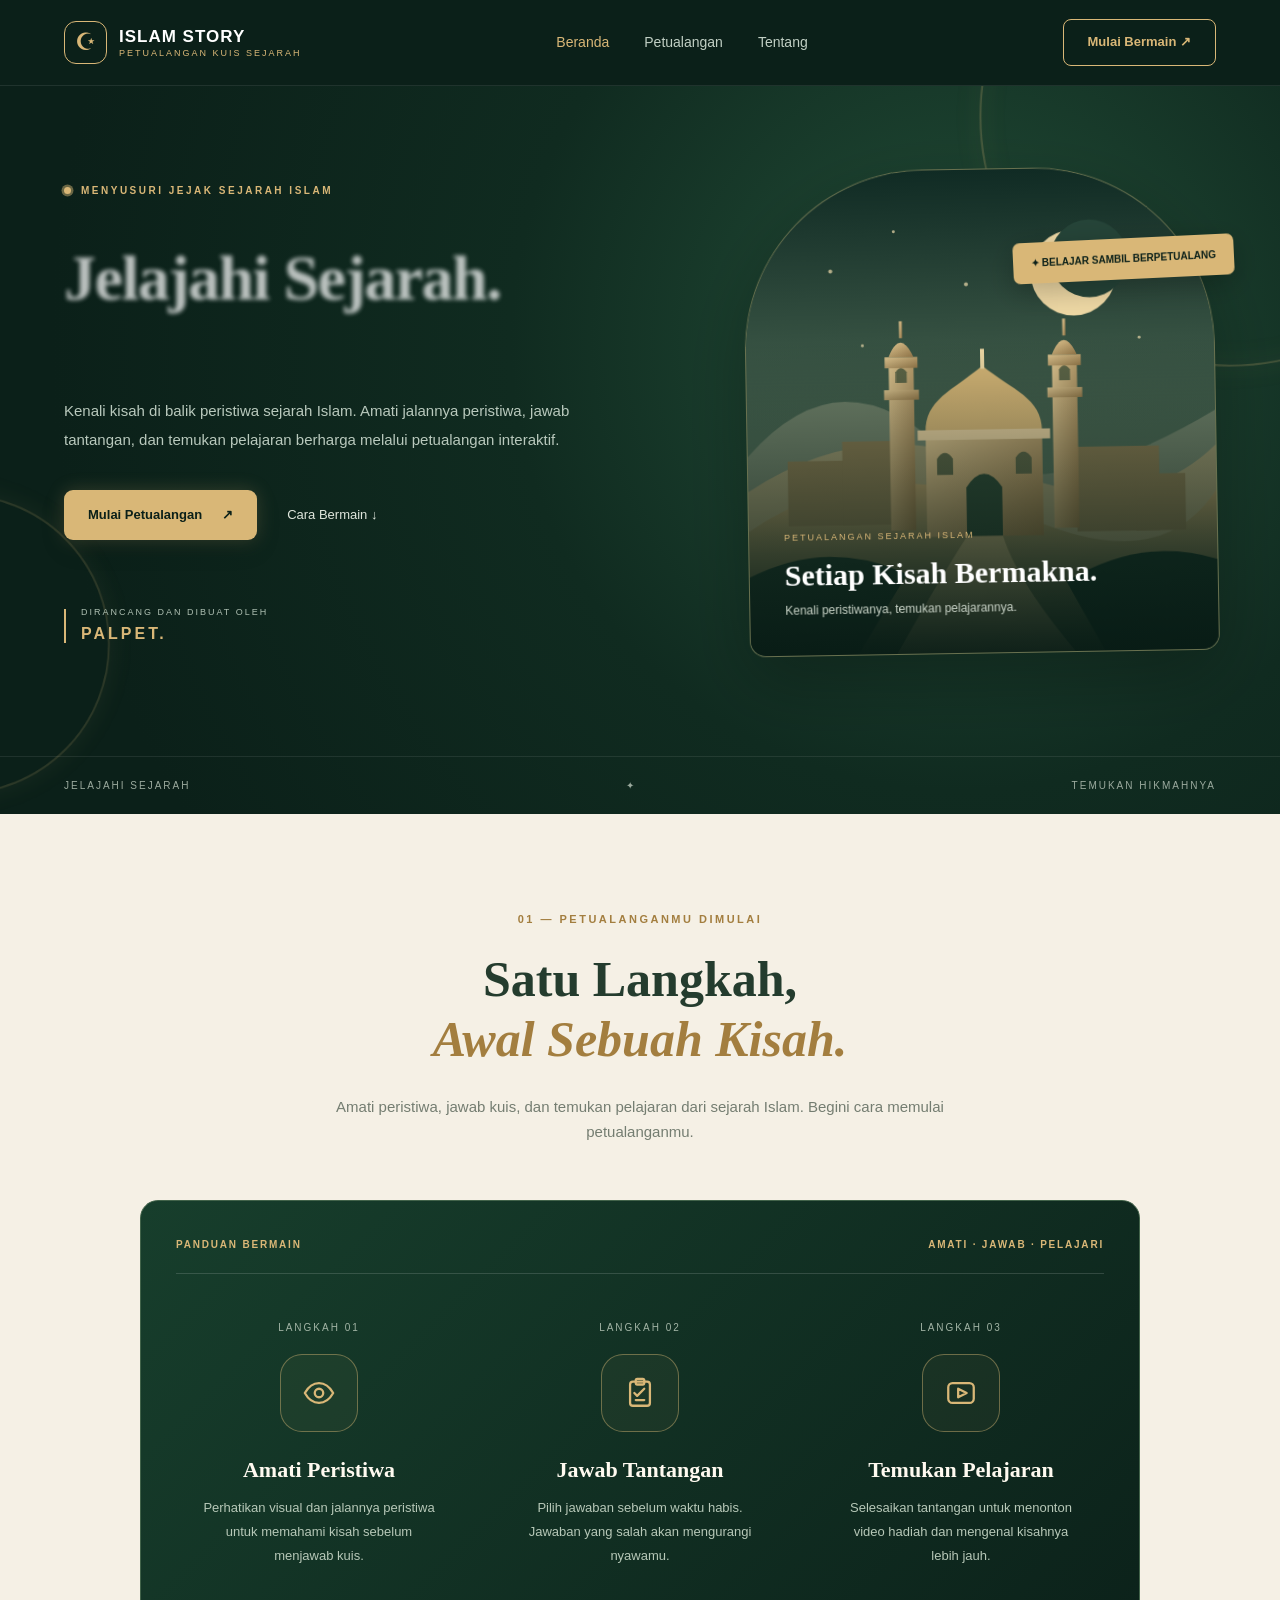
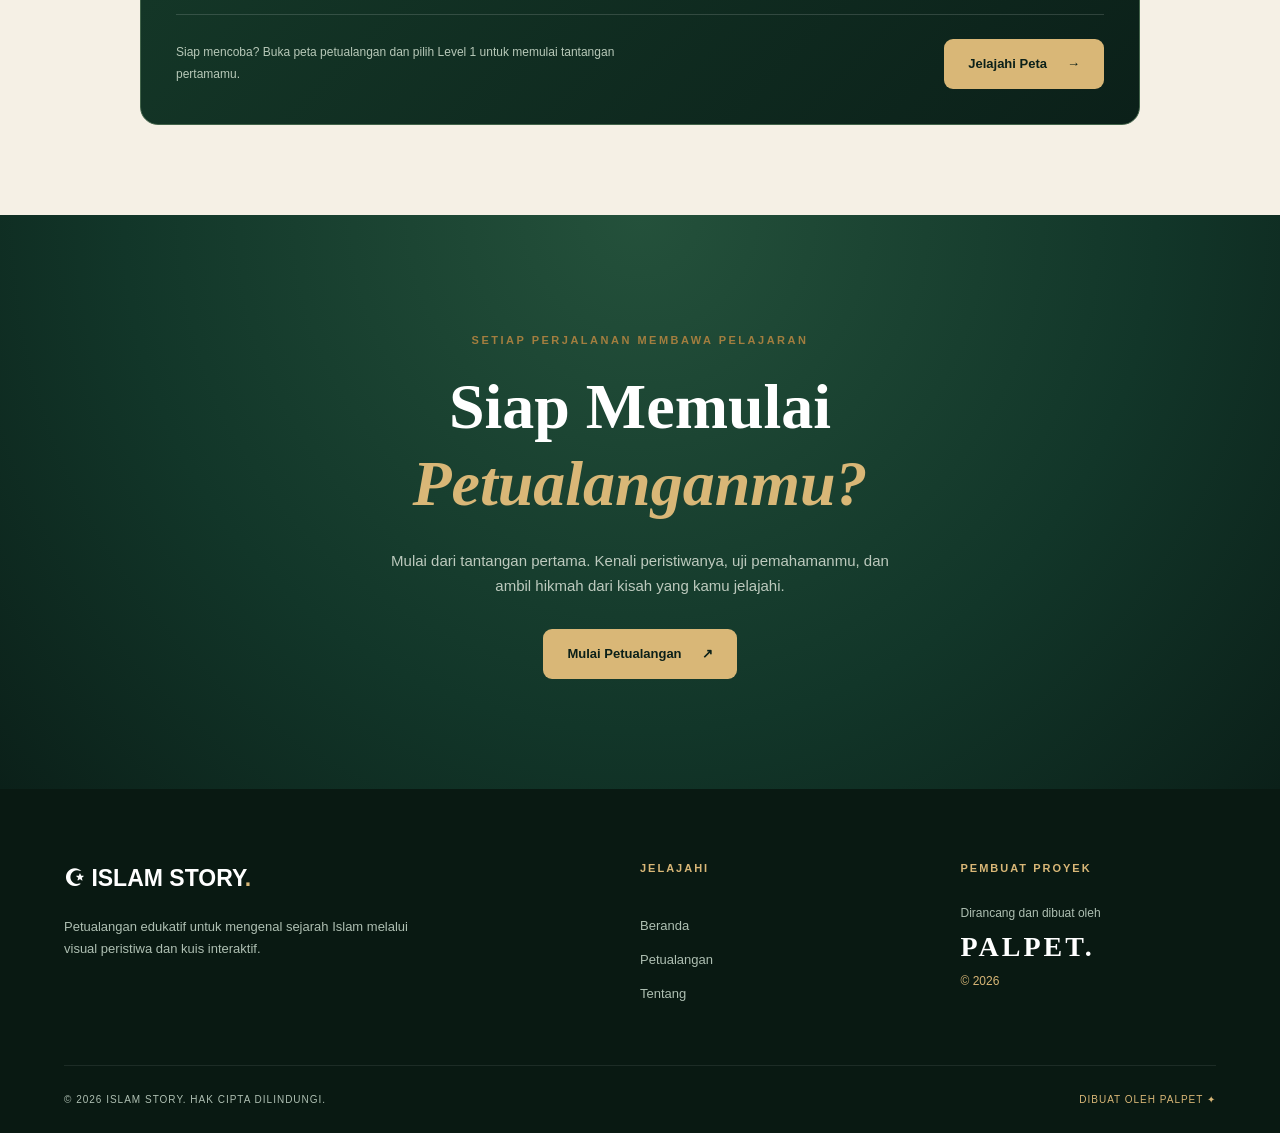
<file: index.html>
<!DOCTYPE html>
<html lang="id">
<head>
    <meta charset="UTF-8">
    <meta name="viewport" content="width=device-width, initial-scale=1.0">
    <meta http-equiv="refresh" content="0;url=./html/index.html">
    <title>Islam Story</title>
</head>
<body>
    <p>
        Mengalihkan ke Islam Story...
        <a href="./html/index.html">Buka Beranda</a>
    </p>
</body>
</html>
</file>
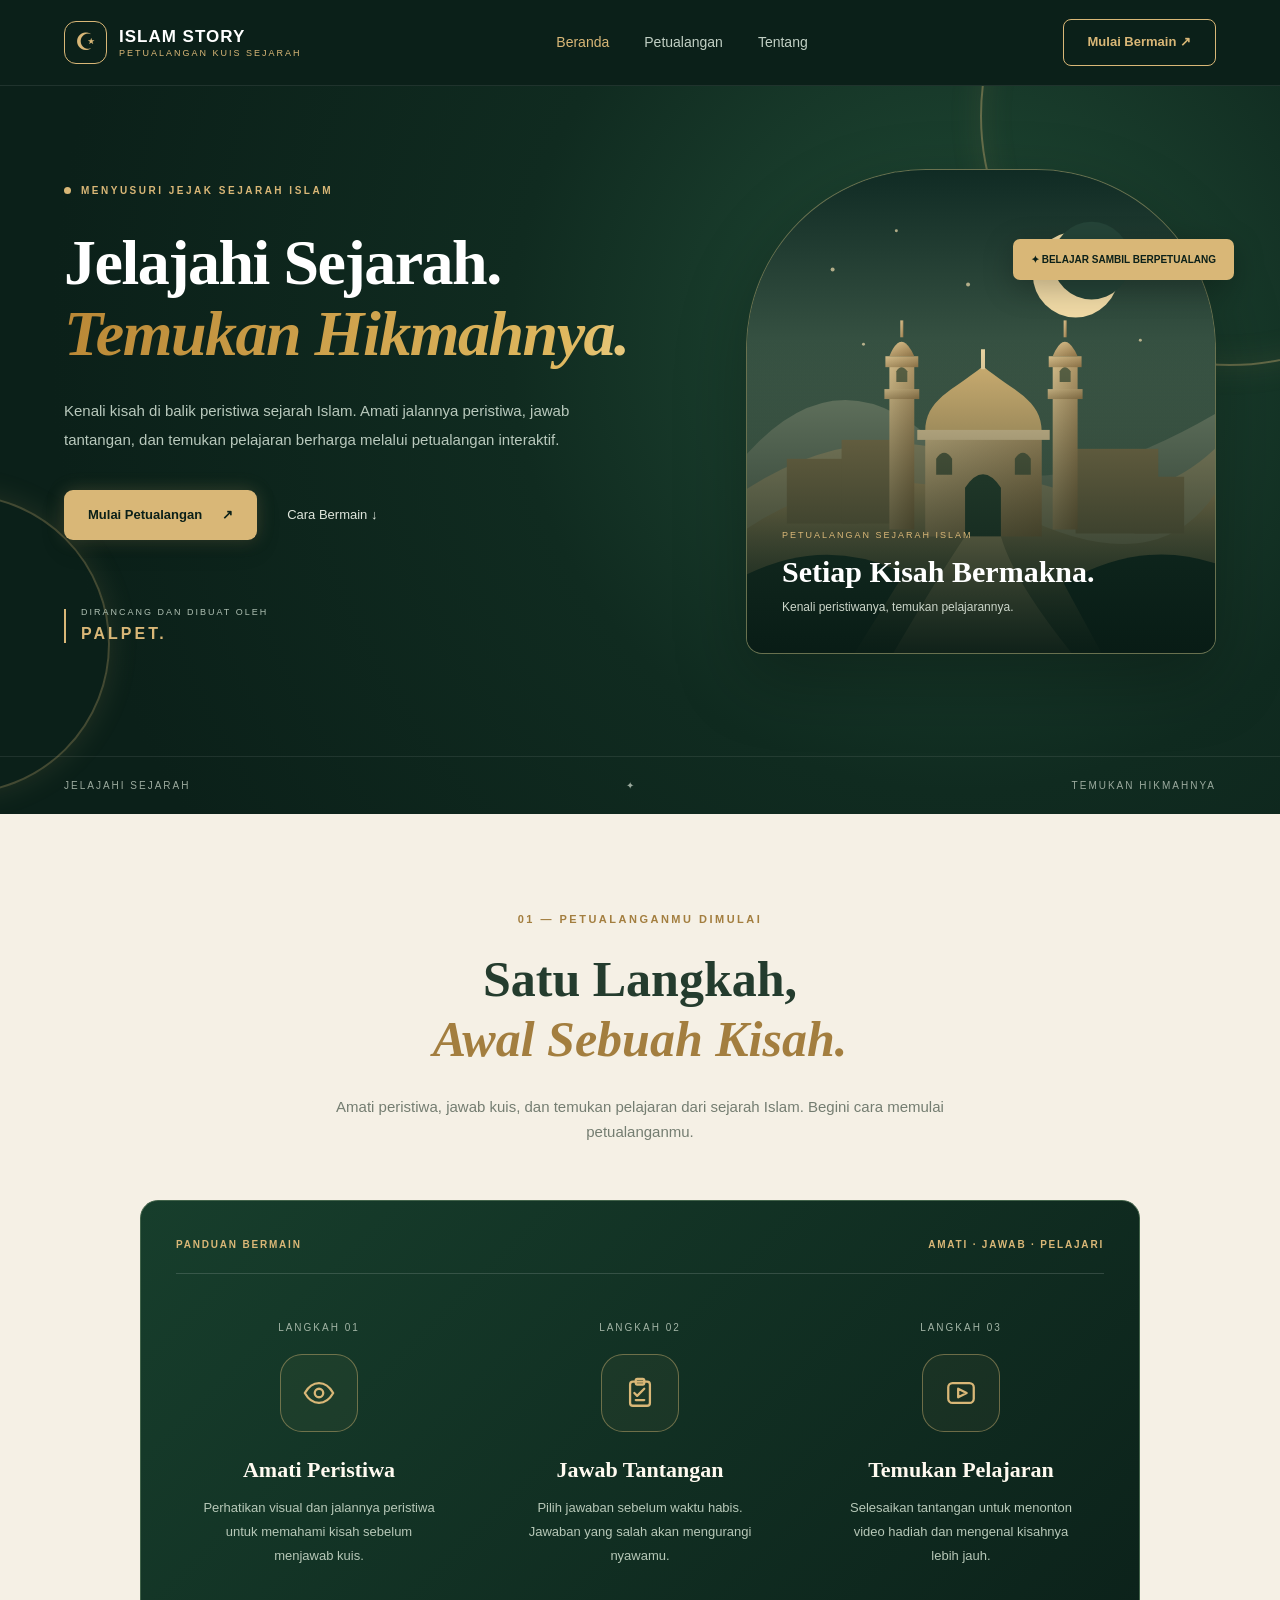
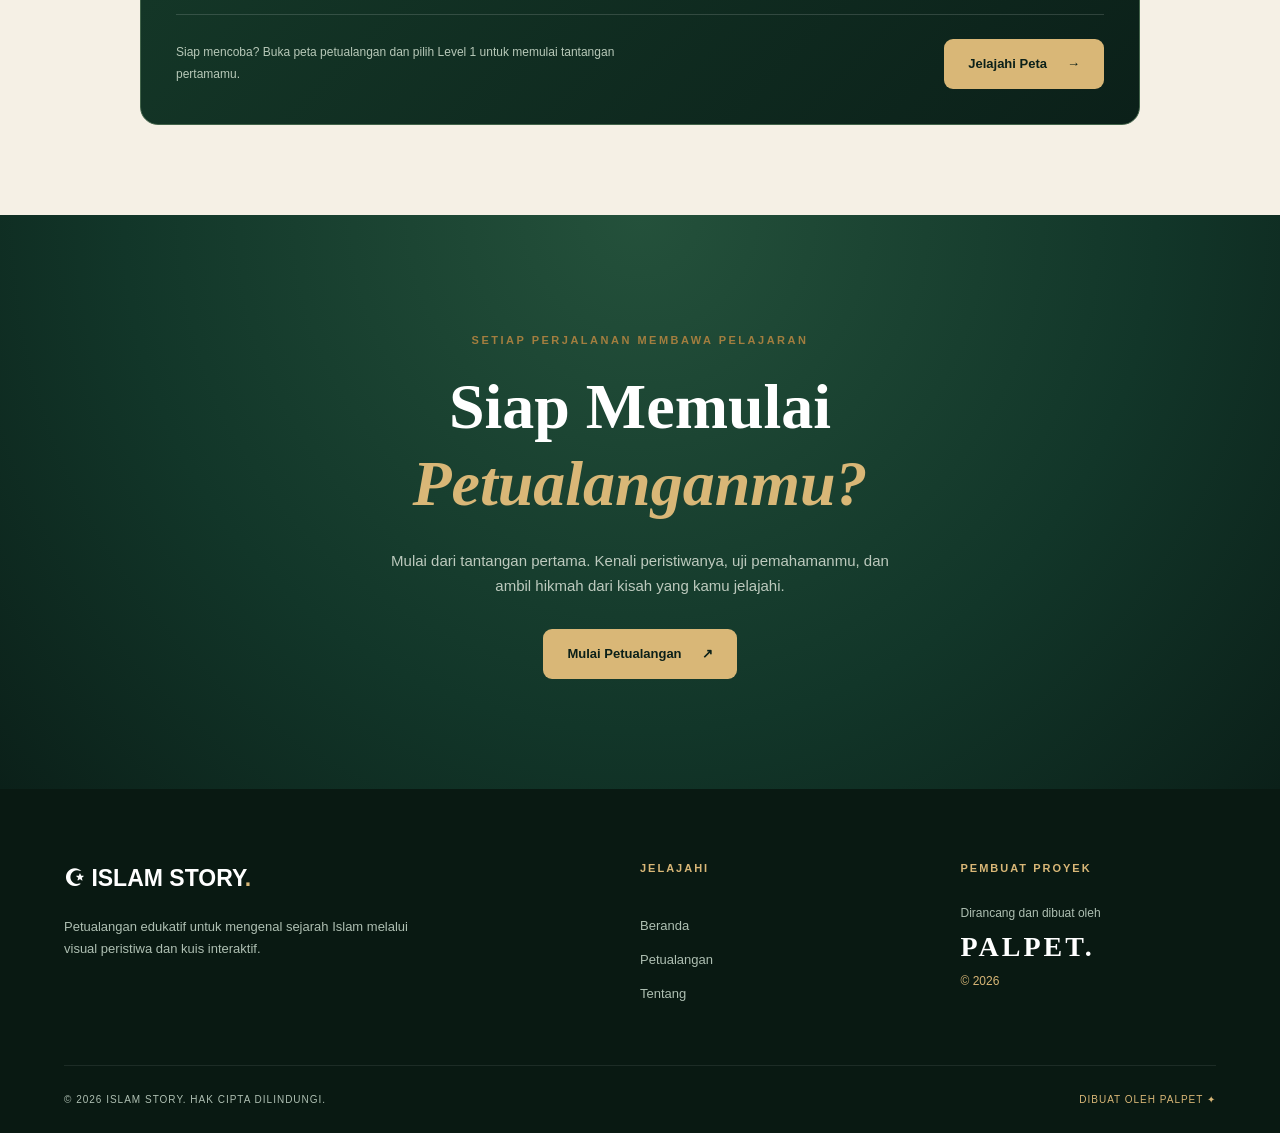
<file: html/index.html>
<!DOCTYPE html>
<html lang="id">
<head>
    <meta charset="UTF-8">
    <meta name="viewport" content="width=device-width, initial-scale=1.0">

    <title>Beranda | Islam Story</title>

    <meta
        name="description"
        content="Jelajahi sejarah Islam melalui visual peristiwa, kuis interaktif, dan petualangan edukatif.">

    <link rel="stylesheet" href="../css/global.css">
    <link rel="stylesheet" href="../css/home.css">

    <style>
        .home-guide {
            background: var(--cream);
            padding: 90px 0;
        }

        .home-guide-panel {
            max-width: 1000px;
            margin: 0 auto;
            padding: 35px;
            background: linear-gradient(135deg, #173e2c, #0b2019);
            border: 1px solid #42634a;
            border-radius: 18px;
            color: white;
        }

        .home-guide-top {
            display: flex;
            justify-content: space-between;
            align-items: center;
            flex-wrap: wrap;
            gap: 12px;
            padding-bottom: 20px;
            border-bottom: 1px solid #ffffff25;
            color: var(--gold);
            font-size: 10px;
            font-weight: 600;
            letter-spacing: 1.8px;
        }

        .home-guide-grid {
            display: grid;
            grid-template-columns: repeat(3, minmax(0, 1fr));
            gap: 35px;
            padding: 45px 0;
        }

        .home-guide-card {
            position: relative;
            display: flex;
            flex-direction: column;
            align-items: center;
            text-align: center;
        }

        .home-guide-number {
            color: #a2b4a5;
            font-size: 10px;
            letter-spacing: 2px;
            margin-bottom: 18px;
        }

        .home-guide-icon {
            display: grid;
            place-items: center;
            width: 78px;
            height: 78px;
            margin-bottom: 23px;
            border: 1px solid #d9b77770;
            border-radius: 22px;
            background: #d9b7770d;
            color: var(--gold);
            transition:
                transform 0.3s ease,
                background-color 0.3s ease,
                box-shadow 0.3s ease;
        }

        .home-guide-icon svg {
            width: 34px;
            height: 34px;
            fill: none;
            stroke: currentColor;
            stroke-width: 1.6;
            stroke-linecap: round;
            stroke-linejoin: round;
        }

        .home-guide-card:hover .home-guide-icon {
            transform: translateY(-5px);
            background: #d9b77718;
            box-shadow: 0 10px 25px #00000020;
        }

        .home-guide-card h3 {
            margin-bottom: 12px;
            font-family: Georgia, serif;
            font-size: 22px;
            line-height: 1.35;
            color: #fffaf0;
        }

        .home-guide-card p {
            max-width: 240px;
            margin: 0;
            color: #b7c8b8;
            font-size: 13px;
            line-height: 1.85;
        }

        .home-guide-bottom {
            display: flex;
            justify-content: space-between;
            align-items: center;
            gap: 25px;
            padding-top: 24px;
            border-top: 1px solid #ffffff25;
        }

        .home-guide-bottom p {
            max-width: 460px;
            color: #b7c8b8;
            font-size: 12px;
            line-height: 1.8;
        }

        .home-guide-bottom .button-gold {
            flex-shrink: 0;
        }

        @media (max-width: 768px) {
            .home-guide {
                padding: 65px 0;
            }

            .home-guide-panel {
                padding: 25px;
            }

            .home-guide-grid {
                grid-template-columns: 1fr;
                gap: 0;
                padding: 10px 0;
            }

            .home-guide-card {
                padding: 30px 0;
            }

            .home-guide-card + .home-guide-card {
                border-top: 1px solid #ffffff15;
            }

            .home-guide-card p {
                max-width: 320px;
            }

            .home-guide-bottom {
                flex-direction: column;
                text-align: center;
            }

            .home-guide-top {
                justify-content: center;
                text-align: center;
            }
        }

        @media (prefers-reduced-motion: reduce) {
            .home-guide-icon {
                transition: none;
            }

            .home-guide-card:hover .home-guide-icon {
                transform: none;
            }
        }
    </style>
</head>

<body>

    <header class="header">
        <div class="container navbar">

            <a
                href="index.html"
                class="brand"
                aria-label="Islam Story — Beranda">

                <div class="brand-icon" aria-hidden="true">☪</div>

                <div class="brand-text">
                    <strong>ISLAM STORY</strong>
                    <small>PETUALANGAN KUIS SEJARAH</small>
                </div>
            </a>

            <nav class="nav-menu" aria-label="Navigasi utama">
                <a
                    href="index.html"
                    class="active"
                    aria-current="page">
                    Beranda
                </a>

                <a href="adventure.html">Petualangan</a>
                <a href="about.html">Tentang</a>
            </nav>

            <a href="adventure.html" class="nav-button">
                Mulai Bermain ↗
            </a>

        </div>
    </header>

    <main>

        <section class="hero" aria-labelledby="hero-title">

            <div
                class="hero-decoration decoration-one"
                aria-hidden="true">
            </div>

            <div
                class="hero-decoration decoration-two"
                aria-hidden="true">
            </div>

            <div class="container hero-layout">

                <div class="hero-text">

                    <div class="eyebrow">
                        <span
                            class="eyebrow-dot"
                            aria-hidden="true">
                        </span>

                        MENYUSURI JEJAK SEJARAH ISLAM
                    </div>

                    <h1 id="hero-title">
                        Jelajahi Sejarah.
                        <span>Temukan Hikmahnya.</span>
                    </h1>

                    <p class="hero-description">
                        Kenali kisah di balik peristiwa sejarah Islam.
                        Amati jalannya peristiwa, jawab tantangan,
                        dan temukan pelajaran berharga melalui
                        petualangan interaktif.
                    </p>

                    <div class="hero-actions">

                        <a href="adventure.html" class="button-gold">
                            Mulai Petualangan
                            <span aria-hidden="true">↗</span>
                        </a>

                        <a href="#cara-bermain" class="button-outline">
                            Cara Bermain ↓
                        </a>

                    </div>

                    <div class="creator">

                        <div
                            class="creator-line"
                            aria-hidden="true">
                        </div>

                        <div class="creator-info">
                            <small>DIRANCANG DAN DIBUAT OLEH</small>
                            <strong>PALPET.</strong>
                        </div>

                    </div>

                </div>

                <div class="hero-visual">

                    <div class="image-frame">

                        <svg
                            class="hero-image"
                            viewBox="0 0 470 485"
                            preserveAspectRatio="xMidYMid slice"
                            xmlns="http://www.w3.org/2000/svg"
                            role="img"
                            aria-labelledby="illustration-title">

                            <title id="illustration-title">
                                Ilustrasi dekoratif kota berkubah
                                di tengah lanskap gurun
                            </title>

                            <defs>

                                <linearGradient
                                    id="home-sky"
                                    x1="0"
                                    y1="0"
                                    x2="0"
                                    y2="1">

                                    <stop
                                        offset="0%"
                                        stop-color="#102b24"/>

                                    <stop
                                        offset="65%"
                                        stop-color="#55705a"/>

                                    <stop
                                        offset="100%"
                                        stop-color="#c6a76c"/>

                                </linearGradient>

                                <linearGradient
                                    id="home-sand"
                                    x1="0"
                                    y1="0"
                                    x2="0"
                                    y2="1">

                                    <stop
                                        offset="0%"
                                        stop-color="#b49a67"/>

                                    <stop
                                        offset="100%"
                                        stop-color="#354d38"/>

                                </linearGradient>

                                <linearGradient
                                    id="home-building"
                                    x1="0"
                                    y1="0"
                                    x2="1"
                                    y2="1">

                                    <stop
                                        offset="0%"
                                        stop-color="#dfc590"/>

                                    <stop
                                        offset="100%"
                                        stop-color="#947749"/>

                                </linearGradient>

                            </defs>

                            <rect
                                width="470"
                                height="485"
                                fill="url(#home-sky)"/>

                            <circle
                                cx="330"
                                cy="105"
                                r="43"
                                fill="#efd9a5"/>

                            <circle
                                cx="346"
                                cy="91"
                                r="39"
                                fill="#254438"/>

                            <g fill="#efdcad" opacity="0.7">
                                <circle cx="86" cy="100" r="2"/>
                                <circle cx="150" cy="61" r="1.5"/>
                                <circle cx="222" cy="115" r="2"/>
                                <circle cx="395" cy="171" r="1.5"/>
                                <circle cx="117" cy="175" r="1.5"/>
                            </g>

                            <path
                                d="M0 285 Q90 185 185 270
                                   T470 245 V485 H0Z"
                                fill="#71816a"/>

                            <path
                                d="M0 320 Q125 240 255 300
                                   T470 280 V485 H0Z"
                                fill="#9c956f"/>

                            <path
                                d="M0 360 Q130 275 270 345
                                   T470 325 V485 H0Z"
                                fill="url(#home-sand)"/>

                            <g fill="#887951">
                                <rect
                                    x="40"
                                    y="290"
                                    width="72"
                                    height="65"/>

                                <rect
                                    x="95"
                                    y="271"
                                    width="60"
                                    height="84"/>

                                <rect
                                    x="330"
                                    y="280"
                                    width="83"
                                    height="85"/>

                                <rect
                                    x="389"
                                    y="308"
                                    width="50"
                                    height="57"/>
                            </g>

                            <g fill="url(#home-building)">

                                <rect
                                    x="143"
                                    y="195"
                                    width="25"
                                    height="166"/>

                                <rect
                                    x="138"
                                    y="220"
                                    width="35"
                                    height="10"/>

                                <rect
                                    x="139"
                                    y="187"
                                    width="33"
                                    height="11"/>

                                <path
                                    d="M143 187
                                       Q155 158 168 187Z"/>

                                <rect
                                    x="154"
                                    y="151"
                                    width="3"
                                    height="17"/>

                                <rect
                                    x="307"
                                    y="195"
                                    width="25"
                                    height="166"/>

                                <rect
                                    x="302"
                                    y="220"
                                    width="35"
                                    height="10"/>

                                <rect
                                    x="303"
                                    y="187"
                                    width="33"
                                    height="11"/>

                                <path
                                    d="M307 187
                                       Q319 158 332 187Z"/>

                                <rect
                                    x="318"
                                    y="151"
                                    width="3"
                                    height="17"/>

                            </g>

                            <rect
                                x="179"
                                y="263"
                                width="117"
                                height="105"
                                fill="url(#home-building)"/>

                            <path
                                d="M179 263
                                   C179 230 206 222 237 197
                                   C267 222 296 230 296 263Z"
                                fill="#d8b777"/>

                            <rect
                                x="235"
                                y="180"
                                width="4"
                                height="20"
                                fill="#efd9a5"/>

                            <rect
                                x="171"
                                y="261"
                                width="133"
                                height="10"
                                fill="#ead1a0"/>

                            <path
                                d="M219 368 V319
                                   Q237 292 255 319 V368Z"
                                fill="#304a36"/>

                            <g fill="#5e6547">

                                <path
                                    d="M190 306 V290
                                       Q198 278 206 290 V306Z"/>

                                <path
                                    d="M269 306 V290
                                       Q277 278 285 290 V306Z"/>

                                <path
                                    d="M150 213 V202
                                       Q155 194 161 202 V213Z"/>

                                <path
                                    d="M314 213 V202
                                       Q319 194 325 202 V213Z"/>

                            </g>

                            <path
                                d="M219 368
                                   Q192 408 147 485 H326
                                   Q268 413 255 368Z"
                                fill="#d5bd89"
                                opacity="0.55"/>

                            <path
                                d="M0 406
                                   Q80 367 158 405
                                   L108 485 H0Z"
                                fill="#203c2d"/>

                            <path
                                d="M470 395
                                   Q395 370 318 415
                                   L356 485 H470Z"
                                fill="#193629"/>

                        </svg>

                        <div
                            class="image-overlay"
                            aria-hidden="true">
                        </div>

                        <div class="image-caption">
                            <small>PETUALANGAN SEJARAH ISLAM</small>
                            <h3>Setiap Kisah Bermakna.</h3>
                            <p>
                                Kenali peristiwanya,
                                temukan pelajarannya.
                            </p>
                        </div>

                    </div>

                    <div class="floating-tag">
                        ✦ BELAJAR SAMBIL BERPETUALANG
                    </div>

                </div>

            </div>

            <div class="hero-bottom">
                <div class="container bottom-content">
                    <span>JELAJAHI SEJARAH</span>
                    <span aria-hidden="true">✦</span>
                    <span>TEMUKAN HIKMAHNYA</span>
                </div>
            </div>

        </section>

        <section
            class="home-guide"
            id="cara-bermain"
            aria-labelledby="guide-title">

            <div class="container">

                <div class="section-heading">

                    <span class="section-label">
                        01 — PETUALANGANMU DIMULAI
                    </span>

                    <h2 id="guide-title">
                        Satu Langkah,
                        <span>Awal Sebuah Kisah.</span>
                    </h2>

                    <p>
                        Amati peristiwa, jawab kuis, dan temukan
                        pelajaran dari sejarah Islam.
                        Begini cara memulai petualanganmu.
                    </p>

                </div>

                <div class="home-guide-panel">

                    <div class="home-guide-top">
                        <span>PANDUAN BERMAIN</span>
                        <span>AMATI · JAWAB · PELAJARI</span>
                    </div>

                    <div class="home-guide-grid">

                        <article class="home-guide-card">

                            <span class="home-guide-number">
                                LANGKAH 01
                            </span>

                            <div
                                class="home-guide-icon"
                                aria-hidden="true">

                                <svg
                                    viewBox="0 0 24 24"
                                    xmlns="http://www.w3.org/2000/svg">

                                    <path
                                        d="M2 12
                                           C4.5 7.5 8 5 12 5
                                           S19.5 7.5 22 12
                                           C19.5 16.5 16 19 12 19
                                           S4.5 16.5 2 12Z"/>

                                    <circle cx="12" cy="12" r="3"/>

                                </svg>

                            </div>

                            <h3>Amati Peristiwa</h3>

                            <p>
                                Perhatikan visual dan jalannya
                                peristiwa untuk memahami kisah
                                sebelum menjawab kuis.
                            </p>

                        </article>

                        <article class="home-guide-card">

                            <span class="home-guide-number">
                                LANGKAH 02
                            </span>

                            <div
                                class="home-guide-icon"
                                aria-hidden="true">

                                <svg
                                    viewBox="0 0 24 24"
                                    xmlns="http://www.w3.org/2000/svg">

                                    <rect
                                        x="5"
                                        y="4"
                                        width="14"
                                        height="17"
                                        rx="2"/>

                                    <rect
                                        x="9"
                                        y="2"
                                        width="6"
                                        height="4"
                                        rx="1"/>

                                    <path d="M8 12 L10 14 L15 9"/>
                                    <path d="M9 17 H15"/>

                                </svg>

                            </div>

                            <h3>Jawab Tantangan</h3>

                            <p>
                                Pilih jawaban sebelum waktu habis.
                                Jawaban yang salah akan
                                mengurangi nyawamu.
                            </p>

                        </article>

                        <article class="home-guide-card">

                            <span class="home-guide-number">
                                LANGKAH 03
                            </span>

                            <div
                                class="home-guide-icon"
                                aria-hidden="true">

                                <svg
                                    viewBox="0 0 24 24"
                                    xmlns="http://www.w3.org/2000/svg">

                                    <rect
                                        x="3"
                                        y="5"
                                        width="18"
                                        height="14"
                                        rx="3"/>

                                    <path d="M10 9 L16 12 L10 15Z"/>

                                </svg>

                            </div>

                            <h3>Temukan Pelajaran</h3>

                            <p>
                                Selesaikan tantangan untuk
                                menonton video hadiah dan
                                mengenal kisahnya lebih jauh.
                            </p>

                        </article>

                    </div>

                    <div class="home-guide-bottom">

                        <p>
                            Siap mencoba? Buka peta petualangan
                            dan pilih Level 1 untuk memulai
                            tantangan pertamamu.
                        </p>

                        <a href="adventure.html" class="button-gold">
                            Jelajahi Peta
                            <span aria-hidden="true">→</span>
                        </a>

                    </div>

                </div>

            </div>

        </section>

        <section class="closing" aria-labelledby="closing-title">

            <div class="container closing-content">

                <span class="section-label">
                    SETIAP PERJALANAN MEMBAWA PELAJARAN
                </span>

                <h2 id="closing-title">
                    Siap Memulai
                    <span>Petualanganmu?</span>
                </h2>

                <p>
                    Mulai dari tantangan pertama.
                    Kenali peristiwanya, uji pemahamanmu,
                    dan ambil hikmah dari kisah yang kamu jelajahi.
                </p>

                <a href="adventure.html" class="button-gold">
                    Mulai Petualangan
                    <span aria-hidden="true">↗</span>
                </a>

            </div>

        </section>

    </main>

    <footer class="footer">
        <div class="container">

            <div class="footer-main">

                <div class="footer-brand">

                    <h2>☪ ISLAM STORY<span>.</span></h2>

                    <p>
                        Petualangan edukatif untuk mengenal
                        sejarah Islam melalui visual peristiwa
                        dan kuis interaktif.
                    </p>

                </div>

                <div class="footer-links">
                    <h4>JELAJAHI</h4>
                    <a href="index.html">Beranda</a>
                    <a href="adventure.html">Petualangan</a>
                    <a href="about.html">Tentang</a>
                </div>

                <div class="footer-credit">
                    <h4>PEMBUAT PROYEK</h4>
                    <p>Dirancang dan dibuat oleh</p>
                    <strong>PALPET.</strong>
                    <span>© 2026</span>
                </div>

            </div>

            <div class="footer-bottom">
                <span>
                    © 2026 ISLAM STORY. HAK CIPTA DILINDUNGI.
                </span>

                <span>DIBUAT OLEH PALPET ✦</span>
            </div>

        </div>
    </footer>

</body>
</html>
</file>
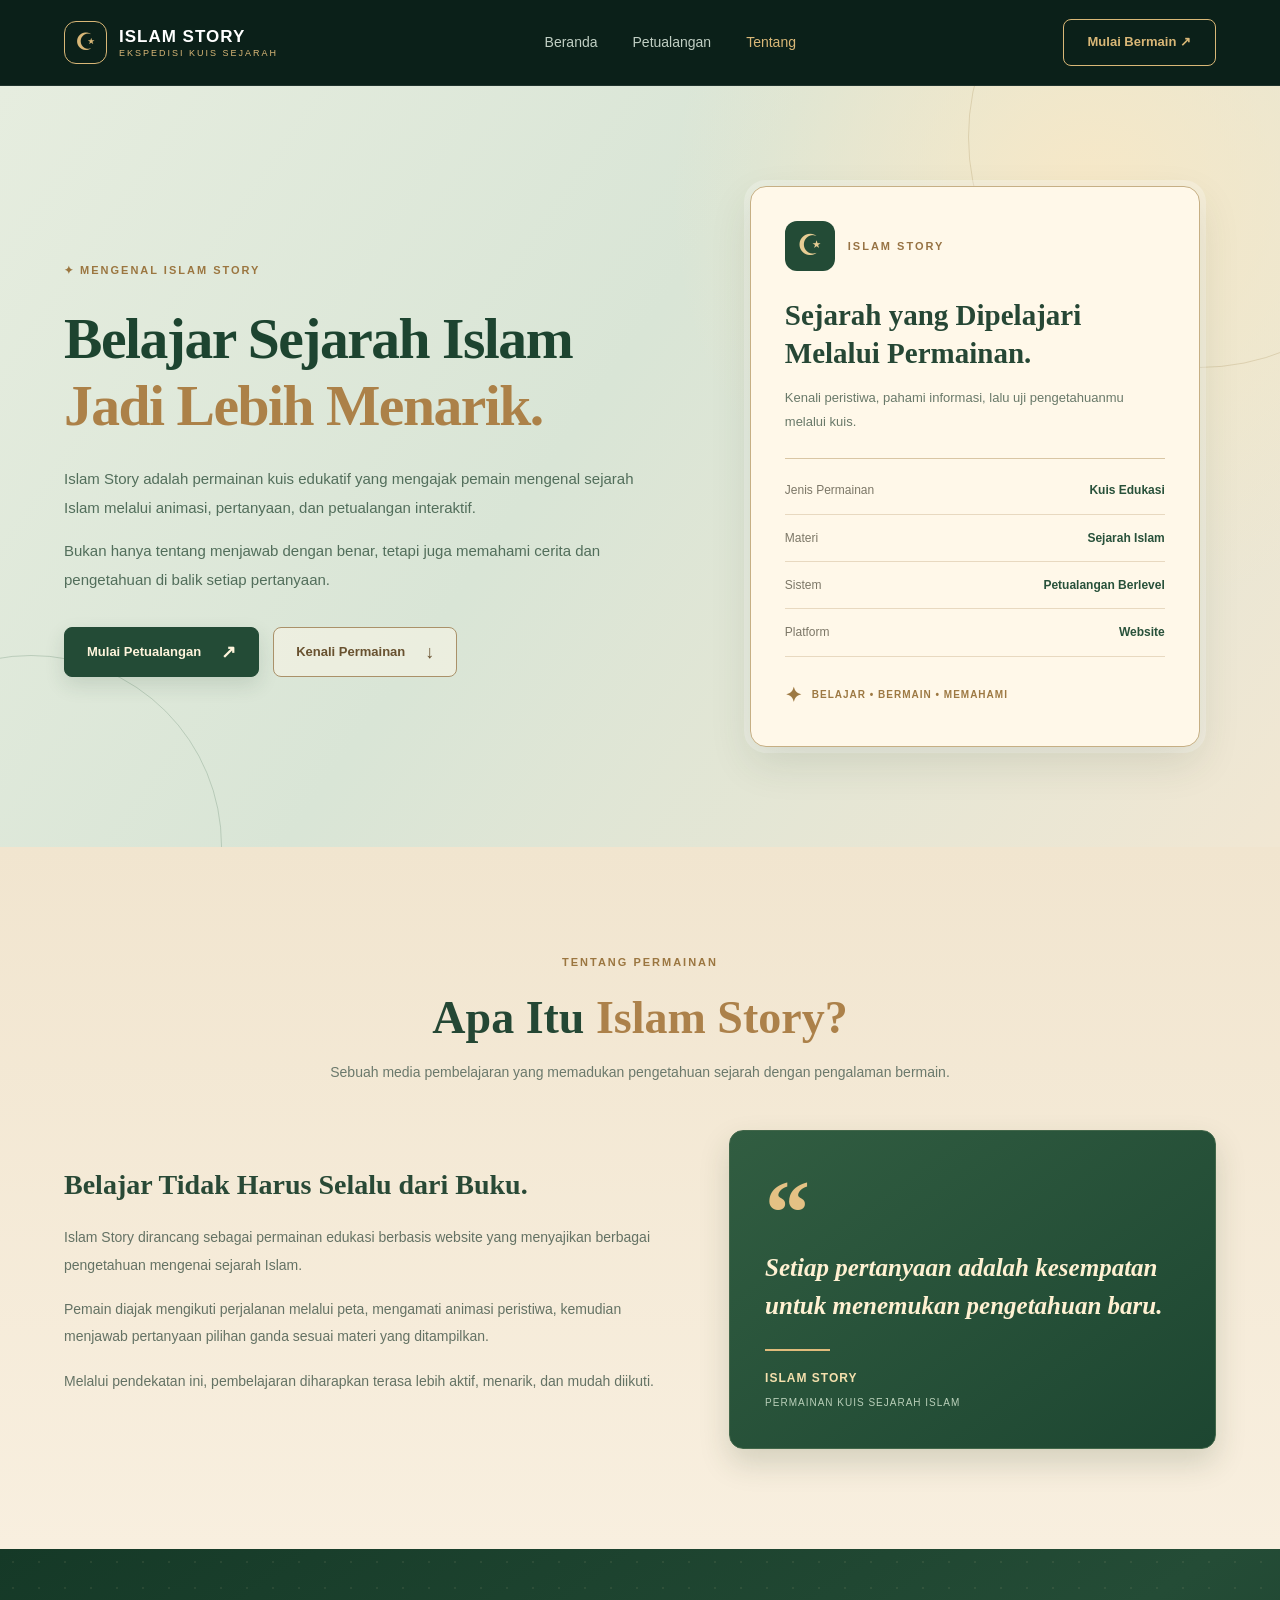
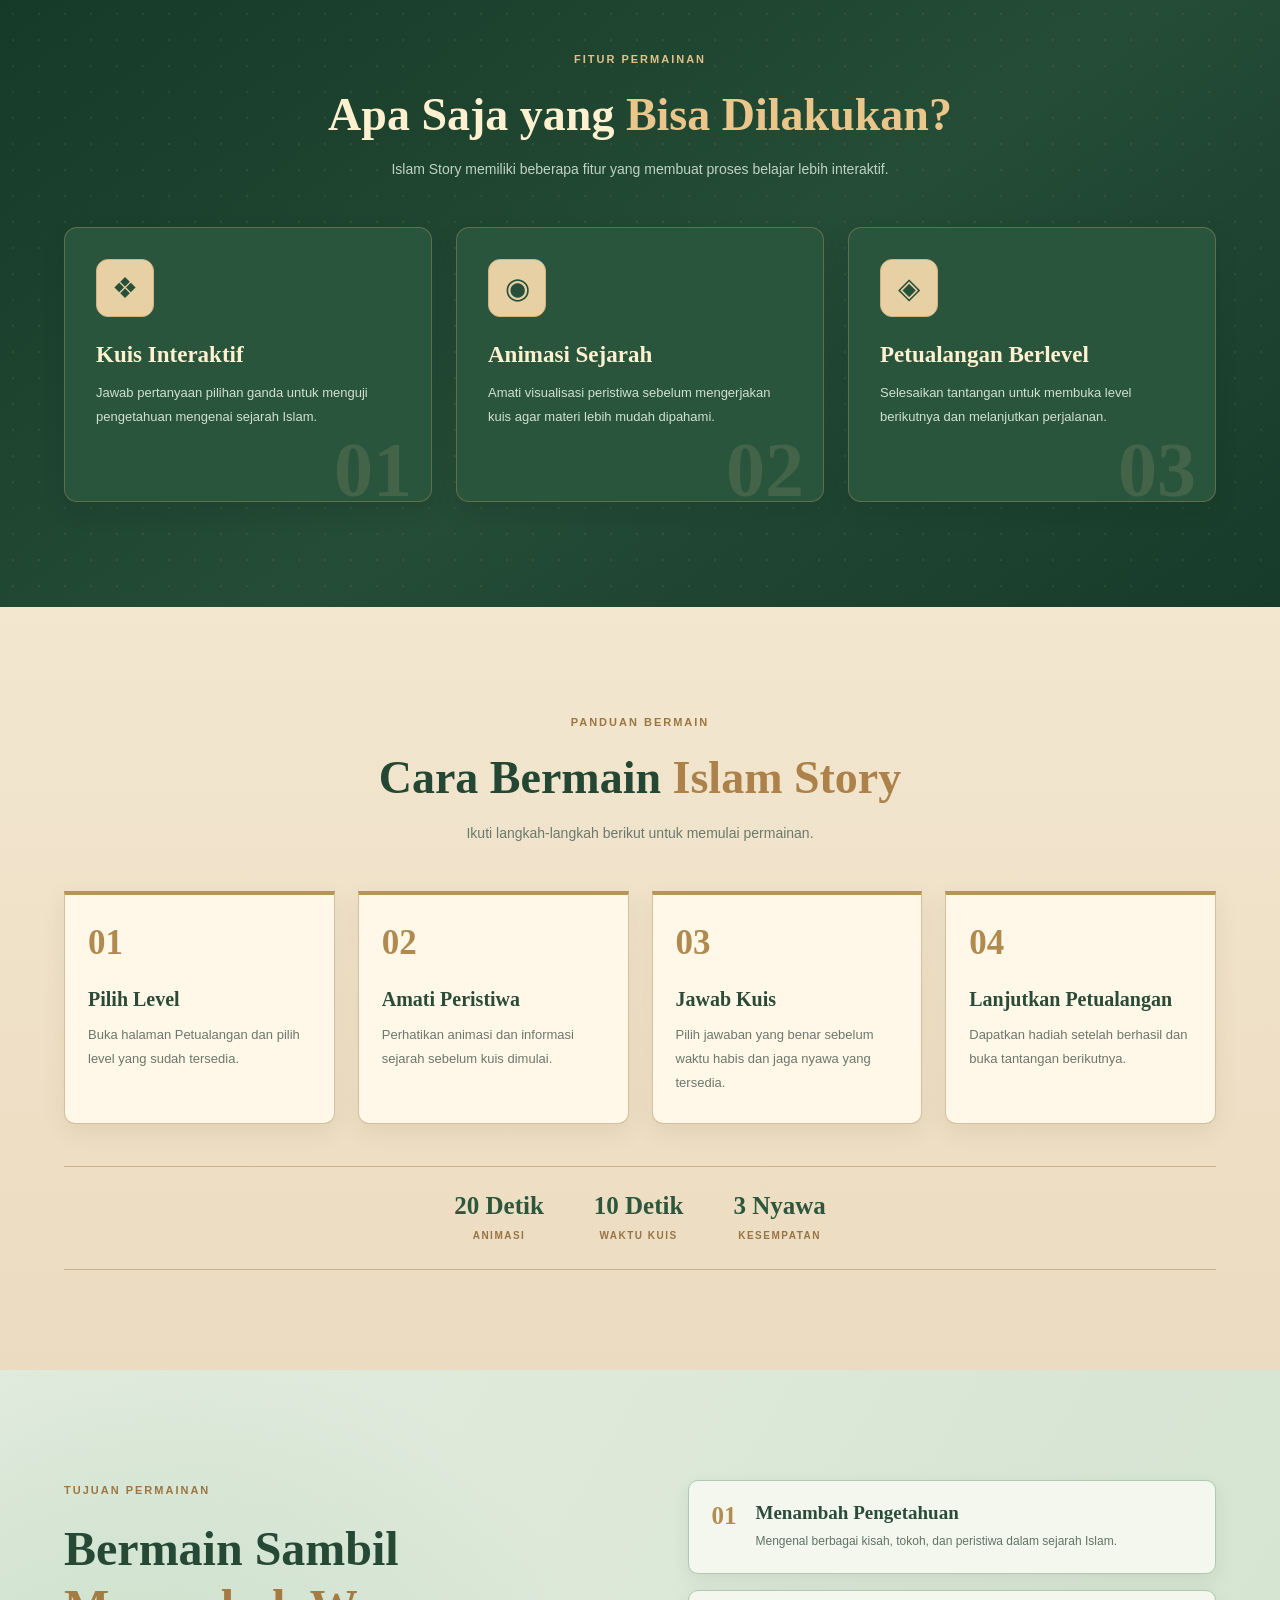
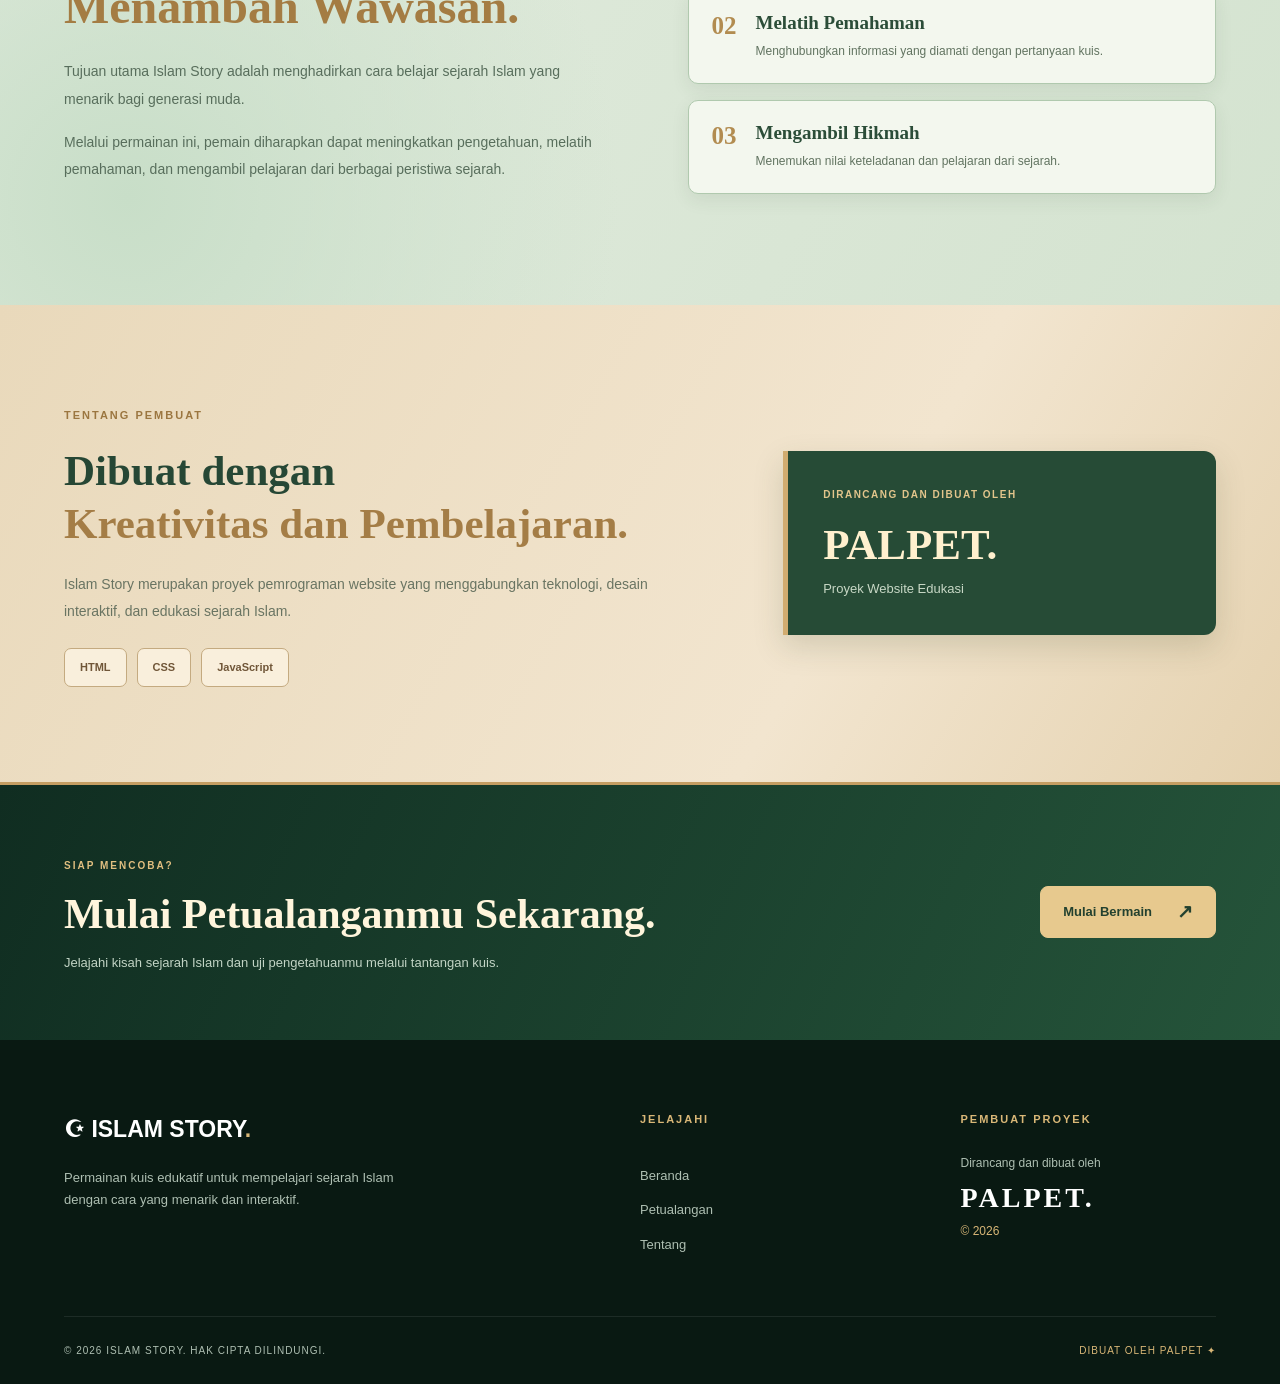
<file: html/about.html>
<!DOCTYPE html>
<html lang="id">
<head>
    <meta charset="UTF-8">
    <meta name="viewport" content="width=device-width, initial-scale=1.0">
    <meta name="theme-color" content="#f6f2e9">

    <title>Tentang | Islam Story</title>

    <link rel="stylesheet" href="../css/global.css">
    <link rel="stylesheet" href="../css/about.css">
</head>

<body class="about-page">

<header class="header">
    <div class="container navbar">

        <a href="index.html" class="brand">
            <div class="brand-icon">☪</div>

            <div class="brand-text">
                <strong>ISLAM STORY</strong>
                <small>EKSPEDISI KUIS SEJARAH</small>
            </div>
        </a>

        <nav class="nav-menu">
            <a href="index.html">Beranda</a>
            <a href="adventure.html">Petualangan</a>
            <a href="about.html" class="active">Tentang</a>
        </nav>

        <a href="adventure.html" class="nav-button">
            Mulai Bermain ↗
        </a>

    </div>
</header>

<main>

    <section class="about-hero">
        <div class="container about-hero-layout">

            <div class="about-hero-content">

                <span class="about-eyebrow">
                    ✦ MENGENAL ISLAM STORY
                </span>

                <h1>
                    Belajar Sejarah Islam
                    <span>Jadi Lebih Menarik.</span>
                </h1>

                <p>
                    Islam Story adalah permainan kuis
                    edukatif yang mengajak pemain
                    mengenal sejarah Islam melalui
                    animasi, pertanyaan, dan
                    petualangan interaktif.
                </p>

                <p>
                    Bukan hanya tentang menjawab
                    dengan benar, tetapi juga
                    memahami cerita dan pengetahuan
                    di balik setiap pertanyaan.
                </p>

                <div class="about-hero-actions">

                    <a href="adventure.html" class="about-button-primary">
                        Mulai Petualangan
                        <span>↗</span>
                    </a>

                    <a href="#tentang-permainan" class="about-button-secondary">
                        Kenali Permainan
                        <span>↓</span>
                    </a>

                </div>

            </div>

            <div class="about-hero-side">

                <div class="about-overview-card">

                    <div class="about-overview-top">
                        <div class="about-overview-icon">
                            ☪
                        </div>

                        <span>ISLAM STORY</span>
                    </div>

                    <h2>
                        Sejarah yang Dipelajari
                        Melalui Permainan.
                    </h2>

                    <p>
                        Kenali peristiwa, pahami
                        informasi, lalu uji
                        pengetahuanmu melalui kuis.
                    </p>

                    <div class="about-overview-divider"></div>

                    <div class="about-overview-row">
                        <span>Jenis Permainan</span>
                        <strong>Kuis Edukasi</strong>
                    </div>

                    <div class="about-overview-row">
                        <span>Materi</span>
                        <strong>Sejarah Islam</strong>
                    </div>

                    <div class="about-overview-row">
                        <span>Sistem</span>
                        <strong>Petualangan Berlevel</strong>
                    </div>

                    <div class="about-overview-row">
                        <span>Platform</span>
                        <strong>Website</strong>
                    </div>

                    <div class="about-overview-bottom">
                        <span>✦</span>
                        BELAJAR • BERMAIN • MEMAHAMI
                    </div>

                </div>

            </div>

        </div>
    </section>

    <section class="about-introduction" id="tentang-permainan">

        <div class="container">

            <div class="about-section-heading">

                <span class="about-section-label">
                    TENTANG PERMAINAN
                </span>

                <h2>
                    Apa Itu <span>Islam Story?</span>
                </h2>

                <p>
                    Sebuah media pembelajaran yang
                    memadukan pengetahuan sejarah
                    dengan pengalaman bermain.
                </p>

            </div>

            <div class="about-introduction-content">

                <div class="about-introduction-text">

                    <h3>
                        Belajar Tidak Harus
                        Selalu dari Buku.
                    </h3>

                    <p>
                        Islam Story dirancang sebagai
                        permainan edukasi berbasis
                        website yang menyajikan
                        berbagai pengetahuan
                        mengenai sejarah Islam.
                    </p>

                    <p>
                        Pemain diajak mengikuti
                        perjalanan melalui peta,
                        mengamati animasi peristiwa,
                        kemudian menjawab pertanyaan
                        pilihan ganda sesuai
                        materi yang ditampilkan.
                    </p>

                    <p>
                        Melalui pendekatan ini,
                        pembelajaran diharapkan
                        terasa lebih aktif,
                        menarik, dan mudah diikuti.
                    </p>

                </div>

                <div class="about-quote-card">

                    <span class="about-quote-symbol">“</span>

                    <blockquote>
                        Setiap pertanyaan adalah
                        kesempatan untuk menemukan
                        pengetahuan baru.
                    </blockquote>

                    <div class="about-quote-line"></div>

                    <strong>
                        ISLAM STORY
                    </strong>

                    <small>
                        PERMAINAN KUIS SEJARAH ISLAM
                    </small>

                </div>

            </div>

        </div>

    </section>

    <section class="about-features">

        <div class="container">

            <div class="about-section-heading">

                <span class="about-section-label">
                    FITUR PERMAINAN
                </span>

                <h2>
                    Apa Saja yang
                    <span>Bisa Dilakukan?</span>
                </h2>

                <p>
                    Islam Story memiliki beberapa
                    fitur yang membuat proses
                    belajar lebih interaktif.
                </p>

            </div>

            <div class="about-features-grid">

                <article class="about-feature-card">

                    <div class="about-feature-icon">
                        ❖
                    </div>

                    <h3>Kuis Interaktif</h3>

                    <p>
                        Jawab pertanyaan pilihan
                        ganda untuk menguji
                        pengetahuan mengenai
                        sejarah Islam.
                    </p>

                    <span class="about-feature-number">01</span>

                </article>

                <article class="about-feature-card">

                    <div class="about-feature-icon">
                        ◉
                    </div>

                    <h3>Animasi Sejarah</h3>

                    <p>
                        Amati visualisasi peristiwa
                        sebelum mengerjakan kuis
                        agar materi lebih mudah
                        dipahami.
                    </p>

                    <span class="about-feature-number">02</span>

                </article>

                <article class="about-feature-card">

                    <div class="about-feature-icon">
                        ◈
                    </div>

                    <h3>Petualangan Berlevel</h3>

                    <p>
                        Selesaikan tantangan
                        untuk membuka level
                        berikutnya dan melanjutkan
                        perjalanan.
                    </p>

                    <span class="about-feature-number">03</span>

                </article>

            </div>

        </div>

    </section>

    <section class="about-how" id="cara-bermain">

        <div class="container">

            <div class="about-section-heading">

                <span class="about-section-label">
                    PANDUAN BERMAIN
                </span>

                <h2>
                    Cara Bermain
                    <span>Islam Story</span>
                </h2>

                <p>
                    Ikuti langkah-langkah berikut
                    untuk memulai permainan.
                </p>

            </div>

            <div class="about-steps">

                <div class="about-step">

                    <div class="about-step-number">
                        01
                    </div>

                    <div class="about-step-body">
                        <h3>Pilih Level</h3>

                        <p>
                            Buka halaman Petualangan
                            dan pilih level yang
                            sudah tersedia.
                        </p>
                    </div>

                </div>

                <div class="about-step">

                    <div class="about-step-number">
                        02
                    </div>

                    <div class="about-step-body">
                        <h3>Amati Peristiwa</h3>

                        <p>
                            Perhatikan animasi dan
                            informasi sejarah
                            sebelum kuis dimulai.
                        </p>
                    </div>

                </div>

                <div class="about-step">

                    <div class="about-step-number">
                        03
                    </div>

                    <div class="about-step-body">
                        <h3>Jawab Kuis</h3>

                        <p>
                            Pilih jawaban yang
                            benar sebelum waktu
                            habis dan jaga
                            nyawa yang tersedia.
                        </p>
                    </div>

                </div>

                <div class="about-step">

                    <div class="about-step-number">
                        04
                    </div>

                    <div class="about-step-body">
                        <h3>Lanjutkan Petualangan</h3>

                        <p>
                            Dapatkan hadiah setelah
                            berhasil dan buka
                            tantangan berikutnya.
                        </p>
                    </div>

                </div>

            </div>

            <div class="about-game-info">

                <div>
                    <strong>20 Detik</strong>
                    <span>ANIMASI</span>
                </div>

                <div>
                    <strong>10 Detik</strong>
                    <span>WAKTU KUIS</span>
                </div>

                <div>
                    <strong>3 Nyawa</strong>
                    <span>KESEMPATAN</span>
                </div>

            </div>

        </div>

    </section>

    <section class="about-purpose">

        <div class="container about-purpose-layout">

            <div class="about-purpose-text">

                <span class="about-section-label">
                    TUJUAN PERMAINAN
                </span>

                <h2>
                    Bermain Sambil
                    <span>Menambah Wawasan.</span>
                </h2>

                <p>
                    Tujuan utama Islam Story
                    adalah menghadirkan cara
                    belajar sejarah Islam yang
                    menarik bagi generasi muda.
                </p>

                <p>
                    Melalui permainan ini,
                    pemain diharapkan dapat
                    meningkatkan pengetahuan,
                    melatih pemahaman, dan
                    mengambil pelajaran dari
                    berbagai peristiwa sejarah.
                </p>

            </div>

            <div class="about-purpose-points">

                <div>
                    <span>01</span>

                    <div>
                        <h3>Menambah Pengetahuan</h3>

                        <p>
                            Mengenal berbagai kisah,
                            tokoh, dan peristiwa
                            dalam sejarah Islam.
                        </p>
                    </div>
                </div>

                <div>
                    <span>02</span>

                    <div>
                        <h3>Melatih Pemahaman</h3>

                        <p>
                            Menghubungkan informasi
                            yang diamati dengan
                            pertanyaan kuis.
                        </p>
                    </div>
                </div>

                <div>
                    <span>03</span>

                    <div>
                        <h3>Mengambil Hikmah</h3>

                        <p>
                            Menemukan nilai
                            keteladanan dan
                            pelajaran dari sejarah.
                        </p>
                    </div>
                </div>

            </div>

        </div>

    </section>

    <section class="about-creator">

        <div class="container about-creator-layout">

            <div>

                <span class="about-section-label">
                    TENTANG PEMBUAT
                </span>

                <h2>
                    Dibuat dengan
                    <span>Kreativitas dan Pembelajaran.</span>
                </h2>

                <p>
                    Islam Story merupakan proyek
                    pemrograman website yang
                    menggabungkan teknologi,
                    desain interaktif, dan
                    edukasi sejarah Islam.
                </p>

                <div class="about-tech">
                    <span>HTML</span>
                    <span>CSS</span>
                    <span>JavaScript</span>
                </div>

            </div>

            <div class="about-creator-name">

                <span>DIRANCANG DAN DIBUAT OLEH</span>

                <strong>PALPET.</strong>

                <p>
                    Proyek Website Edukasi
                </p>

            </div>

        </div>

    </section>

    <section class="about-cta">

        <div class="container about-cta-layout">

            <div>
                <span>SIAP MENCOBA?</span>

                <h2>
                    Mulai Petualanganmu
                    Sekarang.
                </h2>

                <p>
                    Jelajahi kisah sejarah Islam
                    dan uji pengetahuanmu
                    melalui tantangan kuis.
                </p>
            </div>

            <a href="adventure.html">
                Mulai Bermain
                <span>↗</span>
            </a>

        </div>

    </section>

</main>

<footer class="footer">

    <div class="container">

        <div class="footer-main">

            <div class="footer-brand">

                <h2>
                    ☪ ISLAM STORY<span>.</span>
                </h2>

                <p>
                    Permainan kuis edukatif
                    untuk mempelajari sejarah
                    Islam dengan cara yang
                    menarik dan interaktif.
                </p>

            </div>

            <div class="footer-links">

                <h4>JELAJAHI</h4>

                <a href="index.html">Beranda</a>
                <a href="adventure.html">Petualangan</a>
                <a href="about.html">Tentang</a>

            </div>

            <div class="footer-credit">

                <h4>PEMBUAT PROYEK</h4>

                <p>Dirancang dan dibuat oleh</p>

                <strong>PALPET.</strong>

                <span>© 2026</span>

            </div>

        </div>

        <div class="footer-bottom">

            <span>
                © 2026 ISLAM STORY.
                HAK CIPTA DILINDUNGI.
            </span>

            <span>
                DIBUAT OLEH PALPET ✦
            </span>

        </div>

    </div>

</footer>

</body>
</html>
</file>
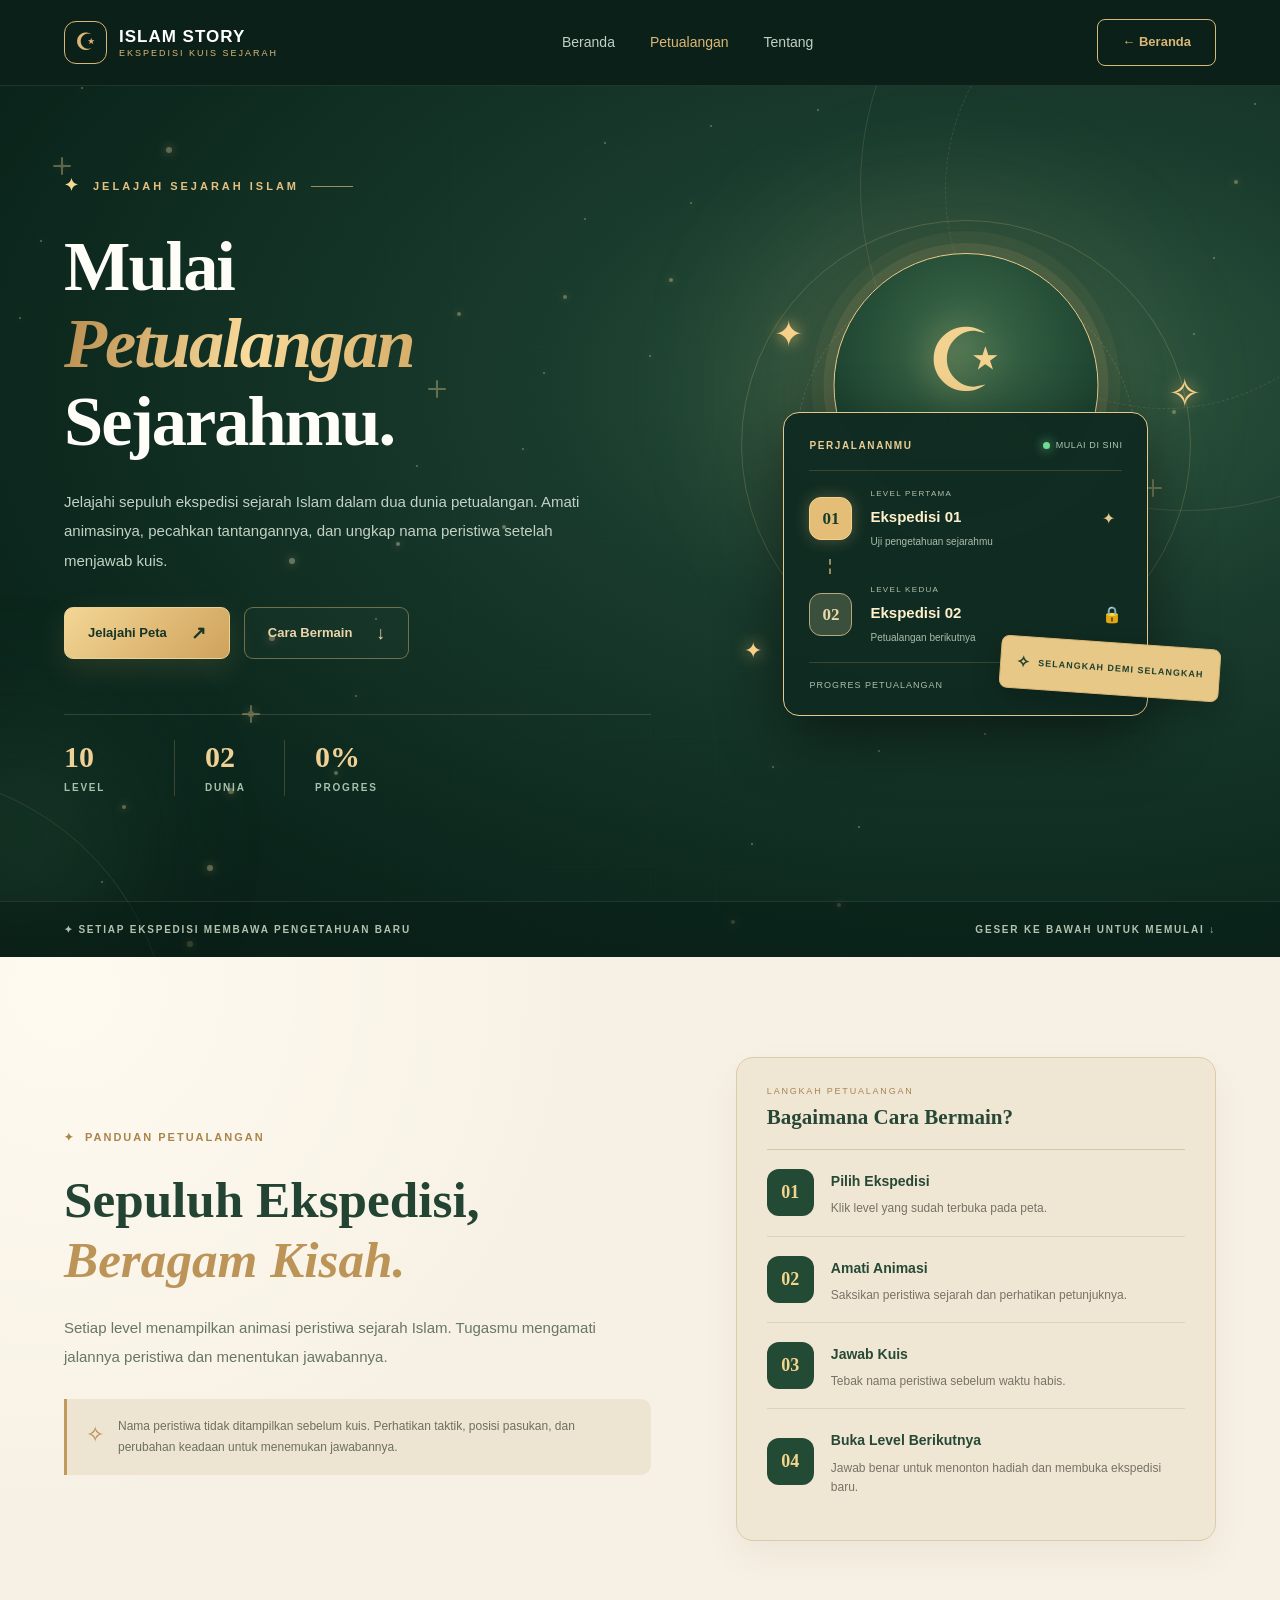
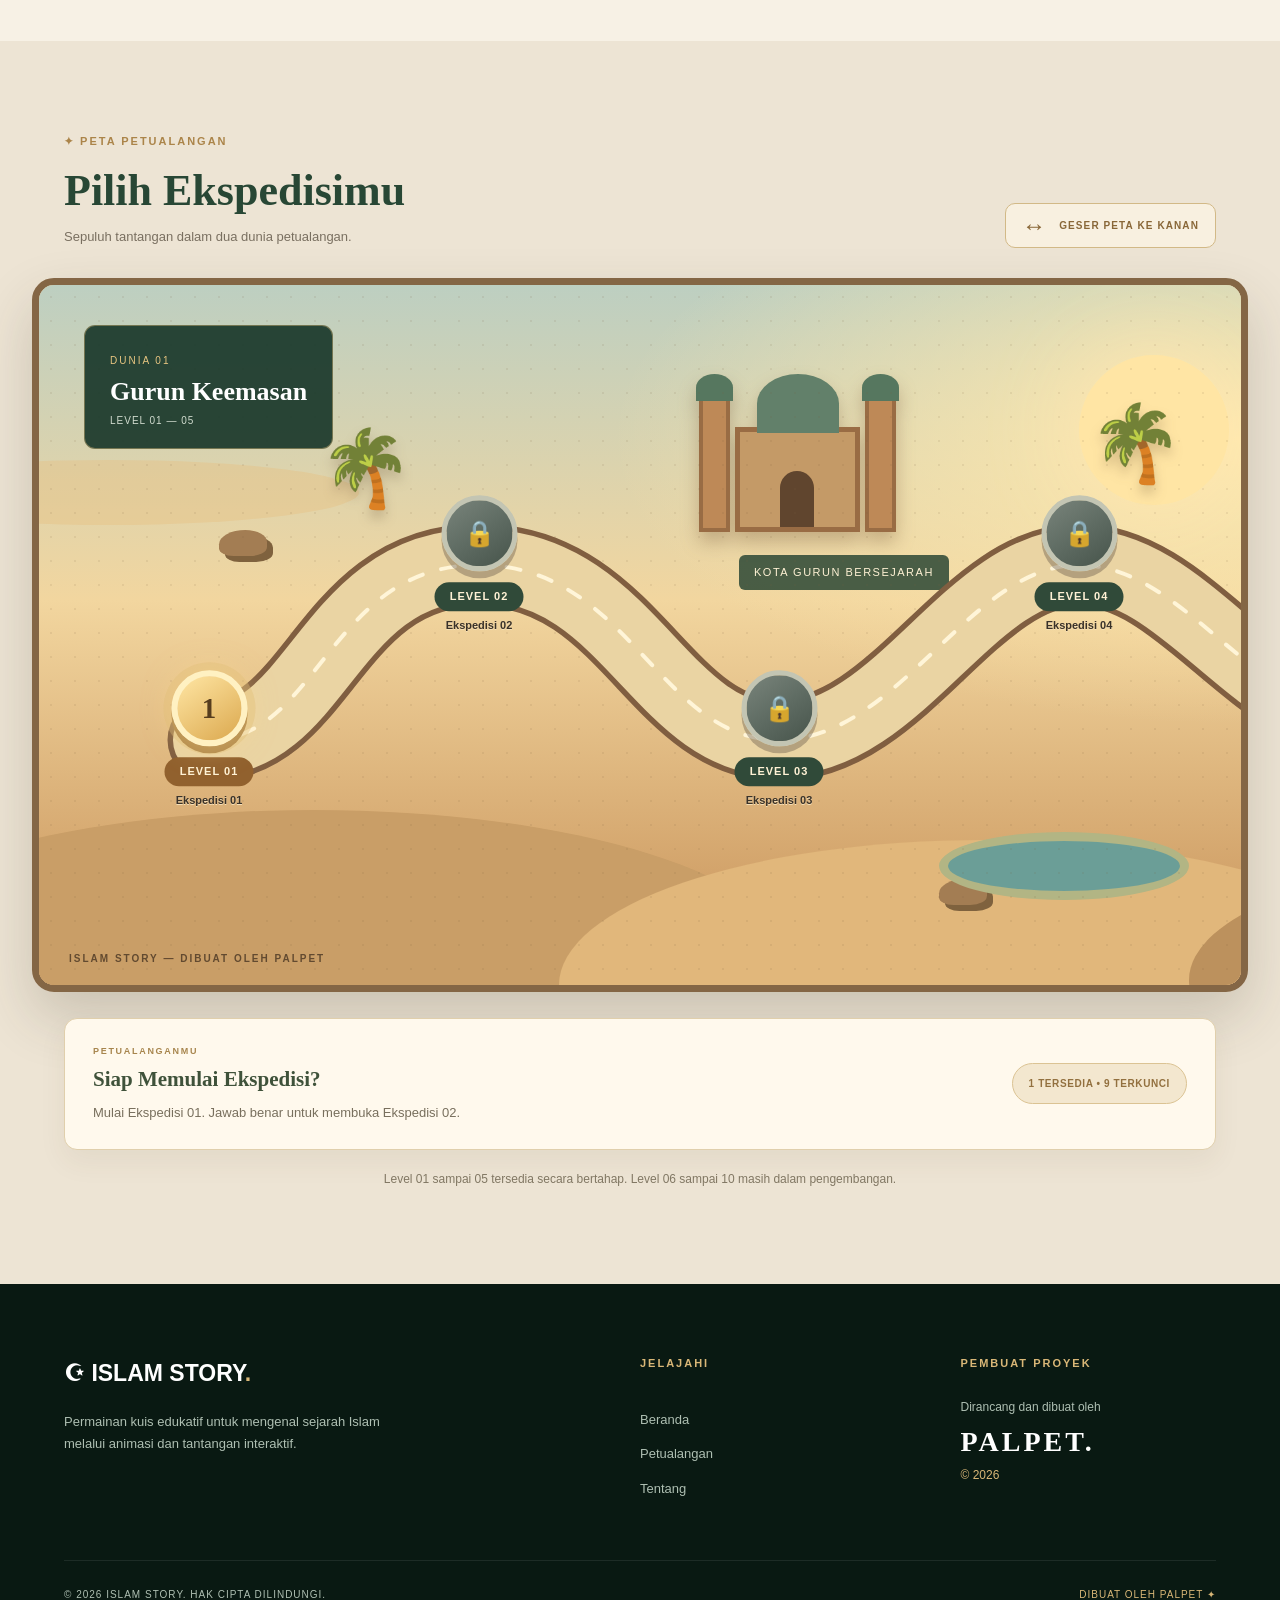
<file: html/adventure.html>
<!DOCTYPE html>
<html lang="id">
<head>
    <meta charset="UTF-8">
    <meta name="viewport" content="width=device-width, initial-scale=1.0">
    <meta name="theme-color" content="#0b2119">

    <title>Peta Petualangan | Islam Story</title>

    <link rel="stylesheet" href="../css/global.css">
    <link rel="stylesheet" href="../css/adventure.css">
</head>

<body class="adventure-page">

<header class="header">
    <div class="container navbar">
        <a href="index.html" class="brand">
            <div class="brand-icon">☪</div>
            <div class="brand-text">
                <strong>ISLAM STORY</strong>
                <small>EKSPEDISI KUIS SEJARAH</small>
            </div>
        </a>

        <nav class="nav-menu">
            <a href="index.html">Beranda</a>
            <a href="adventure.html" class="active">Petualangan</a>
            <a href="about.html">Tentang</a>
        </nav>

        <a href="index.html" class="nav-button">
            ← Beranda
        </a>
    </div>
</header>

<main>
    <section class="expedition-intro">
        <div
            class="hero-stars"
            id="heroStars"
            aria-hidden="true">
        </div>

        <div
            class="hero-orbit orbit-one"
            aria-hidden="true">
        </div>

        <div
            class="hero-orbit orbit-two"
            aria-hidden="true">
        </div>

        <div
            class="hero-orbit orbit-three"
            aria-hidden="true">
        </div>

        <div
            class="hero-glow glow-one"
            aria-hidden="true">
        </div>

        <div
            class="hero-glow glow-two"
            aria-hidden="true">
        </div>

        <div class="container adventure-hero-layout">

            <div class="adventure-hero-content">
                <div class="hero-eyebrow">
                    <span class="eyebrow-star">✦</span>
                    JELAJAH SEJARAH ISLAM
                    <span class="eyebrow-line"></span>
                </div>

                <h1>
                    Mulai
                    <span>Petualangan</span>
                    Sejarahmu.
                </h1>

                <p class="hero-description">
                    Jelajahi sepuluh ekspedisi sejarah Islam
                    dalam dua dunia petualangan.
                    Amati animasinya, pecahkan tantangannya,
                    dan ungkap nama peristiwa setelah
                    menjawab kuis.
                </p>

                <div class="hero-actions">
                    <a
                        href="#peta-petualangan"
                        class="hero-primary">
                        Jelajahi Peta
                        <span>↗</span>
                    </a>

                    <a
                        href="#cara-bermain"
                        class="hero-secondary">
                        Cara Bermain
                        <span>↓</span>
                    </a>
                </div>

                <div class="hero-stats">
                    <div class="hero-stat">
                        <strong>10</strong>
                        <span>LEVEL</span>
                    </div>

                    <div class="hero-stat">
                        <strong>02</strong>
                        <span>DUNIA</span>
                    </div>

                    <div class="hero-stat">
                        <strong id="campaignProgress">0%</strong>
                        <span>PROGRES</span>
                    </div>
                </div>
            </div>

            <div class="adventure-hero-visual">
                <div class="visual-halo halo-outer"></div>
                <div class="visual-halo halo-inner"></div>

                <div class="visual-spark visual-spark-one">
                    ✦
                </div>

                <div class="visual-spark visual-spark-two">
                    ✧
                </div>

                <div class="visual-spark visual-spark-three">
                    ✦
                </div>

                <div class="visual-medallion">
                    <div class="medallion-crescent">
                        ☪
                    </div>

                    <span>MENJELAJAHI</span>
                    <strong>JEJAK SEJARAH</strong>
                </div>

                <div class="journey-preview">
                    <div class="preview-heading">
                        <span>PERJALANANMU</span>

                        <span class="preview-indicator">
                            <i></i>
                            MULAI DI SINI
                        </span>
                    </div>

                    <div class="preview-stop">
                        <div class="preview-number completed">
                            01
                        </div>

                        <div>
                            <small>LEVEL PERTAMA</small>
                            <strong>Ekspedisi 01</strong>
                            <span>Uji pengetahuan sejarahmu</span>
                        </div>

                        <span class="preview-icon">✦</span>
                    </div>

                    <div class="preview-connector"></div>

                    <div class="preview-stop">
                        <div
                            class="preview-number second"
                            id="previewLevelTwo">
                            02
                        </div>

                        <div>
                            <small>LEVEL KEDUA</small>
                            <strong>Ekspedisi 02</strong>
                            <span>Petualangan berikutnya</span>
                        </div>

                        <span
                            class="preview-icon"
                            id="previewSecondIcon">
                            🔒
                        </span>
                    </div>

                    <div class="preview-footer">
                        <span>PROGRES PETUALANGAN</span>

                        <strong id="previewProgress">
                            0 DARI 10 SELESAI
                        </strong>
                    </div>
                </div>

                <div class="visual-floating-label">
                    <span>✧</span>
                    SELANGKAH DEMI SELANGKAH
                </div>
            </div>
        </div>

        <div class="hero-bottom-line">
            <div class="container hero-bottom-content">
                <span>
                    ✦ SETIAP EKSPEDISI MEMBAWA
                    PENGETAHUAN BARU
                </span>

                <span>
                    GESER KE BAWAH UNTUK MEMULAI ↓
                </span>
            </div>
        </div>
    </section>

    <section
        class="game-information"
        id="cara-bermain">

        <div class="container info-layout">
            <div class="info-main">
                <span class="section-eyebrow">
                    <span>✦</span>
                    PANDUAN PETUALANGAN
                </span>

                <h2>
                    Sepuluh Ekspedisi,
                    <span>Beragam Kisah.</span>
                </h2>

                <p>
                    Setiap level menampilkan animasi
                    peristiwa sejarah Islam.
                    Tugasmu mengamati jalannya peristiwa
                    dan menentukan jawabannya.
                </p>

                <div class="info-highlight">
                    <span>✧</span>

                    <p>
                        Nama peristiwa tidak ditampilkan
                        sebelum kuis. Perhatikan taktik,
                        posisi pasukan, dan perubahan
                        keadaan untuk menemukan jawabannya.
                    </p>
                </div>
            </div>

            <div class="info-rules">
                <div class="rules-heading">
                    <span>LANGKAH PETUALANGAN</span>
                    <strong>Bagaimana Cara Bermain?</strong>
                </div>

                <div class="rule">
                    <div class="rule-icon">01</div>

                    <div>
                        <strong>Pilih Ekspedisi</strong>
                        <p>
                            Klik level yang sudah
                            terbuka pada peta.
                        </p>
                    </div>
                </div>

                <div class="rule">
                    <div class="rule-icon">02</div>

                    <div>
                        <strong>Amati Animasi</strong>
                        <p>
                            Saksikan peristiwa sejarah
                            dan perhatikan petunjuknya.
                        </p>
                    </div>
                </div>

                <div class="rule">
                    <div class="rule-icon">03</div>

                    <div>
                        <strong>Jawab Kuis</strong>
                        <p>
                            Tebak nama peristiwa
                            sebelum waktu habis.
                        </p>
                    </div>
                </div>

                <div class="rule">
                    <div class="rule-icon">04</div>

                    <div>
                        <strong>Buka Level Berikutnya</strong>
                        <p>
                            Jawab benar untuk menonton
                            hadiah dan membuka ekspedisi baru.
                        </p>
                    </div>
                </div>
            </div>
        </div>
    </section>

    <section
        class="expedition-section"
        id="peta-petualangan">

        <div class="container expedition-heading">
            <div>
                <span class="section-eyebrow">
                    ✦ PETA PETUALANGAN
                </span>

                <h2>Pilih Ekspedisimu</h2>

                <p>
                    Sepuluh tantangan dalam
                    dua dunia petualangan.
                </p>
            </div>

            <div class="map-scroll-hint">
                <span>↔</span>
                GESER PETA KE KANAN
            </div>
        </div>

        <div
            class="map-scroll"
            id="mapScroll"
            tabindex="0"
            aria-label="Peta petualangan berisi sepuluh ekspedisi">

            <div class="map-world">
                <div class="world desert-world">
                    <div class="world-title">
                        <small>DUNIA 01</small>
                        <h3>Gurun Keemasan</h3>
                        <p>LEVEL 01 — 05</p>
                    </div>

                    <div class="desert-sun"></div>

                    <div class="dune dune-one"></div>
                    <div class="dune dune-two"></div>
                    <div class="dune dune-three"></div>
                    <div class="dune dune-four"></div>

                    <div class="sand-stones stones-one"></div>
                    <div class="sand-stones stones-two"></div>
                    <div class="sand-stones stones-three"></div>

                    <div class="ancient-city city-one">
                        <div class="tower"></div>

                        <div class="palace">
                            <div class="dome"></div>
                            <div class="door"></div>
                        </div>

                        <div class="tower"></div>
                    </div>

                    <div class="ancient-gate">
                        <div class="gate-side"></div>
                        <div class="gate-center"></div>
                        <div class="gate-side"></div>
                    </div>

                    <div class="oasis oasis-one"></div>

                    <div class="palm palm-one">🌴</div>
                    <div class="palm palm-two">🌴</div>
                    <div class="palm palm-three">🌴</div>

                    <div class="landmark-label desert-landmark">
                        KOTA GURUN BERSEJARAH
                    </div>
                </div>

                <div class="world valley-world">
                    <div class="world-title">
                        <small>DUNIA 02</small>
                        <h3>Lembah Zamrud</h3>
                        <p>LEVEL 06 — 10</p>
                    </div>

                    <div class="valley-sun"></div>

                    <div class="cloud cloud-one"></div>
                    <div class="cloud cloud-two"></div>

                    <div class="mountain mountain-one"></div>
                    <div class="mountain mountain-two"></div>
                    <div class="mountain mountain-three"></div>

                    <div class="green-hill hill-one"></div>
                    <div class="green-hill hill-two"></div>

                    <div class="river"></div>

                    <div class="tree tree-one">🌳</div>
                    <div class="tree tree-two">🌳</div>
                    <div class="tree tree-three">🌲</div>
                    <div class="tree tree-four">🌳</div>

                    <div class="valley-fortress">
                        <div class="fort-tower"></div>

                        <div class="fort-main">
                            <div class="fort-dome"></div>
                            <div class="fort-door"></div>
                        </div>

                        <div class="fort-tower"></div>
                    </div>

                    <div class="landmark-label valley-landmark">
                        KOTA DI DATARAN TINGGI
                    </div>
                </div>

                <svg
                    class="journey-road"
                    viewBox="0 0 3200 700"
                    preserveAspectRatio="none"
                    aria-hidden="true">

                    <defs>
                        <path
                            id="journeyPath"
                            d="M170 455
                               C280 455 290 280 440 280
                               S620 455 740 455
                               S930 280 1040 280
                               S1220 440 1350 440
                               S1520 290 1650 290
                               S1840 445 1950 445
                               S2130 285 2260 285
                               S2440 430 2570 430
                               S2750 285 2870 285
                               L3050 350">
                        </path>
                    </defs>

                    <use
                        href="#journeyPath"
                        class="road-edge">
                    </use>

                    <use
                        href="#journeyPath"
                        class="road-sand">
                    </use>

                    <use
                        href="#journeyPath"
                        class="road-dashes">
                    </use>
                </svg>

                <div class="world-transition">
                    <span>
                        ✦ WILAYAH BERIKUTNYA ✦
                    </span>

                    <strong>LEMBAH ZAMRUD</strong>
                </div>

                <a
                    href="level1.html"
                    class="stage stage-1 available"
                    aria-label="Mainkan Ekspedisi 01">

                    <div class="stage-circle">1</div>
                    <strong>LEVEL 01</strong>
                    <span>Ekspedisi 01</span>
                </a>

                <a
                    id="level2Stage"
                    class="stage stage-2 locked"
                    aria-label="Ekspedisi 02 terkunci"
                    aria-disabled="true"
                    tabindex="-1">

                    <div class="stage-circle">🔒</div>
                    <strong>LEVEL 02</strong>
                    <span>Ekspedisi 02</span>
                </a>

                <a
                    id="level3Stage"
                    class="stage stage-3 locked"
                    aria-label="Ekspedisi 03 terkunci"
                    aria-disabled="true"
                    tabindex="-1">

                    <div class="stage-circle">🔒</div>
                    <strong>LEVEL 03</strong>
                    <span>Ekspedisi 03</span>
                </a>

                <a
                    id="level4Stage"
                    class="stage stage-4 locked"
                    aria-label="Ekspedisi 04 terkunci"
                    aria-disabled="true"
                    tabindex="-1">

                    <div class="stage-circle">🔒</div>
                    <strong>LEVEL 04</strong>
                    <span>Ekspedisi 04</span>
                </a>

                
                <a
                    id="level5Stage"
                    class="stage stage-5 locked"
                    aria-label="Ekspedisi 05 terkunci"
                    aria-disabled="true"
                    tabindex="-1">

                    <div class="stage-circle">🔒</div>
                    <strong>LEVEL 05</strong>
                    <span>Ekspedisi 05</span>
                </a>

                <div class="stage stage-6 locked">
                    <div class="stage-circle">🔒</div>
                    <strong>LEVEL 06</strong>
                    <span>Ekspedisi 06</span>
                </div>

                <div class="stage stage-7 locked">
                    <div class="stage-circle">🔒</div>
                    <strong>LEVEL 07</strong>
                    <span>Ekspedisi 07</span>
                </div>

                <div class="stage stage-8 locked">
                    <div class="stage-circle">🔒</div>
                    <strong>LEVEL 08</strong>
                    <span>Ekspedisi 08</span>
                </div>

                <div class="stage stage-9 locked">
                    <div class="stage-circle">🔒</div>
                    <strong>LEVEL 09</strong>
                    <span>Ekspedisi 09</span>
                </div>

                <div class="stage stage-10 locked">
                    <div class="stage-circle">🔒</div>
                    <strong>LEVEL 10</strong>
                    <span>Ekspedisi 10</span>
                </div>

                <div class="finish-sign">
                    ✦ TUJUAN AKHIR
                </div>

                <div class="map-signature">
                    ISLAM STORY — DIBUAT OLEH PALPET
                </div>
            </div>
        </div>

        <div class="container">
            <div class="map-instruction">
                <div>
                    <span class="instruction-eyebrow">
                        PETUALANGANMU
                    </span>

                    <strong>
                        Siap Memulai Ekspedisi?
                    </strong>

                    <p id="mapGuide">
                        Klik Ekspedisi 01 untuk memulai.
                        Selesaikan kuis untuk membuka
                        ekspedisi berikutnya.
                    </p>
                </div>

                <div class="map-status" id="mapStatus">
                    1 TERSEDIA • 9 TERKUNCI
                </div>
            </div>

            <p
                class="prototype-note"
                id="prototypeNote">
                Level 01–04 dibuka bertahap.
                Level 05–10 masih dalam pengembangan.
            </p>
        </div>
    </section>
</main>

<footer class="footer">
    <div class="container">
        <div class="footer-main">
            <div class="footer-brand">
                <h2>
                    ☪ ISLAM STORY<span>.</span>
                </h2>

                <p>
                    Permainan kuis edukatif untuk
                    mengenal sejarah Islam melalui
                    animasi dan tantangan interaktif.
                </p>
            </div>

            <div class="footer-links">
                <h4>JELAJAHI</h4>
                <a href="index.html">Beranda</a>
                <a href="adventure.html">Petualangan</a>
                <a href="about.html">Tentang</a>
            </div>

            <div class="footer-credit">
                <h4>PEMBUAT PROYEK</h4>
                <p>Dirancang dan dibuat oleh</p>
                <strong>PALPET.</strong>
                <span>© 2026</span>
            </div>
        </div>

        <div class="footer-bottom">
            <span>
                © 2026 ISLAM STORY.
                HAK CIPTA DILINDUNGI.
            </span>

            <span>DIBUAT OLEH PALPET ✦</span>
        </div>
    </div>
</footer>


<script>
document.addEventListener("DOMContentLoaded", () => {
    const get = id => document.getElementById(id);

    const starsContainer = get("heroStars");

    if (starsContainer) {
        starsContainer.replaceChildren();

        for (let i = 0; i < 52; i++) {
            const star = document.createElement("span");

            const size =
                i % 8 === 0
                    ? 6
                    : i % 3 === 0
                        ? 4
                        : 2;

            star.className = "twinkle-star";

            star.style.left =
                (i * 37.7 + 13) % 100 + "%";

            star.style.top =
                (i * 23.9 + 7) % 100 + "%";

            star.style.width = size + "px";
            star.style.height = size + "px";

            star.style.animationDuration =
                2.1 + (i % 7) * .47 + "s";

            star.style.animationDelay =
                (i % 11) * -.41 + "s";

            starsContainer.appendChild(star);
        }
    }

    const progressKey = "islamStoryUnlockedLevel";

    function getUnlockedLevel() {
        const prefix = progressKey + "=";

        const saved = document.cookie
            .split(";")
            .map(item => item.trim())
            .find(item => item.startsWith(prefix));

        if (!saved) {
            return 1;
        }

        const level = Number.parseInt(
            saved.slice(prefix.length),
            10
        );

        if (!Number.isFinite(level)) {
            return 1;
        }

        return Math.max(
            1,
            Math.min(6, level)
        );
    }

    const unlockedLevel = getUnlockedLevel();

    function setStage(id, level) {
        const stage = get(id);

        if (!stage) {
            return;
        }

        const circle = stage.querySelector(
            ".stage-circle"
        );

        const label =
            "Ekspedisi " +
            String(level).padStart(2, "0");

        const available =
            unlockedLevel >= level;

        if (available) {
            stage.href =
                "level" + level + ".html";

            stage.classList.remove("locked");
            stage.classList.add("available");

            stage.removeAttribute("aria-disabled");
            stage.removeAttribute("tabindex");

            stage.setAttribute(
                "aria-label",
                "Mainkan " + label
            );

            if (circle) {
                circle.textContent =
                    String(level);
            }
        } else {
            stage.removeAttribute("href");

            stage.classList.remove("available");
            stage.classList.add("locked");

            stage.setAttribute(
                "aria-disabled",
                "true"
            );

            stage.setAttribute(
                "tabindex",
                "-1"
            );

            stage.setAttribute(
                "aria-label",
                label + " terkunci"
            );

            if (circle) {
                circle.textContent = "🔒";
            }
        }
    }

    setStage("level2Stage", 2);
    setStage("level3Stage", 3);
    setStage("level4Stage", 4);
    setStage("level5Stage", 5);

    const completedLevels = Math.min(
        5,
        Math.max(0, unlockedLevel - 1)
    );

    const availableLevels = Math.min(
        5,
        unlockedLevel
    );

    const percentage = completedLevels * 10;

    const campaignProgress = get(
        "campaignProgress"
    );

    const previewProgress = get(
        "previewProgress"
    );

    const mapStatus = get(
        "mapStatus"
    );

    const mapGuide = get(
        "mapGuide"
    );

    const prototypeNote = get(
        "prototypeNote"
    );

    if (campaignProgress) {
        campaignProgress.textContent =
            percentage + "%";
    }

    if (previewProgress) {
        previewProgress.textContent =
            completedLevels +
            " DARI 10 SELESAI";
    }

    if (mapStatus) {
        mapStatus.textContent =
            availableLevels +
            " TERSEDIA • " +
            (10 - availableLevels) +
            " TERKUNCI";
    }

    const previewLevelTwo = get(
        "previewLevelTwo"
    );

    const previewSecondIcon = get(
        "previewSecondIcon"
    );

    if (previewLevelTwo) {
        previewLevelTwo.classList.toggle(
            "unlocked",
            unlockedLevel >= 2
        );
    }

    if (previewSecondIcon) {
        previewSecondIcon.textContent =
            unlockedLevel >= 2
                ? "✦"
                : "🔒";
    }

    const guides = {
        1:
            "Mulai Ekspedisi 01. " +
            "Jawab benar untuk membuka Ekspedisi 02.",

        2:
            "Ekspedisi 02 sudah terbuka. " +
            "Selesaikan kuis untuk melanjutkan.",

        3:
            "Ekspedisi 03 sudah terbuka. " +
            "Lanjutkan perjalanan sejarahmu.",

        4:
            "Ekspedisi 04 sudah terbuka. " +
            "Selesaikan kuis untuk membuka Ekspedisi 05.",

        5:
            "Ekspedisi 05 sudah terbuka! " +
            "Amati pergantian panji dan jawab kuis terakhir " +
            "yang tersedia saat ini.",

        6:
            "Selamat! Lima ekspedisi sudah selesai. " +
            "Kamu bisa memainkan kembali Level 01 sampai 05."
    };

    if (mapGuide) {
        mapGuide.textContent =
            guides[unlockedLevel];
    }

    if (prototypeNote) {
        prototypeNote.textContent =
            unlockedLevel >= 6
                ? "Progres 50% tersimpan. " +
                  "Level 06 sampai 10 masih dalam pengembangan."
                : "Level 01 sampai 05 tersedia " +
                  "secara bertahap. Level 06 sampai 10 " +
                  "masih dalam pengembangan.";
    }
});
</script>


</body>
</html>
</file>
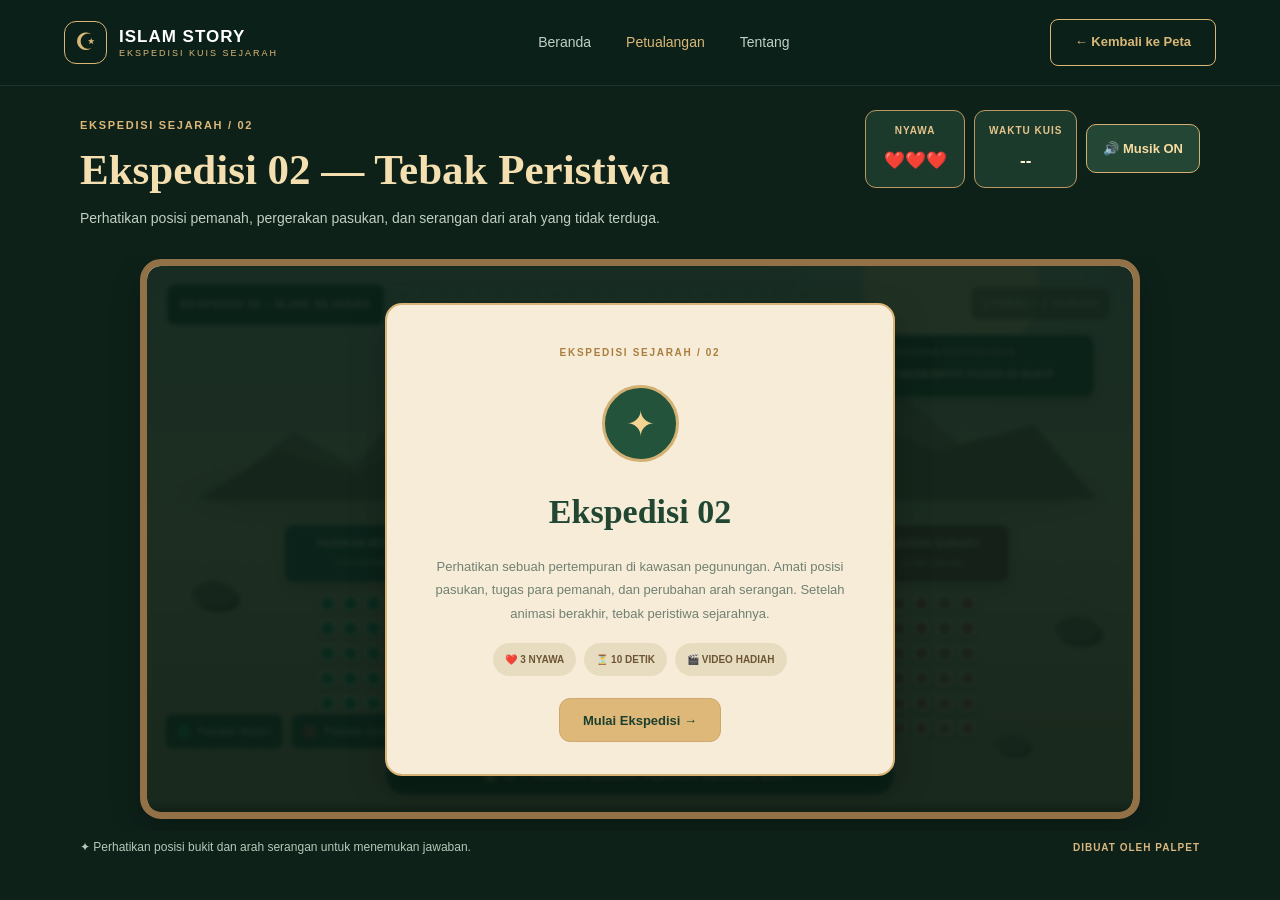
<file: html/level2.html>
<!DOCTYPE html>
<html lang="id">
<head>
    <meta charset="UTF-8">
    <meta name="viewport" content="width=device-width, initial-scale=1.0">
    <meta name="theme-color" content="#0b2119">
    <title>Ekspedisi 02 | Islam Story</title>
    <link rel="stylesheet" href="../css/global.css">
    <link rel="stylesheet" href="../css/level2.css">
    <script src="../js/level2.js" defer></script>
</head>

<body class="level-page uhud-page">

<header class="header">
    <div class="container navbar">
        <a href="index.html" class="brand">
            <div class="brand-icon">☪</div>
            <div class="brand-text">
                <strong>ISLAM STORY</strong>
                <small>EKSPEDISI KUIS SEJARAH</small>
            </div>
        </a>

        <nav class="nav-menu">
            <a href="index.html">Beranda</a>
            <a href="adventure.html" class="active">Petualangan</a>
            <a href="about.html">Tentang</a>
        </nav>

        <a href="adventure.html" class="nav-button">
            ← Kembali ke Peta
        </a>
    </div>
</header>

<main class="game-page">
    <div class="game-top">
        <div class="game-title">
            <small>EKSPEDISI SEJARAH / 02</small>
            <h1>Ekspedisi 02 — Tebak Peristiwa</h1>
            <p>
                Perhatikan posisi pemanah, pergerakan pasukan,
                dan serangan dari arah yang tidak terduga.
            </p>
        </div>

        <div class="player-stats">
            <div class="stat-box">
                <span>NYAWA</span>
                <strong id="lives">❤️❤️❤️</strong>
            </div>

            <div class="stat-box">
                <span>WAKTU KUIS</span>
                <strong id="timer">--</strong>
            </div>

            <button
                id="soundButton"
                type="button"
                class="sound-button"
                aria-pressed="true">
                🔊 Musik ON
            </button>
        </div>
    </div>

    <div class="battle-scroll">
        <div
            id="battlefield"
            class="battlefield uhud-field"
            data-scene="ready">

            <div class="uhud-sky"></div>
            <div class="uhud-sun"></div>
            <div class="uhud-sand"></div>

            <div class="uhud-mountain-range">
                <div class="uhud-mountain-back"></div>
                <div class="uhud-mountain-front"></div>
                <div class="uhud-mountain-shadow"></div>
            </div>

            <div class="uhud-ground-ridge"></div>
            <div class="uhud-ground-path"></div>

            <div class="uhud-rock rock-one"></div>
            <div class="uhud-rock rock-two"></div>
            <div class="uhud-rock rock-three"></div>
            <div class="uhud-rock rock-four"></div>

            <div class="uhud-info-tag">
                EKSPEDISI 02 • JEJAK SEJARAH
            </div>

            <div class="uhud-date-tag">
                SYAWAL • 3 HIJRIAH
            </div>

            <div class="uhud-mountain-label">
                PEGUNUNGAN
            </div>

            <div class="uhud-archer-hill">
                <div class="uhud-hill-top"></div>
            </div>

            <div class="uhud-hill-label">
                BUKIT PEMANAH
            </div>

            <div
                id="archerCommander"
                class="uhud-commander">

                <strong>ABDULLAH BIN JUBAIR</strong>
                <span id="archerStatus">
                    MEMIMPIN ±50 PEMANAH
                </span>
            </div>

            <svg
                class="uhud-route-svg"
                viewBox="0 0 1000 560"
                preserveAspectRatio="none"
                aria-hidden="true">

                <path
                    id="cavalryRoute"
                    d="M1050 280
                       C975 245 960 155 844 123
                       C707 84 560 88 438 148
                       C327 200 242 255 256 335
                       C263 383 303 408 367 416">
                </path>
            </svg>

            <div
                id="cavalryBadge"
                class="uhud-cavalry-badge">

                <strong>KAVALERI KHALID</strong>
                <span>GERAKAN MEMUTAR</span>
            </div>

            <div
                id="muslimLabel"
                class="uhud-army-label muslim">

                <strong>PASUKAN MUSLIM</strong>
                <span>±700 ORANG</span>

                <div class="uhud-banner green-banner">
                    <i></i>
                </div>
            </div>

            <div
                id="qurayshLabel"
                class="uhud-army-label quraysh">

                <strong>PASUKAN QURAISY</strong>
                <span>±3.000 ORANG</span>

                <div class="uhud-banner red-banner">
                    <i></i>
                </div>
            </div>

            <div id="unitsLayer" class="uhud-units-layer"></div>
            <div id="archersLayer" class="uhud-archers-layer"></div>
            <div id="cavalryLayer" class="uhud-cavalry-layer"></div>
            <div id="arrowLayer" class="uhud-arrow-layer"></div>

            <div class="uhud-dust dust-one"></div>
            <div class="uhud-dust dust-two"></div>

            <div
                id="frontImpact"
                class="uhud-impact">
            </div>

            <div
                id="rearImpact"
                class="uhud-impact">
            </div>

            <div
                id="storyCard"
                class="uhud-story-card">

                <span>CATATAN PERISTIWA</span>
                <strong>
                    DUA PASUKAN MENGAMBIL POSISI
                </strong>
            </div>

            <div
                id="attackAlert"
                class="uhud-attack-alert">

                <span class="uhud-alert-icon">⚔</span>

                <div>
                    <strong>SERANGAN DARI BELAKANG</strong>
                    <small>
                        Kavaleri mendekati celah pertahanan.
                    </small>
                </div>
            </div>

            <div class="battle-legend uhud-legend">
                <div>
                    <i class="green-dot"></i>
                    Pasukan Muslim
                </div>

                <div>
                    <i class="red-dot"></i>
                    Pasukan Quraisy
                </div>

                <div>
                    <i class="cavalry-dot"></i>
                    Kavaleri Quraisy
                </div>
            </div>

            <div id="battleHint" class="battle-hint">
                <span class="live-dot"></span>
                <span id="phaseText">
                    01 — PASUKAN BERSIAP DI MEDAN
                </span>
            </div>

            <div class="scene-progress">
                <div id="sceneProgress"></div>
            </div>

            <section
                id="startPanel"
                class="start-overlay">

                <div class="start-card">
                    <span class="eyebrow">
                        EKSPEDISI SEJARAH / 02
                    </span>

                    <div class="start-symbol">✦</div>

                    <h2>Ekspedisi 02</h2>

                    <p>
                        Perhatikan sebuah pertempuran
                        di kawasan pegunungan. Amati
                        posisi pasukan, tugas para pemanah,
                        dan perubahan arah serangan.
                        Setelah animasi berakhir,
                        tebak peristiwa sejarahnya.
                    </p>

                    <div class="start-details">
                        <span>❤️ 3 NYAWA</span>
                        <span>⏳ 10 DETIK</span>
                        <span>🎬 VIDEO HADIAH</span>
                    </div>

                    <button
                        id="startButton"
                        type="button"
                        class="primary-button">
                        Mulai Ekspedisi →
                    </button>
                </div>
            </section>

            <section
                id="quizPanel"
                class="quiz-overlay hidden">

                <div class="quiz-card">
                    <div class="quiz-heading">
                        <span>KUIS SEJARAH / 02</span>
                        <span id="questionTimer">
                            10 DETIK
                        </span>
                    </div>

                    <h2>
                        Peristiwa sejarah apa yang
                        baru saja kamu saksikan?
                    </h2>

                    <p class="quiz-description">
                        Ingat Bukit Pemanah, pasukan
                        yang sempat mundur, dan kavaleri
                        yang menyerang dari belakang.
                    </p>

                    <div class="answer-grid">
                        <button
                            class="answer"
                            type="button"
                            data-answer="A">
                            <span>A</span>
                            Perang Badar
                        </button>

                        <button
                            class="answer"
                            type="button"
                            data-answer="B">
                            <span>B</span>
                            Perang Uhud
                        </button>

                        <button
                            class="answer"
                            type="button"
                            data-answer="C">
                            <span>C</span>
                            Perang Khandaq
                        </button>

                        <button
                            class="answer"
                            type="button"
                            data-answer="D">
                            <span>D</span>
                            Perang Khaibar
                        </button>
                    </div>

                    <div class="timer-track">
                        <div id="timerProgress"></div>
                    </div>
                </div>
            </section>

            <section
                id="resultPanel"
                class="result-overlay hidden">

                <div class="result-card">
                    <div
                        id="resultIcon"
                        class="result-icon wrong">
                        ✕
                    </div>

                    <h2 id="resultTitle">
                        Jawaban Salah!
                    </h2>

                    <p id="resultText"></p>

                    <button
                        id="resultButton"
                        type="button"
                        class="primary-button">
                        Coba Lagi
                    </button>
                </div>
            </section>

            <section
                id="rewardPanel"
                class="reward-overlay hidden">

                <div class="reward-card">
                    <span class="eyebrow">
                        EKSPEDISI SELESAI / 02
                    </span>

                    <h2>TEPAT! PERANG UHUD</h2>

                    <p>
                        Kamu berhasil mengenali peristiwa
                        Perang Uhud. Kini ekspedisi
                        selanjutnya sudah terbuka!
                    </p>

                    <div class="reward-video-frame">
                        <video
                            id="rewardVideo"
                            preload="metadata"
                            playsinline
                            disablepictureinpicture
                            disableRemotePlayback>

                            <source
                                src="../assets/reward-uhud.mp4"
                                type="video/mp4">
                        </video>

                        <div
                            id="videoLoading"
                            class="video-loading">
                            Menyiapkan video hadiah...
                        </div>
                    </div>

                    <p
                        id="videoMessage"
                        class="media-message hidden">
                    </p>

                    <button
                        id="manualPlayButton"
                        type="button"
                        class="primary-button hidden">
                        ▶ Putar Video
                    </button>

                    <button
                        id="returnMapButton"
                        type="button"
                        class="secondary-button hidden">
                        Next →
                    </button>
                </div>
            </section>

        </div>
    </div>

    <div class="game-bottom">
        <p>
            ✦ Perhatikan posisi bukit dan arah
            serangan untuk menemukan jawaban.
        </p>

        <span>DIBUAT OLEH PALPET</span>
    </div>
</main>

<audio id="gameMusic" preload="auto">
    <source
        src="../assets/gameplay_uhud.mp3"
        type="audio/mpeg">
</audio>

</body>
</html>
</file>
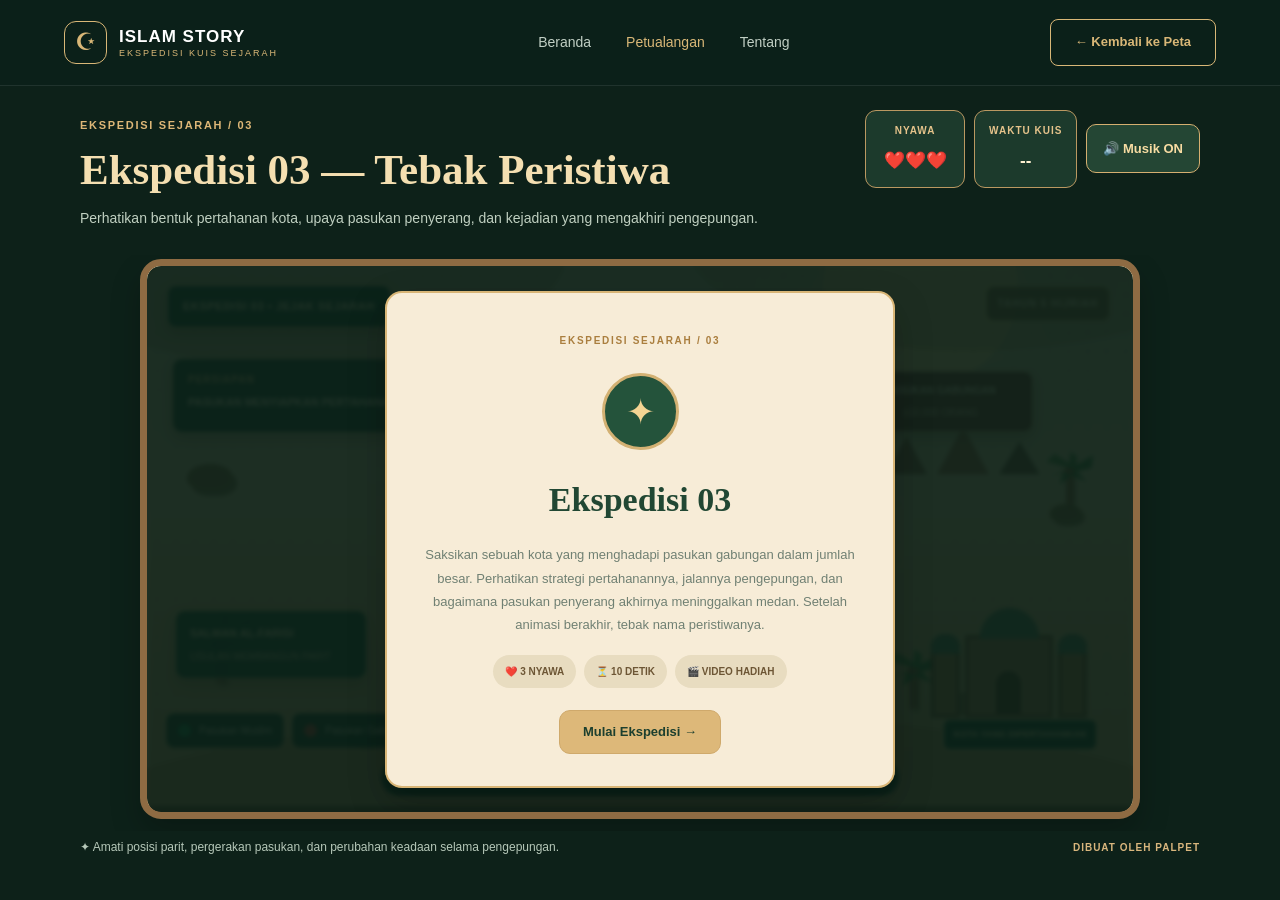
<file: html/level3.html>
<!DOCTYPE html>
<html lang="id">
<head>
    <meta charset="UTF-8">
    <meta name="viewport" content="width=device-width, initial-scale=1.0">
    <meta name="theme-color" content="#0b2119">
    <title>Ekspedisi 03 | Islam Story</title>
    <link rel="stylesheet" href="../css/global.css">
    <link rel="stylesheet" href="../css/level3.css">
    <script src="../js/level3.js" defer></script>
</head>

<body class="level-page khandaq-page">

<header class="header">
    <div class="container navbar">
        <a href="index.html" class="brand">
            <div class="brand-icon">☪</div>
            <div class="brand-text">
                <strong>ISLAM STORY</strong>
                <small>EKSPEDISI KUIS SEJARAH</small>
            </div>
        </a>

        <nav class="nav-menu">
            <a href="index.html">Beranda</a>
            <a href="adventure.html" class="active">Petualangan</a>
            <a href="about.html">Tentang</a>
        </nav>

        <a href="adventure.html" class="nav-button">
            ← Kembali ke Peta
        </a>
    </div>
</header>

<main class="game-page">
    <div class="game-top">
        <div class="game-title">
            <small>EKSPEDISI SEJARAH / 03</small>
            <h1>Ekspedisi 03 — Tebak Peristiwa</h1>
            <p>
                Perhatikan bentuk pertahanan kota,
                upaya pasukan penyerang, dan kejadian
                yang mengakhiri pengepungan.
            </p>
        </div>

        <div class="player-stats">
            <div class="stat-box">
                <span>NYAWA</span>
                <strong id="lives">❤️❤️❤️</strong>
            </div>

            <div class="stat-box">
                <span>WAKTU KUIS</span>
                <strong id="timer">--</strong>
            </div>

            <button
                id="soundButton"
                type="button"
                class="sound-button"
                aria-pressed="true">
                🔊 Musik ON
            </button>
        </div>
    </div>

    <div class="battle-scroll">
        <div
            id="battlefield"
            class="battlefield khandaq-field"
            data-scene="ready">

            <div class="khandaq-sky"></div>
            <div class="khandaq-sun"></div>
            <div class="khandaq-sand"></div>

            <div class="khandaq-dune dune-one"></div>
            <div class="khandaq-dune dune-two"></div>
            <div class="khandaq-dune dune-three"></div>

            <div class="khandaq-stone stone-one"></div>
            <div class="khandaq-stone stone-two"></div>
            <div class="khandaq-stone stone-three"></div>
            <div class="khandaq-stone stone-four"></div>

            <div class="khandaq-palm palm-one">
                <span></span>
            </div>

            <div class="khandaq-palm palm-two">
                <span></span>
            </div>

            <div class="khandaq-palm palm-three">
                <span></span>
            </div>

            <div class="khandaq-camp">
                <div class="khandaq-tent tent-one"></div>
                <div class="khandaq-tent tent-two"></div>
                <div class="khandaq-tent tent-three"></div>
            </div>

            <div class="khandaq-city">
                <div class="khandaq-city-tower left-tower"></div>

                <div class="khandaq-city-main">
                    <div class="khandaq-city-dome"></div>
                    <div class="khandaq-city-door"></div>
                </div>

                <div class="khandaq-city-tower right-tower"></div>
            </div>

            <div class="khandaq-city-caption">
                KOTA YANG DIPERTAHANKAN
            </div>

            <div class="khandaq-info-tag">
                EKSPEDISI 03 • JEJAK SEJARAH
            </div>

            <div class="khandaq-date-tag">
                TAHUN 5 HIJRIAH
            </div>

            <div id="eventCard" class="khandaq-event-card">
                <span>PERSIAPAN</span>
                <strong>
                    PASUKAN MENYIAPKAN PERTAHANAN
                </strong>
            </div>

            <div id="salmanBadge" class="khandaq-salman">
                <strong>SALMAN AL-FARISI</strong>
                <span>USULAN MEMBANGUN PARIT</span>
            </div>

            <svg
                class="khandaq-trench-svg"
                viewBox="0 0 1000 560"
                preserveAspectRatio="none"
                aria-hidden="true">

                <defs>
                    <path
                        id="trenchGeometry"
                        d="M-30 306
                           C130 279 230 294 350 302
                           S615 313 738 291
                           S935 305 1030 298">
                    </path>
                </defs>

                <use
                    id="trenchOuter"
                    href="#trenchGeometry"
                    class="khandaq-trench-rim">
                </use>

                <use
                    id="trenchBank"
                    href="#trenchGeometry"
                    class="khandaq-trench-bank">
                </use>

                <use
                    id="trenchMiddle"
                    href="#trenchGeometry"
                    class="khandaq-trench-middle">
                </use>

                <use
                    id="trenchFloor"
                    href="#trenchGeometry"
                    class="khandaq-trench-floor">
                </use>
            </svg>

            <div id="trenchLabel" class="khandaq-trench-label">
                PARIT PERTAHANAN
            </div>

            <div
                id="coalitionLabel"
                class="khandaq-army-label coalition">
                <strong>PASUKAN GABUNGAN</strong>
                <span>±10.000 ORANG</span>
            </div>

            <div
                id="defenderLabel"
                class="khandaq-army-label defenders">
                <strong>PASUKAN MUSLIM</strong>
                <span>±3.000 ORANG</span>
            </div>

            <div
                id="coalitionLayer"
                class="khandaq-unit-layer">
            </div>

            <div
                id="defenderLayer"
                class="khandaq-unit-layer">
            </div>

            <div
                id="scoutLayer"
                class="khandaq-scout-layer">
            </div>

            <div
                id="arrowLayer"
                class="khandaq-arrow-layer">
            </div>

            <div
                id="windLayer"
                class="khandaq-wind-layer">
            </div>

            <div id="breachImpact" class="khandaq-impact"></div>
            <div id="breachDust" class="khandaq-dust"></div>

            <div id="breachAlert" class="khandaq-breach-alert">
                <strong>UPAYA MENEROBOS PARIT</strong>
                <span>
                    Sejumlah penyerang mencoba mencapai
                    sisi pertahanan.
                </span>
            </div>

            <div id="stormBanner" class="khandaq-storm-banner">
                <strong>ANGIN KENCANG MENERPA PERKEMAHAN</strong>
                <span>Pengepungan mulai kehilangan kekuatannya</span>
            </div>

            <div class="battle-legend">
                <div>
                    <i class="green-dot"></i>
                    Pasukan Muslim
                </div>

                <div>
                    <i class="red-dot"></i>
                    Pasukan Gabungan
                </div>

                <div>
                    <i class="trench-dot"></i>
                    Parit Pertahanan
                </div>
            </div>

            <div id="battleHint" class="battle-hint">
                <span class="live-dot"></span>

                <span id="phaseText">
                    01 — PERSIAPAN PERTAHANAN KOTA
                </span>
            </div>

            <div class="scene-progress">
                <div id="sceneProgress"></div>
            </div>

            <section
                id="startPanel"
                class="start-overlay">

                <div class="start-card">
                    <span class="eyebrow">
                        EKSPEDISI SEJARAH / 03
                    </span>

                    <div class="start-symbol">✦</div>

                    <h2>Ekspedisi 03</h2>

                    <p>
                        Saksikan sebuah kota yang menghadapi
                        pasukan gabungan dalam jumlah besar.

                        Perhatikan strategi pertahanannya,
                        jalannya pengepungan, dan
                        bagaimana pasukan penyerang akhirnya
                        meninggalkan medan.

                        Setelah animasi berakhir,
                        tebak nama peristiwanya.
                    </p>

                    <div class="start-details">
                        <span>❤️ 3 NYAWA</span>
                        <span>⏳ 10 DETIK</span>
                        <span>🎬 VIDEO HADIAH</span>
                    </div>

                    <button
                        id="startButton"
                        class="primary-button"
                        type="button">
                        Mulai Ekspedisi →
                    </button>
                </div>
            </section>

            <section
                id="quizPanel"
                class="quiz-overlay hidden">

                <div class="quiz-card">
                    <div class="quiz-heading">
                        <span>KUIS SEJARAH / 03</span>

                        <span id="questionTimer">
                            10 DETIK
                        </span>
                    </div>

                    <h2>
                        Peristiwa sejarah apa yang
                        baru saja kamu saksikan?
                    </h2>

                    <p class="quiz-description">
                        Ingat strategi parit, pengepungan
                        pasukan gabungan, dan angin kencang
                        yang mengakhiri serangan.
                    </p>

                    <div class="answer-grid">
                        <button
                            type="button"
                            class="answer"
                            data-answer="A">
                            <span>A</span>
                            Perang Badar
                        </button>

                        <button
                            type="button"
                            class="answer"
                            data-answer="B">
                            <span>B</span>
                            Perang Uhud
                        </button>

                        <button
                            type="button"
                            class="answer"
                            data-answer="C">
                            <span>C</span>
                            Perang Khandaq
                        </button>

                        <button
                            type="button"
                            class="answer"
                            data-answer="D">
                            <span>D</span>
                            Perang Khaibar
                        </button>
                    </div>

                    <div class="timer-track">
                        <div id="timerProgress"></div>
                    </div>
                </div>
            </section>

            <section
                id="resultPanel"
                class="result-overlay hidden">

                <div class="result-card">
                    <div
                        id="resultIcon"
                        class="result-icon wrong">
                        ✕
                    </div>

                    <h2 id="resultTitle">
                        Jawaban Salah!
                    </h2>

                    <p id="resultText"></p>

                    <button
                        id="resultButton"
                        type="button"
                        class="primary-button">
                        Coba Lagi
                    </button>
                </div>
            </section>

            <section
                id="rewardPanel"
                class="reward-overlay hidden">

                <div class="reward-card">
                    <span class="eyebrow">
                        EKSPEDISI SELESAI / 03
                    </span>

                    <h2>TEPAT! PERANG KHANDAQ</h2>

                    <p>
                        Kamu berhasil mengenali peristiwa
                        Perang Khandaq atau Perang Ahzab.

                        Ekspedisi berikutnya sudah terbuka.
                    </p>

                    <div class="reward-video-frame">
                        <video
                            id="rewardVideo"
                            preload="metadata"
                            playsinline
                            disablepictureinpicture
                            disableRemotePlayback>

                            <source
                                src="../assets/reward-khandaq.mp4"
                                type="video/mp4">
                        </video>

                        <div
                            id="videoLoading"
                            class="video-loading">
                            Menyiapkan video hadiah...
                        </div>
                    </div>

                    <p
                        id="videoMessage"
                        class="media-message hidden">
                    </p>

                    <button
                        id="manualPlayButton"
                        type="button"
                        class="primary-button hidden">
                        ▶ Putar Video
                    </button>

                    <button
                        id="returnMapButton"
                        type="button"
                        class="secondary-button hidden">
                        Next →
                    </button>
                </div>
            </section>

        </div>
    </div>

    <div class="game-bottom">
        <p>
            ✦ Amati posisi parit, pergerakan pasukan,
            dan perubahan keadaan selama pengepungan.
        </p>

        <span>DIBUAT OLEH PALPET</span>
    </div>
</main>

<audio id="gameMusic" preload="auto">
    <source
        src="../assets/gameplay-khandaq.mp3"
        type="audio/mpeg">
</audio>

</body>
</html>
</file>
<file: css/global.css>
:root {
    --dark: #0b2019;
    --dark-green: #123629;
    --green: #24533c;
    --gold: #d9b777;
    --gold-light: #efd9a5;
    --cream: #f5f0e5;
    --white: #ffffff;
    --muted: #aebfb2;
    --text: #243c2e;
}

* {
    margin: 0;
    padding: 0;
    box-sizing: border-box;
}

html {
    scroll-behavior: smooth;
    scroll-padding-top: 100px;
}

body {
    font-family: "Segoe UI", Arial, sans-serif;
    background: var(--cream);
    color: var(--text);
    line-height: 1.7;
    overflow-x: hidden;
}

a {
    text-decoration: none;
}

img {
    display: block;
    max-width: 100%;
}

.container {
    width: 90%;
    max-width: 1180px;
    margin: 0 auto;
}

.section {
    padding: 110px 0;
}

.header {
    position: sticky;
    top: 0;
    z-index: 100;
    background: var(--dark);
    border-bottom: 1px solid #ffffff16;
}

.navbar {
    min-height: 85px;
    display: flex;
    align-items: center;
    justify-content: space-between;
    gap: 25px;
}

.brand {
    display: flex;
    align-items: center;
    gap: 12px;
    color: white;
}

.brand-icon {
    width: 43px;
    height: 43px;
    display: grid;
    place-items: center;
    flex-shrink: 0;
    border: 1px solid var(--gold);
    border-radius: 12px;
    color: var(--gold);
    font-size: 24px;
}

.brand-text {
    display: flex;
    flex-direction: column;
    line-height: 1.3;
}

.brand-text strong {
    font-size: 17px;
    letter-spacing: 1px;
}

.brand-text small {
    color: var(--gold);
    font-size: 9px;
    letter-spacing: 2px;
}

.nav-menu {
    display: flex;
    align-items: center;
    gap: 35px;
}

.nav-menu a {
    color: #c1cfc4;
    font-size: 14px;
    transition: 0.3s;
}

.nav-menu a:hover,
.nav-menu a.active {
    color: var(--gold);
}

.nav-button {
    padding: 11px 24px;
    border: 1px solid var(--gold);
    color: var(--gold);
    border-radius: 8px;
    font-size: 13px;
    font-weight: 600;
    white-space: nowrap;
}

.nav-button:hover {
    background: var(--gold);
    color: var(--dark);
}

.button-gold {
    display: inline-flex;
    align-items: center;
    justify-content: center;
    gap: 20px;
    padding: 14px 24px;
    background: var(--gold);
    color: var(--dark);
    border-radius: 9px;
    font-size: 13px;
    font-weight: 700;
    transition: 0.3s;
}

.button-gold:hover {
    background: var(--gold-light);
    transform: translateY(-3px);
}

.button-outline {
    color: #e0e7dd;
    padding: 13px 15px;
    font-size: 13px;
}

.button-outline:hover {
    color: var(--gold);
}

.section-label {
    display: inline-block;
    font-size: 11px;
    font-weight: 700;
    letter-spacing: 2.5px;
    color: #a37e3f;
    margin-bottom: 20px;
}

.section-heading {
    max-width: 650px;
    margin: 0 auto 55px;
    text-align: center;
}

.section-heading h2,
.closing h2 {
    font-family: Georgia, serif;
    font-size: clamp(32px, 4vw, 50px);
    line-height: 1.2;
    margin-bottom: 25px;
}

.section-heading h2 span {
    display: block;
    color: #a37e3f;
    font-style: italic;
}

.section-heading p {
    font-size: 15px;
    color: #747d71;
}

.closing {
    background: radial-gradient(
        circle at 50% 0%,
        #24513b,
        #123629 60%,
        #0b2019
    );
    color: white;
    text-align: center;
    padding: 110px 20px;
}

.closing-content {
    max-width: 720px;
    margin: auto;
}

.closing h2 {
    font-size: clamp(42px, 5vw, 65px);
}

.closing h2 span {
    display: block;
    color: var(--gold);
    font-style: italic;
}

.closing p {
    max-width: 500px;
    margin: 0 auto 30px;
    font-size: 15px;
    color: #bdcabe;
}

.footer {
    background: #091912;
    color: #aebfb2;
    padding: 70px 0 25px;
}

.footer-main {
    display: grid;
    grid-template-columns: 2fr 1fr 1fr;
    gap: 65px;
    padding-bottom: 60px;
}

.footer-brand h2 {
    font-size: 23px;
    color: white;
    margin-bottom: 18px;
}

.footer-brand h2 span {
    color: var(--gold);
}

.footer-brand p {
    max-width: 350px;
    font-size: 13px;
}

.footer h4 {
    color: var(--gold);
    font-size: 11px;
    letter-spacing: 2px;
    margin-bottom: 25px;
}

.footer-links {
    display: flex;
    flex-direction: column;
    align-items: flex-start;
    gap: 12px;
}

.footer-links a {
    color: #aebfb2;
    font-size: 13px;
}

.footer-links a:hover {
    color: var(--gold);
}

.footer-credit {
    display: flex;
    flex-direction: column;
    align-items: flex-start;
}

.footer-credit p {
    font-size: 12px;
}

.footer-credit strong {
    font-family: Georgia, serif;
    font-size: 28px;
    letter-spacing: 3px;
    color: white;
}

.footer-credit span {
    color: var(--gold);
    font-size: 12px;
}

.footer-bottom {
    display: flex;
    justify-content: space-between;
    gap: 20px;
    border-top: 1px solid #ffffff15;
    padding-top: 25px;
    font-size: 10px;
    letter-spacing: 1px;
}

.footer-bottom span:last-child {
    color: var(--gold);
}

@media (max-width: 768px) {
    .section {
        padding: 75px 0;
    }

    .navbar {
        flex-wrap: wrap;
        padding: 15px 0;
    }

    .nav-menu {
        order: 3;
        width: 100%;
        justify-content: center;
        flex-wrap: wrap;
        gap: 12px 20px;
    }

    .nav-menu a {
        font-size: 12px;
    }

    .nav-button {
        padding: 8px 15px;
    }

    .footer-main {
        grid-template-columns: 1fr 1fr;
        gap: 40px;
    }

    .footer-brand {
        grid-column: 1 / -1;
    }

    .footer-bottom {
        flex-direction: column;
        text-align: center;
    }
}

@media (max-width: 400px) {
    .footer-main {
        grid-template-columns: 1fr;
    }

    .footer-brand {
        grid-column: auto;
    }
}
</file>
<file: css/home.css>
.hero {
    position: relative;
    background: radial-gradient(
        circle at 75% 35%,
        #224d37 0%,
        #102b20 42%,
        #0b2019 85%
    );
    color: white;
    overflow: hidden;
}

.hero-layout {
    display: grid;
    grid-template-columns: 1.05fr 0.95fr;
    align-items: center;
    gap: 70px;
    min-height: 670px;
    padding: 75px 0 95px;
    position: relative;
    z-index: 2;
}

.hero-decoration {
    position: absolute;
    border: 1px solid #d9b77720;
    border-radius: 50%;
    pointer-events: none;
}

.decoration-one {
    width: 500px;
    height: 500px;
    right: -200px;
    top: -220px;
}

.decoration-two {
    width: 300px;
    height: 300px;
    left: -190px;
    bottom: 20px;
}

.eyebrow {
    display: inline-flex;
    align-items: center;
    gap: 10px;
    color: var(--gold);
    font-size: 10px;
    letter-spacing: 2.5px;
    font-weight: bold;
    margin-bottom: 28px;
}

.eyebrow-dot {
    width: 7px;
    height: 7px;
    border-radius: 50%;
    background: var(--gold);
}

.hero h1 {
    font-family: Georgia, serif;
    font-size: clamp(42px, 5vw, 74px);
    line-height: 1.12;
    letter-spacing: -1.5px;
    margin-bottom: 26px;
}

.hero h1 span {
    display: block;
    color: var(--gold);
    font-style: italic;
}

.hero-description {
    max-width: 520px;
    font-size: 15px;
    color: #b9c9bd;
    line-height: 1.95;
}

.hero-actions {
    display: flex;
    align-items: center;
    flex-wrap: wrap;
    gap: 15px;
    margin-top: 35px;
}

.creator {
    display: flex;
    align-items: center;
    gap: 15px;
    margin-top: 65px;
}

.creator-line {
    height: 34px;
    width: 2px;
    background: var(--gold);
}

.creator-info {
    display: flex;
    flex-direction: column;
}

.creator-info small {
    font-size: 9px;
    letter-spacing: 2px;
    color: #aebfb2;
}

.creator-info strong {
    font-size: 16px;
    letter-spacing: 3px;
    color: var(--gold);
}

.hero-visual {
    position: relative;
    width: 100%;
    max-width: 470px;
    justify-self: end;
}

.image-frame {
    height: 485px;
    position: relative;
    overflow: hidden;
    border-radius: 180px 180px 16px 16px;
    border: 1px solid #d9b77760;
    background: #254637;
    box-shadow: 0 25px 70px #00000045;
}

.hero-image {
    width: 100%;
    height: 100%;
    object-fit: cover;
    transition: 0.5s;
}

.image-frame:hover .hero-image {
    transform: scale(1.05);
}

.image-overlay {
    position: absolute;
    inset: 0;
    background: linear-gradient(
        to top,
        #071a14ee,
        transparent 65%
    );
}

.image-caption {
    position: absolute;
    left: 35px;
    right: 25px;
    bottom: 35px;
}

.image-caption small {
    color: var(--gold);
    font-size: 9px;
    letter-spacing: 2px;
}

.image-caption h3 {
    font-family: Georgia, serif;
    font-size: 30px;
    color: white;
}

.image-caption p {
    font-size: 12px;
    color: #cbd5c9;
}

.floating-tag {
    position: absolute;
    right: -18px;
    top: 70px;
    padding: 12px 18px;
    background: var(--gold);
    color: var(--dark);
    border-radius: 7px;
    font-size: 10px;
    font-weight: 800;
    box-shadow: 0 8px 30px #00000040;
}

.hero-bottom {
    border-top: 1px solid #ffffff15;
}

.bottom-content {
    display: flex;
    justify-content: space-between;
    gap: 15px;
    padding: 20px 0;
    color: #9baa9e;
    font-size: 10px;
    letter-spacing: 2px;
}

@media (max-width: 992px) {
    .hero-layout {
        gap: 35px;
    }

    .hero h1 {
        font-size: 50px;
    }

    .image-frame {
        height: 430px;
    }
}

@media (max-width: 768px) {
    .hero-layout {
        grid-template-columns: 1fr;
        gap: 45px;
        min-height: auto;
        padding: 70px 0;
    }

    .hero-text {
        text-align: center;
    }

    .hero h1 {
        font-size: clamp(39px, 9vw, 56px);
    }

    .hero-description {
        font-size: 14px;
        margin: auto;
    }

    .hero-actions,
    .creator {
        justify-content: center;
    }

    .hero-visual {
        justify-self: center;
        max-width: 400px;
    }

    .image-frame {
        height: 420px;
        border-radius: 150px 150px 12px 12px;
    }

    .floating-tag {
        right: 0;
    }
}

@media (max-width: 400px) {
    .hero h1 {
        font-size: 36px;
    }

    .hero-actions {
        flex-direction: column;
    }

    .image-frame {
        height: 350px;
    }

    .image-caption h3 {
        font-size: 25px;
    }
}

.adventure {
    background: #f5f0e5;
    padding: 90px 0;
}

.adventure-panel {
    max-width: 1000px;
    margin: 0 auto;
    padding: 35px;

    background: linear-gradient(
        135deg,
        #173e2c,
        #0b2019
    );

    border: 1px solid #42634a;
    border-radius: 18px;
    color: white;
}

.adventure-top {
    display: flex;
    align-items: center;
    justify-content: space-between;
    gap: 15px;

    padding-bottom: 20px;
    border-bottom: 1px solid #ffffff25;

    color: #d9b777;
    font-size: 11px;
    letter-spacing: 1.5px;
}

.level-path {
    display: flex;
    align-items: flex-start;
    justify-content: center;
    padding: 65px 0;
}

.level-item {
    width: 180px;
    display: flex;
    flex-direction: column;
    align-items: center;
    text-align: center;
}

.level-circle {
    display: flex;
    align-items: center;
    justify-content: center;

    width: 85px;
    height: 85px;
    border-radius: 50%;
    margin-bottom: 20px;

    font-family: Georgia, serif;
    font-size: 26px;
    font-weight: bold;
}

.level-circle.unlocked {
    background: #d9b777;
    color: #173e2c;
    border: 6px solid #f0dca8;
    box-shadow: 0 0 30px #d9b77740;
}

.level-circle.locked {
    background: #3c5849;
    border: 4px solid #7f9a87;
    color: white;
}

.path-line {
    flex: 1;
    max-width: 130px;
    height: 2px;
    border-top: 2px dashed #94a88e;
    margin-top: 42px;
}

.level-item h3 {
    font-family: Georgia, serif;
    font-size: 18px;
    margin-bottom: 7px;
}

.level-item p {
    color: #b7c8b8;
    font-size: 12px;
    margin-bottom: 15px;
}

.status {
    display: inline-block;
    padding: 6px 14px;
    border-radius: 20px;
    font-size: 10px;
    font-weight: bold;
}

.status.open {
    background: #d9b77730;
    color: #f1d18a;
}

.status.closed {
    background: #ffffff15;
    color: #a6b7aa;
}

.adventure-bottom {
    display: flex;
    justify-content: space-between;
    align-items: center;
    gap: 15px;

    padding-top: 20px;
    border-top: 1px solid #ffffff25;

    color: #b7c8b8;
    font-size: 11px;
}

.adventure-bottom span {
    color: #d9b777;
    font-size: 10px;
    letter-spacing: 1px;
}

@media (max-width: 768px) {
    .adventure {
        padding: 65px 0;
    }

    .adventure-panel {
        padding: 25px 18px;
    }

    .level-path {
        flex-direction: column;
        align-items: center;
        padding: 40px 0;
    }

    .level-item {
        width: 100%;
    }

    .path-line {
        width: 2px;
        height: 45px;
        min-height: 45px;
        flex: none;

        border-top: none;
        border-left: 2px dashed #94a88e;
        margin: 20px 0;
    }

    .adventure-bottom {
        flex-direction: column;
        text-align: center;
    }

    .adventure-top {
        font-size: 9px;
    }
}

.hero h1 {
    animation: homeRevealStrong 1.1s cubic-bezier(0.16, 1, 0.3, 1) both;
}

.hero h1 span {
    background: linear-gradient(
        110deg,
        #b98735 0%,
        #dfb85f 30%,
        #fff4cd 43%,
        #ffffff 50%,
        #fff4cd 57%,
        #dfb85f 70%,
        #b98735 100%
    );
    background-size: 300% 100%;
    -webkit-background-clip: text;
    background-clip: text;
    -webkit-text-fill-color: transparent;
    filter: drop-shadow(0 0 12px #d9b77755);
    animation:
        homeRevealStrong 1.3s cubic-bezier(0.16, 1, 0.3, 1) 0.3s both,
        homeGoldShineStrong 3s linear infinite;
}

.hero .decoration-one {
    border: 2px solid #d9b77765;
    box-shadow:
        0 0 35px #d9b77718,
        inset 0 0 35px #d9b77718;
    animation: homeOrbitStrong 8s ease-in-out infinite;
}

.hero .decoration-two {
    border: 2px solid #d9b77745;
    box-shadow: 0 0 30px #d9b77720;
    animation: homeOrbitStrong 10s ease-in-out reverse infinite;
}

.hero .eyebrow-dot {
    animation: homePulseStrong 1.8s ease-out infinite;
}

.hero-visual .image-frame {
    animation: homeFloatStrong 4.5s ease-in-out infinite;
}

.hero .floating-tag {
    animation: homeTagStrong 3s ease-in-out infinite;
}

.hero .hero-actions .button-gold {
    box-shadow:
        0 0 18px #d9b77735,
        0 8px 25px #00000025;
}

.hero .hero-actions .button-gold:hover {
    transform: translateY(-6px) scale(1.04);
    box-shadow:
        0 0 30px #d9b77765,
        0 15px 35px #00000035;
}

@keyframes homeRevealStrong {
    from {
        opacity: 0;
        transform: translateY(55px);
        filter: blur(8px);
    }

    to {
        opacity: 1;
        transform: translateY(0);
        filter: blur(0);
    }
}

@keyframes homeGoldShineStrong {
    from {
        background-position: 150% 50%;
    }

    to {
        background-position: -150% 50%;
    }
}

@keyframes homeOrbitStrong {
    0%,
    100% {
        transform: translate(0, 0) scale(1);
        opacity: 0.6;
    }

    50% {
        transform: translate(-45px, 45px) scale(1.15);
        opacity: 1;
    }
}

@keyframes homePulseStrong {
    0% {
        box-shadow: 0 0 0 0 #d9b77790;
    }

    100% {
        box-shadow: 0 0 0 14px #d9b77700;
    }
}

@keyframes homeFloatStrong {
    0%,
    100% {
        transform: translateY(0) rotate(-1deg);
    }

    50% {
        transform: translateY(-20px) rotate(1deg);
    }
}

@keyframes homeTagStrong {
    0%,
    100% {
        transform: translateY(0) rotate(-3deg);
    }

    50% {
        transform: translateY(-13px) rotate(3deg);
    }
}
</file>
<file: css/about.css>
.about-page {
    --hijau-tua: #173b2b;
    --hijau: #28533a;
    --hijau-muda: #dce9d9;
    --krem: #f5eddd;
    --emas: #c19a5f;
    --teks: #294735;

    background: var(--krem);
    color: var(--teks);
}

.about-page main,
.about-page main * {
    box-sizing: border-box;
}

.about-page main a {
    text-decoration: none;
}

.about-page section[id] {
    scroll-margin-top: 35px;
}

.about-hero {
    position: relative;
    overflow: hidden;
    padding: 100px 0;
    background:
        radial-gradient(
            circle at 85% 15%,
            #f7e8c7 0%,
            transparent 33%
        ),
        linear-gradient(
            125deg,
            #e6eddf 0%,
            #d9e5d6 45%,
            #f1e7d3 100%
        );
}

.about-hero::before {
    content: "";
    position: absolute;
    top: -180px;
    right: -150px;
    width: 460px;
    height: 460px;
    border: 1px solid #b8a17455;
    border-radius: 50%;
    pointer-events: none;
}

.about-hero::after {
    content: "";
    position: absolute;
    bottom: -190px;
    left: -160px;
    width: 380px;
    height: 380px;
    border: 1px solid #74947c55;
    border-radius: 50%;
    pointer-events: none;
}

.about-hero-layout {
    position: relative;
    z-index: 1;
    display: grid;
    grid-template-columns: 1.1fr .9fr;
    align-items: center;
    gap: 80px;
}

.about-eyebrow,
.about-section-label {
    display: inline-block;
    color: #9b7640;
    font-size: 11px;
    font-weight: 800;
    letter-spacing: 2px;
}

.about-hero-content h1 {
    max-width: 700px;
    margin: 22px 0 25px;
    color: #1d4430;
    font-family: Georgia, "Times New Roman", serif;
    font-size: clamp(42px, 4.5vw, 64px);
    font-weight: 700;
    line-height: 1.18;
    letter-spacing: -1.5px;
}

.about-hero-content h1 span {
    display: block;
    color: #ac8148;
}

.about-hero-content > p {
    max-width: 590px;
    margin: 0 0 15px;
    color: #526e5b;
    font-size: 15px;
    line-height: 1.9;
}

.about-hero-actions {
    display: flex;
    align-items: center;
    flex-wrap: wrap;
    gap: 14px;
    margin-top: 33px;
}

.about-button-primary,
.about-button-secondary {
    display: inline-flex;
    align-items: center;
    justify-content: center;
    gap: 20px;
    min-height: 50px;
    padding: 0 22px;
    border-radius: 8px;
    font-size: 13px;
    font-weight: 800;
    transition:
        background .25s ease,
        transform .25s ease,
        box-shadow .25s ease;
}

.about-button-primary {
    border: 1px solid #234b36;
    background: #234b36;
    color: #fff4dc;
    box-shadow: 0 8px 20px #24473424;
}

.about-button-primary:hover {
    background: #346749;
    transform: translateY(-3px);
    box-shadow: 0 12px 25px #24473435;
}

.about-button-secondary {
    border: 1px solid #aa9169;
    background: #fff7e877;
    color: #68512f;
}

.about-button-secondary:hover {
    background: #f6e5c6;
    transform: translateY(-3px);
}

.about-button-primary span,
.about-button-secondary span {
    font-size: 18px;
}

.about-hero-side {
    display: flex;
    justify-content: center;
}

.about-overview-card {
    width: 100%;
    max-width: 450px;
    padding: 34px;
    border: 1px solid #c6af84;
    border-radius: 16px;
    background: #fff8e9;
    box-shadow:
        0 16px 40px #324a3320,
        0 0 0 6px #ffffff45;
}

.about-overview-top {
    display: flex;
    align-items: center;
    gap: 13px;
    margin-bottom: 26px;
}

.about-overview-icon {
    display: grid;
    place-items: center;
    width: 50px;
    height: 50px;
    border-radius: 12px;
    background: #234b36;
    color: #e8cd94;
    font-size: 29px;
}

.about-overview-top > span {
    color: #977344;
    font-size: 11px;
    font-weight: 800;
    letter-spacing: 2px;
}

.about-overview-card h2 {
    margin: 0 0 14px;
    color: #264735;
    font: 700 29px/1.3 Georgia, serif;
}

.about-overview-card > p {
    margin: 0;
    color: #697969;
    font-size: 13px;
    line-height: 1.8;
}

.about-overview-divider {
    height: 1px;
    margin: 25px 0 8px;
    background: #d9c6a4;
}

.about-overview-row {
    display: flex;
    justify-content: space-between;
    align-items: flex-start;
    gap: 15px;
    padding: 13px 0;
    border-bottom: 1px solid #e8d9c0;
}

.about-overview-row span {
    color: #7c7767;
    font-size: 12px;
}

.about-overview-row strong {
    color: #28513a;
    font-size: 12px;
    text-align: right;
}

.about-overview-bottom {
    display: flex;
    align-items: center;
    gap: 9px;
    margin-top: 21px;
    color: #9d7943;
    font-size: 10px;
    font-weight: 800;
    letter-spacing: 1px;
}

.about-overview-bottom span {
    font-size: 20px;
}

.about-introduction {
    padding: 100px 0;
    background:
        linear-gradient(
            180deg,
            #f1e5cf 0%,
            #f8efdf 100%
        );
}

.about-section-heading {
    max-width: 710px;
    margin: 0 auto 45px;
    text-align: center;
}

.about-section-heading h2 {
    margin: 16px 0 15px;
    color: #244734;
    font: 700 clamp(31px, 3.6vw, 46px)/1.2 Georgia, serif;
}

.about-section-heading h2 span {
    color: #ac814a;
}

.about-section-heading > p {
    max-width: 620px;
    margin: 0 auto;
    color: #6b796c;
    font-size: 14px;
    line-height: 1.8;
}

.about-introduction-content {
    display: grid;
    grid-template-columns: 1.1fr .9fr;
    align-items: center;
    gap: 70px;
}

.about-introduction-text h3 {
    margin: 0 0 21px;
    color: #294936;
    font: 700 28px/1.3 Georgia, serif;
}

.about-introduction-text p {
    margin: 0 0 17px;
    color: #647264;
    font-size: 14px;
    line-height: 1.95;
}

.about-quote-card {
    padding: 37px 35px;
    border: 1px solid #42674a;
    border-radius: 14px;
    background: linear-gradient(
        145deg,
        #315d41,
        #1d4631
    );
    box-shadow: 0 14px 30px #2b42252b;
}

.about-quote-symbol {
    display: block;
    height: 66px;
    color: #e4c184;
    font: 700 90px Georgia, serif;
    line-height: 1;
}

.about-quote-card blockquote {
    margin: 15px 0 25px;
    color: #fff1d2;
    font: italic 700 25px/1.5 Georgia, serif;
}

.about-quote-line {
    width: 65px;
    height: 2px;
    margin-bottom: 17px;
    background: #e0bb7b;
}

.about-quote-card strong {
    display: block;
    color: #f5e0ad;
    font-size: 12px;
    letter-spacing: 1px;
}

.about-quote-card small {
    display: block;
    margin-top: 5px;
    color: #b9cfb9;
    font-size: 10px;
    letter-spacing: 1px;
}

.about-features {
    position: relative;
    padding: 95px 0 105px;
    background: linear-gradient(
        145deg,
        #153927,
        #244c36 55%,
        #173b2b
    );
}

.about-features::before {
    content: "";
    position: absolute;
    inset: 0;
    opacity: .08;
    pointer-events: none;
    background-image: radial-gradient(
        #f2d9a5 1px,
        transparent 1px
    );
    background-size: 26px 26px;
}

.about-features .container {
    position: relative;
    z-index: 1;
}

.about-features .about-section-label {
    color: #e2c188;
}

.about-features .about-section-heading h2 {
    color: #fff0cf;
}

.about-features .about-section-heading h2 span {
    color: #ebc68b;
}

.about-features .about-section-heading > p {
    color: #c0d3c2;
}

.about-features-grid {
    display: grid;
    grid-template-columns: repeat(3, 1fr);
    gap: 24px;
}

.about-feature-card {
    position: relative;
    min-height: 275px;
    padding: 31px;
    overflow: hidden;
    border: 1px solid #a18d6177;
    border-radius: 13px;
    background: #2a553d;
    box-shadow: 0 8px 22px #0b211924;
    transition:
        transform .25s ease,
        box-shadow .25s ease,
        background .25s ease;
}

.about-feature-card:hover {
    transform: translateY(-5px);
    background: #326548;
    box-shadow: 0 16px 30px #081a1440;
}

.about-feature-icon {
    display: grid;
    place-items: center;
    width: 58px;
    height: 58px;
    margin-bottom: 25px;
    border: 1px solid #d0b57d;
    border-radius: 12px;
    background: #e7d0a3;
    color: #27503a;
    font-size: 29px;
}

.about-feature-card h3 {
    position: relative;
    z-index: 1;
    margin: 0 0 13px;
    color: #fff0d0;
    font: 700 23px Georgia, serif;
}

.about-feature-card p {
    position: relative;
    z-index: 1;
    margin: 0;
    color: #d2e0d0;
    font-size: 13px;
    line-height: 1.85;
}

.about-feature-number {
    position: absolute;
    right: 19px;
    bottom: -14px;
    color: #dfc38e25;
    font: 700 78px Georgia, serif;
}

.about-how {
    padding: 100px 0;
    background:
        linear-gradient(
            180deg,
            #f3e7d0,
            #ebdbc0
        );
}

.about-steps {
    display: grid;
    grid-template-columns: repeat(4, 1fr);
    gap: 23px;
}

.about-step {
    position: relative;
    padding: 28px 23px;
    border: 1px solid #d6c09a;
    border-top: 4px solid #b6945b;
    border-radius: 0 0 11px 11px;
    background: #fff7e8;
    box-shadow: 0 8px 22px #6d54301a;
}

.about-step-number {
    margin-bottom: 25px;
    color: #b08a4e;
    font: 700 35px Georgia, serif;
}

.about-step-body h3 {
    margin: 0 0 12px;
    color: #2b4a37;
    font: 700 20px Georgia, serif;
}

.about-step-body p {
    margin: 0;
    color: #6c786b;
    font-size: 13px;
    line-height: 1.85;
}

.about-game-info {
    display: flex;
    justify-content: center;
    flex-wrap: wrap;
    gap: 50px;
    margin-top: 42px;
    padding: 25px;
    border-top: 1px solid #cbb18a;
    border-bottom: 1px solid #cbb18a;
}

.about-game-info > div {
    display: flex;
    flex-direction: column;
    align-items: center;
    gap: 7px;
}

.about-game-info strong {
    color: #2d563d;
    font: 700 25px Georgia, serif;
}

.about-game-info span {
    color: #977444;
    font-size: 10px;
    font-weight: 800;
    letter-spacing: 1.5px;
}

.about-purpose {
    padding: 105px 0;
    background:
        radial-gradient(
            circle at 10% 80%,
            #c8dec8,
            transparent 40%
        ),
        linear-gradient(
            120deg,
            #e3ecdf,
            #d4e3d0
        );
}

.about-purpose-layout {
    display: grid;
    grid-template-columns: 1fr 1fr;
    align-items: center;
    gap: 95px;
}

.about-purpose-text h2 {
    margin: 18px 0 23px;
    color: #254934;
    font: 700 clamp(32px, 3.8vw, 48px)/1.2 Georgia, serif;
}

.about-purpose-text h2 span {
    display: block;
    color: #a47c43;
}

.about-purpose-text p {
    margin: 0 0 16px;
    color: #586e5c;
    font-size: 14px;
    line-height: 1.95;
}

.about-purpose-points {
    display: flex;
    flex-direction: column;
    gap: 16px;
}

.about-purpose-points > div {
    display: flex;
    gap: 19px;
    padding: 21px 23px;
    border: 1px solid #b0c9ae;
    border-radius: 10px;
    background: #f3f7ee;
    box-shadow: 0 6px 18px #2b493016;
}

.about-purpose-points > div > span {
    color: #b28c50;
    font: 700 25px Georgia, serif;
}

.about-purpose-points h3 {
    margin: 0 0 7px;
    color: #2b4d38;
    font: 700 19px Georgia, serif;
}

.about-purpose-points p {
    margin: 0;
    color: #627461;
    font-size: 12px;
    line-height: 1.75;
}

.about-creator {
    padding: 95px 0;
    background:
        linear-gradient(
            120deg,
            #e9d9bb,
            #f2e5cf 65%,
            #e5d2b0
        );
}

.about-creator-layout {
    display: grid;
    grid-template-columns: 1.2fr .8fr;
    align-items: center;
    gap: 70px;
}

.about-creator h2 {
    margin: 17px 0 20px;
    color: #264735;
    font: 700 clamp(30px, 3.4vw, 43px)/1.25 Georgia, serif;
}

.about-creator h2 span {
    display: block;
    color: #a47d46;
}

.about-creator-layout > div:first-child > p {
    max-width: 620px;
    margin: 0;
    color: #697462;
    font-size: 14px;
    line-height: 1.9;
}

.about-tech {
    display: flex;
    flex-wrap: wrap;
    gap: 10px;
    margin-top: 24px;
}

.about-tech span {
    padding: 9px 15px;
    border: 1px solid #c4aa80;
    border-radius: 7px;
    background: #f9efdc;
    color: #705638;
    font-size: 11px;
    font-weight: 800;
}

.about-creator-name {
    padding: 35px;
    border-left: 5px solid #d1ac70;
    border-radius: 0 12px 12px 0;
    background: #264b36;
    box-shadow: 0 12px 30px #3a47252b;
}

.about-creator-name > span {
    display: block;
    color: #e2c58c;
    font-size: 10px;
    font-weight: 800;
    letter-spacing: 1.5px;
}

.about-creator-name strong {
    display: block;
    margin: 17px 0 9px;
    color: #fff0ce;
    font: 700 43px Georgia, serif;
}

.about-creator-name p {
    margin: 0;
    color: #c8d8c6;
    font-size: 13px;
}

.about-cta {
    padding: 65px 0;
    border-top: 3px solid #c49d62;
    background: linear-gradient(
        115deg,
        #102d21,
        #25543a
    );
}

.about-cta-layout {
    display: flex;
    align-items: center;
    justify-content: space-between;
    gap: 40px;
}

.about-cta-layout > div > span {
    color: #e1bf80;
    font-size: 10px;
    font-weight: 800;
    letter-spacing: 2px;
}

.about-cta h2 {
    margin: 13px 0;
    color: #fff5dc;
    font: 700 clamp(29px, 3.5vw, 42px) Georgia, serif;
}

.about-cta p {
    max-width: 600px;
    margin: 0;
    color: #c2d4c5;
    font-size: 13px;
    line-height: 1.8;
}

.about-cta a {
    display: inline-flex;
    align-items: center;
    justify-content: center;
    gap: 25px;
    flex-shrink: 0;
    min-height: 52px;
    padding: 0 22px;
    border: 1px solid #e7c98e;
    border-radius: 8px;
    background: #e7c98e;
    color: #23412f;
    font-size: 13px;
    font-weight: 800;
    text-decoration: none;
    transition:
        background .25s ease,
        transform .25s ease;
}

.about-cta a:hover {
    background: #f5dda9;
    transform: translateY(-3px);
}

.about-cta a span {
    font-size: 19px;
}

@media (max-width: 1100px) {
    .about-hero-layout,
    .about-introduction-content,
    .about-purpose-layout {
        gap: 40px;
    }

    .about-creator-layout {
        gap: 40px;
    }

    .about-steps {
        grid-template-columns: repeat(2, 1fr);
    }
}

@media (max-width: 850px) {
    .about-hero {
        padding: 75px 0;
    }

    .about-hero-layout {
        grid-template-columns: 1fr;
        gap: 45px;
    }

    .about-hero-content {
        max-width: 700px;
    }

    .about-hero-side {
        justify-content: flex-start;
    }

    .about-overview-card {
        max-width: 600px;
    }

    .about-introduction-content,
    .about-purpose-layout,
    .about-creator-layout {
        grid-template-columns: 1fr;
        gap: 35px;
    }

    .about-features-grid {
        grid-template-columns: repeat(2, 1fr);
    }

    .about-cta-layout {
        align-items: flex-start;
        flex-direction: column;
        gap: 25px;
    }
}

@media (max-width: 600px) {
    .about-hero,
    .about-introduction,
    .about-features,
    .about-how,
    .about-purpose,
    .about-creator {
        padding-top: 65px;
        padding-bottom: 70px;
    }

    .about-hero-content h1 {
        font-size: clamp(36px, 9vw, 48px);
        letter-spacing: -1px;
    }

    .about-hero-content > p {
        font-size: 13px;
    }

    .about-hero-actions {
        align-items: flex-start;
        flex-direction: column;
    }

    .about-overview-card {
        padding: 25px;
    }

    .about-overview-card h2 {
        font-size: 25px;
    }

    .about-section-heading h2 {
        font-size: 32px;
    }

    .about-introduction-text h3 {
        font-size: 25px;
    }

    .about-quote-card {
        padding: 27px;
    }

    .about-quote-card blockquote {
        font-size: 22px;
    }

    .about-features-grid,
    .about-steps {
        grid-template-columns: 1fr;
    }

    .about-feature-card {
        min-height: 230px;
    }

    .about-step {
        padding: 24px;
    }

    .about-game-info {
        gap: 22px;
        justify-content: space-between;
        padding: 23px 10px;
    }

    .about-game-info strong {
        font-size: 20px;
    }

    .about-game-info span {
        font-size: 9px;
    }

    .about-purpose-text h2,
    .about-creator h2 {
        font-size: 32px;
    }

    .about-purpose-points > div {
        padding: 18px;
    }

    .about-creator-name {
        padding: 27px;
    }

    .about-creator-name strong {
        font-size: 36px;
    }

    .about-cta {
        padding: 55px 0;
    }

    .about-cta h2 {
        font-size: 30px;
    }
}

@media (prefers-reduced-motion: reduce) {
    .about-button-primary,
    .about-button-secondary,
    .about-feature-card,
    .about-cta a {
        transition: none;
    }
}
</file>
<file: css/adventure.css>
.adventure-page {
    background: #f5efe3;
}

.adventure-page .expedition-intro {
    position: relative;
    isolation: isolate;
    overflow: hidden;
    color: #fffaf0;
    background:
        radial-gradient(
            ellipse at 78% 34%,
            #315c43 0%,
            #193b2d 32%,
            #0c271d 72%,
            #081a14 100%
        );
}

.adventure-page .expedition-intro::before {
    content: "";
    position: absolute;
    inset: 0;
    z-index: 0;
    opacity: .17;
    pointer-events: none;
    background-image:
        linear-gradient(#d9b77712 1px, transparent 1px),
        linear-gradient(90deg, #d9b77712 1px, transparent 1px);
    background-size: 65px 65px;
    mask-image: linear-gradient(90deg, transparent, black, transparent);
}

.hero-stars {
    position: absolute;
    inset: 0;
    z-index: 1;
    overflow: hidden;
    pointer-events: none;
}

.twinkle-star {
    position: absolute;
    display: block;
    border-radius: 50%;
    background: #ffe1a0;
    box-shadow:
        0 0 8px #f6cd82,
        0 0 18px #efd18a66;
    opacity: .35;
    animation: starTwinkle 3s ease-in-out infinite alternate;
}

.twinkle-star:nth-child(7n) {
    background: #fff7dc;
}

.twinkle-star:nth-child(11n)::before,
.twinkle-star:nth-child(11n)::after {
    content: "";
    position: absolute;
    left: 50%;
    top: 50%;
    background: #f9d99a;
    transform: translate(-50%, -50%);
    border-radius: 5px;
}

.twinkle-star:nth-child(11n)::before {
    width: 2px;
    height: 18px;
}

.twinkle-star:nth-child(11n)::after {
    width: 18px;
    height: 2px;
}

@keyframes starTwinkle {
    0% {
        opacity: .12;
        transform: scale(.55);
    }

    50% {
        opacity: 1;
        transform: scale(1.55);
    }

    100% {
        opacity: .3;
        transform: scale(.8);
    }
}

.hero-orbit {
    position: absolute;
    z-index: 0;
    border: 1px solid #e4c38824;
    border-radius: 50%;
    pointer-events: none;
}

.orbit-one {
    width: 650px;
    height: 650px;
    right: -230px;
    top: -225px;
}

.orbit-two {
    width: 440px;
    height: 440px;
    right: -105px;
    top: -117px;
    border-style: dashed;
}

.orbit-three {
    width: 550px;
    height: 550px;
    left: -380px;
    bottom: -365px;
}

.hero-glow {
    position: absolute;
    z-index: 0;
    border-radius: 50%;
    pointer-events: none;
    filter: blur(65px);
}

.glow-one {
    width: 370px;
    height: 370px;
    right: 12%;
    top: 14%;
    background: #d9b7771f;
}

.glow-two {
    width: 230px;
    height: 230px;
    left: -100px;
    bottom: 0;
    background: #346d4b44;
}

.adventure-hero-layout {
    position: relative;
    z-index: 2;
    display: grid;
    grid-template-columns: 1.08fr .92fr;
    align-items: center;
    gap: 65px;
    min-height: 650px;
    padding-top: 86px;
    padding-bottom: 105px;
}

.adventure-hero-content {
    max-width: 650px;
}

.hero-eyebrow {
    display: flex;
    align-items: center;
    gap: 12px;
    margin-bottom: 27px;
    color: #e5c080;
    font-size: 11px;
    font-weight: 800;
    letter-spacing: 3px;
}

.eyebrow-star {
    color: #f6d993;
    font-size: 17px;
    animation: eyebrowPulse 2.7s ease-in-out infinite;
}

.eyebrow-line {
    display: block;
    width: 42px;
    height: 1px;
    background: #d9b777;
    opacity: .7;
}

@keyframes eyebrowPulse {
    0%, 100% {
        opacity: .5;
        transform: scale(.85);
    }

    50% {
        opacity: 1;
        transform: scale(1.25) rotate(25deg);
    }
}

.adventure-hero-content h1 {
    margin: 0;
    color: #fffdf7;
    font-family: Georgia, "Times New Roman", serif;
    font-size: clamp(48px, 5.5vw, 80px);
    font-weight: 700;
    line-height: 1.1;
    letter-spacing: -2px;
}

.adventure-hero-content h1 span {
    display: block;
    width: fit-content;
    color: #e4bd78;
    font-style: italic;
    background: linear-gradient(
        105deg,
        #b88d4e 0%,
        #f9db9b 25%,
        #d5ac67 47%,
        #fff0bf 52%,
        #d2a35a 70%,
        #f4cf8c 100%
    );
    background-size: 220% 100%;
    background-clip: text;
    -webkit-background-clip: text;
    -webkit-text-fill-color: transparent;
    animation: goldShimmer 5s linear infinite;
}

@keyframes goldShimmer {
    from {
        background-position: 220% 50%;
    }

    to {
        background-position: -120% 50%;
    }
}

.hero-description {
    max-width: 560px;
    margin-top: 27px;
    color: #c3d2c5;
    font-size: 15px;
    line-height: 1.95;
}

.hero-actions {
    display: flex;
    align-items: center;
    flex-wrap: wrap;
    gap: 14px;
    margin-top: 32px;
}

.hero-primary,
.hero-secondary {
    display: inline-flex;
    align-items: center;
    justify-content: center;
    gap: 24px;
    min-height: 52px;
    padding: 0 23px;
    border-radius: 9px;
    font-size: 13px;
    font-weight: 800;
    text-decoration: none;
    transition:
        transform .25s,
        background .25s,
        box-shadow .25s;
}

.hero-primary {
    border: 1px solid #ead294;
    background: linear-gradient(135deg, #f3d695, #cfa25b);
    color: #163527;
    box-shadow: 0 10px 30px #e3b76f21;
}

.hero-primary:hover {
    transform: translateY(-4px);
    box-shadow: 0 15px 35px #e3b76f40;
}

.hero-primary span,
.hero-secondary span {
    font-size: 18px;
}

.hero-secondary {
    border: 1px solid #d9b77775;
    background: #ffffff05;
    color: #ead5aa;
}

.hero-secondary:hover {
    transform: translateY(-4px);
    background: #d9b77712;
}

.hero-stats {
    display: flex;
    align-items: center;
    gap: 30px;
    margin-top: 55px;
    padding-top: 25px;
    border-top: 1px solid #e4cf9a2b;
}

.hero-stat {
    display: flex;
    flex-direction: column;
    gap: 5px;
    min-width: 80px;
}

.hero-stat + .hero-stat {
    padding-left: 30px;
    border-left: 1px solid #d9b7773b;
}

.hero-stat strong {
    color: #efd095;
    font: 700 30px Georgia, serif;
}

.hero-stat span {
    color: #a8c0ae;
    font-size: 10px;
    font-weight: 700;
    letter-spacing: 1.8px;
}

.adventure-hero-visual {
    position: relative;
    display: flex;
    align-items: center;
    justify-content: center;
    min-height: 490px;
}

.visual-halo {
    position: absolute;
    left: 50%;
    top: 42%;
    border: 1px solid #e4c17e36;
    border-radius: 50%;
    transform: translate(-50%, -50%);
    pointer-events: none;
}

.halo-outer {
    width: 450px;
    height: 450px;
    animation: haloBreath 8s ease-in-out infinite;
}

.halo-inner {
    width: 340px;
    height: 340px;
    border-style: dashed;
    animation: haloBreath 6s ease-in-out infinite reverse;
}

@keyframes haloBreath {
    0%, 100% {
        opacity: .5;
        transform: translate(-50%, -50%) scale(1);
    }

    50% {
        opacity: .9;
        transform: translate(-50%, -50%) scale(1.055);
    }
}

.visual-spark {
    position: absolute;
    z-index: 4;
    color: #f7d18a;
    text-shadow: 0 0 16px #e6bd71;
    animation: visualSpark 3s ease-in-out infinite alternate;
    pointer-events: none;
}

.visual-spark-one {
    top: 65px;
    left: 58px;
    font-size: 35px;
}

.visual-spark-two {
    right: 14px;
    top: 120px;
    font-size: 40px;
    animation-delay: .7s;
}

.visual-spark-three {
    left: 28px;
    bottom: 60px;
    font-size: 22px;
    animation-delay: 1.4s;
}

@keyframes visualSpark {
    from {
        opacity: .35;
        transform: rotate(-15deg) scale(.8);
    }

    to {
        opacity: 1;
        transform: rotate(20deg) scale(1.2);
    }
}

.visual-medallion {
    position: absolute;
    z-index: 1;
    top: 14px;
    left: 50%;
    display: flex;
    flex-direction: column;
    align-items: center;
    justify-content: center;
    width: 265px;
    height: 265px;
    transform: translateX(-50%);
    border: 1px solid #eccb8b;
    border-radius: 50%;
    background:
        radial-gradient(
            circle at 50% 35%,
            #406c4b,
            #1c4330 65%,
            #102d21
        );
    box-shadow:
        0 0 0 10px #d9b7771c,
        0 0 0 22px #d9b7770d,
        0 20px 70px #0005;
    animation: medallionFloat 5s ease-in-out infinite;
}

@keyframes medallionFloat {
    0%, 100% {
        transform: translateX(-50%) translateY(0);
    }

    50% {
        transform: translateX(-50%) translateY(-11px);
    }
}

.medallion-crescent {
    color: #f3d28f;
    font-size: 88px;
    line-height: 1;
    text-shadow: 0 0 35px #f4d28d75;
}

.visual-medallion > span {
    margin-top: 10px;
    color: #c8dabd;
    font-size: 9px;
    font-weight: 700;
    letter-spacing: 2.4px;
}

.visual-medallion > strong {
    margin-top: 5px;
    color: #ffe8b2;
    font: 700 16px Georgia, serif;
    letter-spacing: 1px;
}

.journey-preview {
    position: relative;
    z-index: 3;
    width: min(100%, 365px);
    margin-top: 160px;
    padding: 24px 25px 21px;
    border: 1px solid #e6c88a;
    border-radius: 16px;
    background: #102b22f5;
    box-shadow: 0 23px 65px #0007;
    backdrop-filter: blur(14px);
}

.preview-heading,
.preview-footer {
    display: flex;
    align-items: center;
    justify-content: space-between;
    gap: 10px;
}

.preview-heading {
    padding-bottom: 16px;
    border-bottom: 1px solid #d9b77732;
}

.preview-heading > span:first-child {
    color: #e9cd94;
    font-size: 10px;
    font-weight: 800;
    letter-spacing: 1.6px;
}

.preview-indicator {
    display: flex;
    align-items: center;
    gap: 6px;
    color: #adcbb1;
    font-size: 9px;
    letter-spacing: .6px;
}

.preview-indicator i {
    width: 7px;
    height: 7px;
    border-radius: 50%;
    background: #72db92;
    box-shadow: 0 0 11px #72db92;
    animation: indicatorPulse 1.8s ease-in-out infinite;
}

@keyframes indicatorPulse {
    50% {
        opacity: .35;
        box-shadow: 0 0 2px #72db92;
    }
}

.preview-stop {
    display: grid;
    grid-template-columns: 49px 1fr 20px;
    align-items: center;
    gap: 12px;
    padding: 16px 0;
}

.preview-number {
    display: grid;
    place-items: center;
    width: 43px;
    height: 43px;
    border: 1px solid #b9a67b;
    border-radius: 12px;
    background: #3a503d;
    color: #e9d8aa;
    font: 700 17px Georgia, serif;
}

.preview-number.completed,
.preview-number.unlocked {
    border-color: #f4d28d;
    background: #e4bd77;
    color: #183d2b;
    box-shadow: 0 0 15px #e8c17e4d;
}

.preview-stop small {
    display: block;
    margin-bottom: 3px;
    color: #b6bfa9;
    font-size: 8px;
    letter-spacing: 1.3px;
}

.preview-stop strong {
    display: block;
    color: #fff0cc;
    font-size: 15px;
}

.preview-stop div > span {
    display: block;
    margin-top: 4px;
    color: #abbda8;
    font-size: 10px;
}

.preview-icon {
    color: #e6c98f;
    font-size: 16px;
}

.preview-connector {
    height: 15px;
    margin: -7px 0 -7px 20px;
    border-left: 2px dashed #cfb279;
    opacity: .7;
}

.preview-footer {
    padding-top: 15px;
    border-top: 1px solid #d9b77732;
}

.preview-footer span {
    color: #acbda9;
    font-size: 9px;
    letter-spacing: 1px;
}

.preview-footer strong {
    color: #f0d69c;
    font-size: 9px;
}

.visual-floating-label {
    position: absolute;
    z-index: 4;
    right: -4px;
    bottom: 34px;
    display: flex;
    align-items: center;
    gap: 8px;
    padding: 12px 15px;
    border: 1px solid #d9b777;
    border-radius: 8px;
    background: #e7c887;
    color: #21402e;
    font-size: 9px;
    font-weight: 800;
    letter-spacing: 1px;
    box-shadow: 0 10px 28px #0003;
    transform: rotate(4deg);
}

.visual-floating-label span {
    font-size: 16px;
}

.hero-bottom-line {
    position: relative;
    z-index: 3;
    border-top: 1px solid #ffffff17;
    background: #081e1680;
}

.hero-bottom-content {
    display: flex;
    justify-content: space-between;
    gap: 15px;
    padding-top: 19px;
    padding-bottom: 19px;
    color: #b4c2ae;
    font-size: 10px;
    font-weight: 700;
    letter-spacing: 1.8px;
}

.game-information {
    padding: 100px 0;
    background:
        radial-gradient(
            circle at 5% 5%,
            #fffaf0,
            transparent 38%
        ),
        #f7f1e5;
}

.info-layout {
    display: grid;
    grid-template-columns: 1.1fr .9fr;
    align-items: center;
    gap: 85px;
}

.section-eyebrow {
    display: inline-flex;
    align-items: center;
    gap: 10px;
    color: #ab8449;
    font-size: 11px;
    font-weight: 800;
    letter-spacing: 2px;
}

.info-main h2 {
    margin: 20px 0 25px;
    color: #234433;
    font: 700 clamp(35px, 4vw, 54px) Georgia, serif;
    line-height: 1.17;
}

.info-main h2 span {
    display: block;
    color: #bd9458;
    font-style: italic;
}

.info-main > p {
    max-width: 610px;
    color: #687567;
    font-size: 15px;
    line-height: 1.9;
}

.info-highlight {
    display: flex;
    align-items: flex-start;
    gap: 14px;
    max-width: 590px;
    margin-top: 28px;
    padding: 17px 19px;
    border-left: 3px solid #c39a5d;
    border-radius: 0 10px 10px 0;
    background: #eee4d2;
}

.info-highlight > span {
    color: #b48a4b;
    font-size: 22px;
}

.info-highlight p {
    margin: 0;
    color: #6c715e;
    font-size: 12px;
    line-height: 1.75;
}

.info-rules {
    padding: 26px 30px;
    border: 1px solid #dccba9;
    border-radius: 17px;
    background: #f0e6d4;
    box-shadow: 0 15px 35px #4b3c2510;
}

.rules-heading {
    display: flex;
    flex-direction: column;
    gap: 6px;
    padding-bottom: 19px;
    border-bottom: 1px solid #d6c6a9;
}

.rules-heading span {
    color: #a68653;
    font-size: 9px;
    letter-spacing: 1.8px;
}

.rules-heading strong {
    color: #284735;
    font: 700 21px Georgia, serif;
}

.rule {
    display: flex;
    align-items: center;
    gap: 17px;
    padding: 17px 0;
}

.rule + .rule {
    border-top: 1px solid #dfd2bc;
}

.rule-icon {
    display: grid;
    place-items: center;
    flex-shrink: 0;
    width: 47px;
    height: 47px;
    border-radius: 12px;
    background: #234a35;
    color: #f4d48d;
    font: 700 18px Georgia, serif;
}

.rule strong {
    color: #264935;
    font-size: 14px;
}

.rule p {
    margin: 5px 0 0;
    color: #777365;
    font-size: 12px;
    line-height: 1.6;
}

.expedition-section {
    padding: 85px 0 95px;
    background: #ede4d4;
}

.expedition-heading {
    display: flex;
    align-items: flex-end;
    justify-content: space-between;
    gap: 25px;
    margin-bottom: 30px;
}

.expedition-heading h2 {
    margin: 12px 0 10px;
    color: #284735;
    font: 700 clamp(29px, 3.7vw, 44px) Georgia, serif;
}

.expedition-heading p {
    color: #796f60;
    font-size: 13px;
}

.map-scroll-hint {
    display: inline-flex;
    align-items: center;
    gap: 12px;
    padding: 13px 16px;
    border: 1px solid #d2b987;
    border-radius: 10px;
    background: #f8f0e0;
    color: #896738;
    font-size: 10px;
    font-weight: 800;
    letter-spacing: 1.1px;
    white-space: nowrap;
}

.map-scroll-hint span {
    font-size: 24px;
    line-height: 0;
    animation: hintMove 1.8s ease-in-out infinite alternate;
}

@keyframes hintMove {
    to {
        transform: translateX(8px);
    }
}

.map-scroll {
    width: min(95%, 1420px);
    margin: 0 auto;
    overflow-x: auto;
    overflow-y: hidden;
    border: 7px solid #846645;
    border-radius: 22px;
    box-shadow: 0 25px 55px #3b352531;
    overscroll-behavior-x: contain;
    scrollbar-width: thin;
    scrollbar-color: #b88a50 #e3d2af;
}

.map-scroll:focus-visible {
    outline: 3px solid #b38a4c;
    outline-offset: 5px;
}

.map-world {
    position: relative;
    isolation: isolate;
    width: 3200px;
    height: 700px;
    overflow: hidden;
    background: #d5af77;
}

.map-world::after {
    content: "";
    position: absolute;
    inset: 0;
    z-index: 2;
    opacity: .11;
    pointer-events: none;
    background-image: radial-gradient(#785d3d 1px, transparent 1px);
    background-size: 24px 24px;
}

.world {
    position: absolute;
    top: 0;
    width: 1600px;
    height: 700px;
    overflow: hidden;
}

.desert-world {
    left: 0;
    background:
        radial-gradient(
            ellipse at 75% 22%,
            #ffe9ae,
            transparent 37%
        ),
        linear-gradient(
            180deg,
            #bdcfc1,
            #f2d69f 45%,
            #c68f56
        );
}

.valley-world {
    left: 1600px;
    background:
        radial-gradient(
            ellipse at 70% 20%,
            #e5edc2,
            transparent 34%
        ),
        linear-gradient(
            180deg,
            #98c0ca,
            #bad7b3 45%,
            #719b70
        );
}

.world-title,
.world-transition,
.stage,
.landmark-label,
.finish-sign {
    position: absolute;
    z-index: 6;
}

.world-title {
    top: 40px;
    left: 45px;
    padding: 19px 25px;
    border: 1px solid #d9b77770;
    border-radius: 11px;
    background: #183629e8;
    color: white;
}

.world-title small {
    color: #e7c580;
    font-size: 10px;
    letter-spacing: 2px;
}

.world-title h3 {
    margin: 5px 0;
    font: 700 26px Georgia, serif;
}

.world-title p {
    margin: 0;
    color: #d1dccf;
    font-size: 10px;
    letter-spacing: 1px;
}

.valley-world .world-title {
    left: 170px;
    top: 60px;
}

.desert-sun {
    position: absolute;
    top: 70px;
    left: 1040px;
    width: 150px;
    height: 150px;
    border-radius: 50%;
    background: #ffe5a4;
    box-shadow: 0 0 95px #ffe6b1;
}

.dune {
    position: absolute;
    border-radius: 50%;
}

.dune-one {
    left: -200px;
    bottom: -125px;
    width: 950px;
    height: 300px;
    background: #c99e67;
}

.dune-two {
    left: 520px;
    bottom: -145px;
    width: 850px;
    height: 290px;
    background: #e1b77b;
}

.dune-three {
    left: 1150px;
    bottom: -115px;
    width: 650px;
    height: 240px;
    background: #bc915d;
}

.dune-four {
    top: 175px;
    left: -180px;
    width: 500px;
    height: 65px;
    background: #e7bf80;
    opacity: .4;
}

.sand-stones {
    position: absolute;
    z-index: 1;
    width: 48px;
    height: 26px;
    border-radius: 55% 45% 35% 30%;
    background: #a37d53;
    box-shadow: 6px 6px #7f623e;
}

.stones-one {
    left: 180px;
    top: 245px;
}

.stones-two {
    left: 900px;
    bottom: 80px;
}

.stones-three {
    left: 1470px;
    top: 270px;
}

.ancient-city {
    position: absolute;
    z-index: 2;
    left: 660px;
    top: 110px;
    display: flex;
    align-items: flex-end;
    gap: 5px;
    filter: drop-shadow(0 10px 9px #73523455);
}

.tower {
    position: relative;
    width: 31px;
    height: 137px;
    border: 4px solid #996c44;
    background: #be8957;
}

.tower::before {
    content: "";
    position: absolute;
    top: -25px;
    left: -7px;
    width: 37px;
    height: 27px;
    border-radius: 50% 50% 0 0;
    background: #56775f;
}

.palace {
    position: relative;
    width: 125px;
    height: 105px;
    border: 5px solid #996c44;
    background: #c49a67;
}

.dome {
    position: absolute;
    top: -58px;
    left: 17px;
    width: 82px;
    height: 59px;
    border-radius: 50% 50% 0 0;
    background: #62806a;
}

.door {
    position: absolute;
    bottom: 0;
    left: 40px;
    width: 34px;
    height: 56px;
    border-radius: 22px 22px 0 0;
    background: #60452e;
}

.ancient-gate {
    position: absolute;
    z-index: 2;
    left: 1220px;
    top: 115px;
    display: flex;
    align-items: flex-end;
}

.gate-side {
    width: 46px;
    height: 128px;
    border: 5px solid #956941;
    background: #c19561;
}

.gate-center {
    position: relative;
    width: 125px;
    height: 105px;
    border: 5px solid #956941;
    background: #b48352;
}

.gate-center::after {
    content: "";
    position: absolute;
    bottom: -5px;
    left: 30px;
    width: 55px;
    height: 75px;
    border-radius: 35px 35px 0 0;
    background: #604630;
}

.oasis {
    position: absolute;
    z-index: 1;
    width: 250px;
    height: 68px;
    border: 9px solid #b2b584;
    border-radius: 50%;
    background: #6b9e97;
}

.oasis-one {
    bottom: 85px;
    left: 900px;
}

.palm {
    position: absolute;
    z-index: 2;
    font-size: 75px;
    filter: drop-shadow(0 8px 6px #60493040);
}

.palm-one {
    left: 280px;
    top: 120px;
}

.palm-two {
    left: 1050px;
    top: 95px;
}

.palm-three {
    left: 1470px;
    top: 330px;
    font-size: 55px;
}

.valley-sun {
    position: absolute;
    top: 65px;
    right: 190px;
    width: 110px;
    height: 110px;
    border-radius: 50%;
    background: #f8e4a8;
    box-shadow: 0 0 75px #fff0be;
}

.cloud {
    position: absolute;
    width: 150px;
    height: 45px;
    border-radius: 50%;
    background: #ffffff82;
    filter: blur(5px);
}

.cloud-one {
    left: 410px;
    top: 100px;
}

.cloud-two {
    left: 950px;
    top: 145px;
}

.mountain {
    position: absolute;
    bottom: 195px;
    width: 0;
    height: 0;
    border-left: 250px solid transparent;
    border-right: 250px solid transparent;
    border-bottom: 400px solid #648e82;
}

.mountain-one {
    left: -110px;
}

.mountain-two {
    left: 410px;
    border-bottom-color: #789a89;
    transform: scale(1.2);
}

.mountain-three {
    left: 1060px;
    border-bottom-color: #527d71;
}

.green-hill {
    position: absolute;
    bottom: -140px;
    height: 390px;
    border-radius: 50%;
    background: #729c69;
}

.hill-one {
    left: -180px;
    width: 1000px;
}

.hill-two {
    right: -190px;
    width: 1150px;
    background: #5b8c67;
}

.river {
    position: absolute;
    bottom: -80px;
    left: 660px;
    width: 150px;
    height: 380px;
    border-radius: 50%;
    background: #78b9bb;
    transform: rotate(38deg);
    opacity: .8;
}

.tree {
    position: absolute;
    z-index: 2;
    font-size: 72px;
}

.tree-one {
    left: 270px;
    top: 120px;
}

.tree-two {
    left: 850px;
    top: 110px;
}

.tree-three {
    left: 1180px;
    top: 220px;
}

.tree-four {
    left: 580px;
    bottom: 65px;
    font-size: 55px;
}

.valley-fortress {
    position: absolute;
    z-index: 2;
    left: 1120px;
    top: 85px;
    display: flex;
    align-items: flex-end;
    filter: drop-shadow(0 10px 8px #254b3544);
}

.fort-tower {
    width: 48px;
    height: 145px;
    border: 5px solid #6e796d;
    background: #a7aa90;
}

.fort-main {
    position: relative;
    width: 150px;
    height: 115px;
    border: 5px solid #6e796d;
    background: #b4b59a;
}

.fort-dome {
    position: absolute;
    top: -55px;
    left: 30px;
    width: 80px;
    height: 55px;
    border-radius: 50% 50% 0 0;
    background: #466957;
}

.fort-door {
    position: absolute;
    bottom: -5px;
    left: 48px;
    width: 45px;
    height: 72px;
    border-radius: 25px 25px 0 0;
    background: #4d5c51;
}

.landmark-label {
    z-index: 2;
    padding: 8px 15px;
    border-radius: 6px;
    background: #304a37dd;
    color: #fff2d5;
    font-size: 11px;
    letter-spacing: 1.5px;
}

.desert-landmark {
    top: 270px;
    left: 700px;
}

.valley-landmark {
    top: 385px;
    right: 210px;
}

.journey-road {
    position: absolute;
    inset: 0;
    z-index: 3;
    width: 3200px;
    height: 700px;
    pointer-events: none;
}

.journey-road use {
    fill: none;
    stroke-linecap: round;
    stroke-linejoin: round;
}

.road-edge {
    stroke: #805e40;
    stroke-width: 83;
}

.road-sand {
    stroke: #ead4a3;
    stroke-width: 72;
}

.road-dashes {
    stroke: #fff5d8;
    stroke-width: 4;
    stroke-dasharray: 14 19;
}

.world-transition {
    left: 1470px;
    top: 95px;
    z-index: 7;
    width: 290px;
    padding: 18px 20px;
    border: 2px solid #d0aa68;
    border-radius: 16px;
    background: #173b2a;
    color: #f1dba7;
    text-align: center;
    box-shadow: 0 10px 30px #0003;
}

.world-transition span {
    display: block;
    font-size: 9px;
    letter-spacing: 2px;
}

.world-transition strong {
    display: block;
    margin-top: 5px;
    font: 700 15px Georgia, serif;
}

.stage {
    z-index: 8;
    display: flex;
    flex-direction: column;
    align-items: center;
    width: 165px;
    transform: translate(-50%, -50%);
    text-align: center;
    text-decoration: none;
}

.stage-circle {
    position: relative;
    display: grid;
    place-items: center;
    width: 76px;
    height: 76px;
    border-radius: 50%;
    font: 700 29px Georgia, serif;
    box-shadow: 0 7px 0 #4d3d3055;
}

.stage strong {
    margin-top: 11px;
    padding: 5px 15px;
    border-radius: 20px;
    background: #304a39;
    color: #fff2d5;
    font-size: 11px;
    letter-spacing: 1px;
}

.stage > span {
    margin-top: 5px;
    color: #3a3229;
    font-size: 11px;
    font-weight: 800;
    text-shadow: 0 1px #f6dfb6;
}

.stage.available {
    cursor: pointer;
    animation: levelGlow 2.8s ease-in-out infinite;
}

.stage.available .stage-circle {
    border: 6px solid #fff1c2;
    background: linear-gradient(145deg, #ffe6a4, #dba84e);
    color: #563d1e;
    box-shadow:
        0 0 0 8px #e0bd7560,
        0 0 28px #ffdc8b80,
        0 7px 0 #946932;
    transition: transform .3s, box-shadow .3s;
}

.stage.available:hover .stage-circle {
    transform: scale(1.15);
    box-shadow:
        0 0 0 11px #e0bd7580,
        0 0 45px #ffdc8baa,
        0 7px 0 #946932;
}

.stage.available:focus-visible {
    outline: 3px solid #f3d490;
    outline-offset: 8px;
    border-radius: 12px;
}

.stage.available strong {
    background: #91612e;
}

.stage.locked {
    cursor: default;
}

.stage.locked .stage-circle {
    border: 5px solid #c3c5af;
    background: linear-gradient(145deg, #778579, #435549);
    color: white;
    font-size: 25px;
    filter: saturate(.8);
}

.stage-1 {
    left: 170px;
    top: 455px;
}

.stage-2 {
    left: 440px;
    top: 280px;
}

.stage-3 {
    left: 740px;
    top: 455px;
}

.stage-4 {
    left: 1040px;
    top: 280px;
}

.stage-5 {
    left: 1350px;
    top: 440px;
}

.stage-6 {
    left: 1650px;
    top: 290px;
}

.stage-7 {
    left: 1950px;
    top: 445px;
}

.stage-8 {
    left: 2260px;
    top: 285px;
}

.stage-9 {
    left: 2570px;
    top: 430px;
}

.stage-10 {
    left: 2865px;
    top: 300px;
}

@keyframes levelGlow {
    0%, 100% {
        filter: brightness(1);
    }

    50% {
        filter: brightness(1.15);
    }
}

.finish-sign {
    top: 475px;
    left: 2820px;
    z-index: 6;
    padding: 11px 18px;
    border: 2px solid #e1c18c;
    border-radius: 8px;
    background: #5e4b35;
    color: #fff0ca;
    font-size: 11px;
    font-weight: 800;
    letter-spacing: 1px;
}

.map-signature {
    position: absolute;
    bottom: 18px;
    left: 30px;
    z-index: 6;
    color: #624a30;
    font-size: 10px;
    font-weight: 800;
    letter-spacing: 2px;
}

.map-instruction {
    display: flex;
    align-items: center;
    justify-content: space-between;
    gap: 25px;
    margin-top: 26px;
    padding: 25px 28px;
    border: 1px solid #e0cfac;
    border-radius: 13px;
    background: #fff9ed;
    box-shadow: 0 12px 28px #4a3b2310;
}

.instruction-eyebrow {
    display: block;
    margin-bottom: 7px;
    color: #a7854d;
    font-size: 9px;
    font-weight: 800;
    letter-spacing: 1.7px;
}

.map-instruction strong {
    color: #3f523a;
    font: 700 21px Georgia, serif;
}

.map-instruction p {
    margin: 9px 0 0;
    color: #786f5d;
    font-size: 13px;
    line-height: 1.6;
}

.map-status {
    flex-shrink: 0;
    padding: 11px 16px;
    border: 1px solid #dbc393;
    border-radius: 30px;
    background: #f3e7cf;
    color: #92703f;
    font-size: 10px;
    font-weight: 800;
    letter-spacing: .6px;
}

.prototype-note {
    margin: 20px 0 0;
    color: #817763;
    font-size: 12px;
    line-height: 1.6;
    text-align: center;
}

@media (max-width: 1100px) {
    .adventure-hero-layout {
        gap: 30px;
    }

    .adventure-hero-content h1 {
        font-size: clamp(46px, 5.5vw, 67px);
    }

    .info-layout {
        gap: 45px;
    }
}

@media (max-width: 900px) {
    .adventure-hero-layout {
        grid-template-columns: 1fr;
        gap: 45px;
        padding-top: 70px;
        padding-bottom: 70px;
    }

    .adventure-hero-content {
        max-width: 700px;
        margin: 0 auto;
        text-align: center;
    }

    .hero-eyebrow,
    .hero-actions,
    .hero-stats {
        justify-content: center;
    }

    .adventure-hero-content h1 span {
        margin: 0 auto;
    }

    .hero-description {
        margin-right: auto;
        margin-left: auto;
    }

    .adventure-hero-visual {
        width: min(100%, 540px);
        margin: 0 auto;
    }

    .info-layout {
        grid-template-columns: 1fr;
        gap: 35px;
    }

    .info-main {
        max-width: 700px;
    }
}

@media (max-width: 768px) {
    .adventure-hero-layout {
        padding-top: 65px;
        padding-bottom: 65px;
    }

    .adventure-hero-content h1 {
        font-size: clamp(42px, 10vw, 58px);
    }

    .hero-description {
        font-size: 13px;
        line-height: 1.85;
    }

    .hero-stats {
        gap: 15px;
    }

    .hero-stat {
        min-width: 65px;
    }

    .hero-stat + .hero-stat {
        padding-left: 15px;
    }

    .hero-stat strong {
        font-size: 25px;
    }

    .hero-bottom-content {
        flex-direction: column;
        text-align: center;
        align-items: center;
        font-size: 9px;
    }

    .game-information {
        padding: 65px 0;
    }

    .info-main h2 {
        font-size: 36px;
    }

    .info-rules {
        padding: 22px;
    }

    .expedition-section {
        padding: 60px 0 75px;
    }

    .expedition-heading {
        flex-direction: column;
        align-items: flex-start;
    }

    .map-scroll {
        width: 95%;
        border-width: 5px;
    }

    .map-instruction {
        flex-direction: column;
        align-items: flex-start;
    }

    .map-status {
        flex-shrink: 1;
    }
}

@media (max-width: 480px) {
    .hero-eyebrow {
        font-size: 9px;
        letter-spacing: 1.8px;
    }

    .hero-actions {
        gap: 10px;
    }

    .hero-primary,
    .hero-secondary {
        min-height: 47px;
        padding: 0 16px;
        gap: 12px;
        font-size: 12px;
    }

    .adventure-hero-visual {
        min-height: 445px;
    }

    .visual-medallion {
        width: 220px;
        height: 220px;
    }

    .medallion-crescent {
        font-size: 70px;
    }

    .visual-medallion > strong {
        font-size: 13px;
    }

    .halo-outer {
        width: 330px;
        height: 330px;
    }

    .halo-inner {
        width: 270px;
        height: 270px;
    }

    .journey-preview {
        width: min(100%, 335px);
        margin-top: 155px;
        padding: 18px;
    }

    .visual-floating-label {
        right: 0;
        bottom: 6px;
        font-size: 8px;
    }

    .preview-heading > span:first-child {
        font-size: 9px;
    }

    .preview-indicator {
        font-size: 8px;
    }

    .info-main h2 {
        font-size: 32px;
    }
}

@media (prefers-reduced-motion: reduce) {
    .twinkle-star,
    .eyebrow-star,
    .adventure-hero-content h1 span,
    .visual-halo,
    .visual-spark,
    .visual-medallion,
    .preview-indicator i,
    .map-scroll-hint span,
    .stage.available {
        animation: none !important;
    }

    .hero-primary,
    .hero-secondary,
    .stage.available .stage-circle {
        transition: none;
    }
}
</file>
<file: css/level2.css>
:root {
    --game-dark: #0c2119;
    --game-green: #214b37;
    --game-gold: #dcb574;
    --game-cream: #f7ecd7;
    --game-muted: #b8cbbd;
}

.level-page {
    min-height: 100vh;
    background: #0d2119;
    color: #f8efd9;
}

.level-page *,
.level-page *::before,
.level-page *::after {
    box-sizing: border-box;
}

.level-page button {
    font-family: inherit;
    cursor: pointer;
}

.level-page button:disabled {
    cursor: not-allowed;
}

.level-page .hidden {
    display: none !important;
}

.game-page {
    width: 100%;
    padding: 24px 18px 32px;
    background: #0d2119;
}

.game-top {
    display: flex;
    justify-content: space-between;
    align-items: flex-start;
    gap: 20px;
    width: min(100%, 1120px);
    margin: 0 auto 24px;
}

.game-title {
    min-width: 0;
}

.game-title > small {
    display: inline-block;
    margin-bottom: 9px;
    color: #ddb777;
    font-size: 11px;
    font-weight: 800;
    letter-spacing: 1.7px;
}

.game-title h1 {
    margin: 0 0 11px;
    color: #f4dfb1;
    font-family: Georgia, "Times New Roman", serif;
    font-size: clamp(28px, 3.5vw, 43px);
    line-height: 1.2;
}

.game-title p {
    max-width: 680px;
    margin: 0;
    color: #c0d0c1;
    font-size: 14px;
    line-height: 1.8;
}

.player-stats {
    display: flex;
    justify-content: flex-end;
    align-items: center;
    flex-wrap: wrap;
    gap: 9px;
    flex-shrink: 0;
}

.stat-box {
    display: flex;
    flex-direction: column;
    justify-content: center;
    align-items: center;
    gap: 8px;
    min-width: 100px;
    min-height: 75px;
    padding: 11px 14px;
    border: 1px solid #ba9861;
    border-radius: 11px;
    background: #1c3a2c;
    text-align: center;
}

.stat-box > span {
    color: #e5c38b;
    font-size: 10px;
    font-weight: 800;
    letter-spacing: 1px;
}

.stat-box strong {
    color: #fff1d2;
    font-size: 17px;
    white-space: nowrap;
}

.sound-button {
    min-height: 49px;
    padding: 12px 16px;
    border: 1px solid #d5af70;
    border-radius: 10px;
    background: #244634;
    color: #f7dca2;
    font-size: 13px;
    font-weight: 800;
    transition:
        background .2s ease,
        transform .2s ease;
}

.sound-button:hover {
    background: #315b42;
    transform: translateY(-2px);
}

.battle-scroll {
    display: flex;
    justify-content: safe center;
    width: 100%;
    overflow-x: auto;
    overflow-y: hidden;
    padding: 4px 0 12px;
    scrollbar-color: #b79565 #24392d;
}

.battlefield {
    position: relative;
    isolation: isolate;
    flex: 0 0 1000px;
    width: 1000px;
    height: 560px;
    overflow: hidden;
    border: 7px solid #927147;
    border-radius: 21px;
    background: #d6b383;
    box-shadow:
        inset 0 0 0 2px #efd49f,
        0 14px 30px #00000036;
}

.battle-legend {
    position: absolute;
    bottom: 65px;
    left: 18px;
    z-index: 18;
    display: flex;
    align-items: center;
    flex-wrap: wrap;
    gap: 8px;
    pointer-events: none;
}

.battle-legend > div {
    display: inline-flex;
    align-items: center;
    gap: 8px;
    min-height: 35px;
    padding: 8px 11px;
    border: 1px solid #dcc28d6b;
    border-radius: 8px;
    background: #1b4231ed;
    color: #fff0d4;
    font-size: 10px;
}

.battle-legend i {
    display: inline-block;
    flex: 0 0 13px;
    width: 13px;
    height: 13px;
    border-radius: 50%;
}

.green-dot {
    background: #26935b;
}

.red-dot {
    background: #c44c42;
}

.cavalry-dot {
    background: #a43a36;
    border: 2px solid #f5d79a;
}

.battle-hint {
    position: absolute;
    bottom: 16px;
    left: 50%;
    z-index: 19;
    display: flex;
    align-items: center;
    justify-content: center;
    gap: 9px;
    min-width: 470px;
    min-height: 39px;
    padding: 10px 17px;
    border: 1px solid #dec38b;
    border-radius: 30px;
    background: #194330f3;
    color: #fce3af;
    font-size: 11px;
    font-weight: 800;
    line-height: 1.4;
    text-align: center;
    transform: translateX(-50%);
    pointer-events: none;
}

.live-dot {
    display: inline-block;
    flex: 0 0 9px;
    width: 9px;
    height: 9px;
    border-radius: 50%;
    background: #f3d391;
    box-shadow: 0 0 9px #ffebb1;
    animation: gameDotPulse 1.5s ease-in-out infinite;
}

@keyframes gameDotPulse {
    0%, 100% {
        opacity: .55;
    }

    50% {
        opacity: 1;
    }
}

.scene-progress {
    position: absolute;
    bottom: 0;
    left: 0;
    right: 0;
    z-index: 22;
    height: 6px;
    overflow: hidden;
    background: #735436;
}

.scene-progress > div {
    width: 0;
    height: 100%;
    background: linear-gradient(
        90deg,
        #f9df9e,
        #d5a365
    );
}

.start-overlay,
.quiz-overlay,
.result-overlay,
.reward-overlay {
    position: absolute;
    inset: 0;
    z-index: 40;
    display: flex;
    align-items: center;
    justify-content: center;
    padding: 18px;
    overflow: auto;
    background: #081d16e6;
    backdrop-filter: blur(2px);
}

.start-card,
.quiz-card,
.result-card,
.reward-card {
    position: relative;
    width: 100%;
    max-height: 100%;
    overflow-y: auto;
    border: 2px solid #d8b576;
    border-radius: 17px;
    background: #f7ecd7;
    color: #244833;
    box-shadow: 0 15px 36px #00000040;
    scrollbar-width: thin;
}

.start-card {
    max-width: 510px;
    padding: 32px;
    text-align: center;
}

.eyebrow {
    color: #aa7e3e;
    font-size: 10px;
    font-weight: 900;
    letter-spacing: 1.7px;
}

.start-symbol {
    display: grid;
    place-items: center;
    width: 77px;
    height: 77px;
    margin: 21px auto;
    border: 3px solid #d3b173;
    border-radius: 50%;
    background: #24533b;
    color: #f4d493;
    font-size: 35px;
}

.start-card h2,
.quiz-card h2,
.result-card h2,
.reward-card h2 {
    margin: 0;
    color: #214733;
    font-family: Georgia, "Times New Roman", serif;
}

.start-card h2 {
    margin-bottom: 14px;
    font-size: 34px;
}

.start-card p {
    margin: 0 auto 18px;
    color: #708073;
    font-size: 13px;
    line-height: 1.8;
}

.start-details {
    display: flex;
    justify-content: center;
    flex-wrap: wrap;
    gap: 8px;
    margin: 18px 0 22px;
}

.start-details span {
    padding: 8px 12px;
    border-radius: 30px;
    background: #e8dcc0;
    color: #6d5635;
    font-size: 10px;
    font-weight: 800;
}

.primary-button,
.secondary-button {
    display: inline-flex;
    align-items: center;
    justify-content: center;
    gap: 8px;
    min-height: 44px;
    padding: 12px 23px;
    border: 1px solid #cfa96b;
    border-radius: 11px;
    font-size: 13px;
    font-weight: 900;
    text-decoration: none;
    transition:
        background .2s ease,
        transform .2s ease;
}

.primary-button {
    background: #ddb879;
    color: #1c3f2e;
}

.secondary-button {
    background: #faf2de;
    color: #654a2f;
}

.primary-button:hover {
    background: #efcd90;
    transform: translateY(-2px);
}

.secondary-button:hover {
    background: #ecd8b7;
    transform: translateY(-2px);
}

.quiz-card {
    max-width: 710px;
    padding: 27px 30px 30px;
}

.quiz-heading {
    display: flex;
    justify-content: space-between;
    align-items: center;
    gap: 10px;
    margin-bottom: 20px;
}

.quiz-heading > span:first-child {
    color: #a27d47;
    font-size: 10px;
    font-weight: 900;
    letter-spacing: 1.3px;
}

#questionTimer {
    padding: 8px 12px;
    border: 1px solid #d8ba80;
    border-radius: 8px;
    background: #e8dcc0;
    color: #73512e;
    font-size: 11px;
    font-weight: 900;
}

.quiz-card h2 {
    margin-bottom: 12px;
    font-size: 28px;
    line-height: 1.3;
    text-align: center;
}

.quiz-description {
    max-width: 560px;
    margin: 0 auto 22px;
    color: #718073;
    font-size: 13px;
    line-height: 1.7;
    text-align: center;
}

.answer-grid {
    display: grid;
    grid-template-columns: repeat(2, minmax(0, 1fr));
    gap: 12px;
}

.answer {
    display: flex;
    align-items: center;
    gap: 11px;
    min-height: 61px;
    padding: 10px 12px;
    border: 1px solid #d7c49e;
    border-radius: 10px;
    background: #fff8ec;
    color: #244734;
    font-size: 13px;
    font-weight: 800;
    text-align: left;
}

.answer:hover:not(:disabled) {
    border-color: #b79561;
    background: #f1dfbd;
}

.answer > span:first-child {
    display: grid;
    place-items: center;
    flex: 0 0 35px;
    width: 35px;
    height: 35px;
    border-radius: 8px;
    background: #26523c;
    color: #ffecbf;
    font-weight: 900;
}

.answer:disabled {
    cursor: default;
    opacity: .7;
}

.timer-track {
    height: 8px;
    margin-top: 22px;
    overflow: hidden;
    border-radius: 20px;
    background: #e8d7b8;
}

.timer-track > div {
    width: 100%;
    height: 100%;
    background: #c4a068;
}

.result-card {
    max-width: 450px;
    padding: 30px;
    text-align: center;
}

.result-icon {
    display: grid;
    place-items: center;
    width: 75px;
    height: 75px;
    margin: 0 auto 20px;
    border: 3px solid #eccb9e;
    border-radius: 50%;
    background: #a4463d;
    color: #fff1df;
    font-size: 36px;
}

.result-icon.wrong {
    background: #a4463d;
}

.result-card h2 {
    margin-bottom: 11px;
    font-size: 29px;
}

.result-card p {
    margin: 0 0 22px;
    color: #758176;
    font-size: 13px;
    line-height: 1.75;
}

.reward-card {
    display: flex;
    flex-direction: column;
    align-items: center;
    max-width: 780px;
    padding: 22px 25px 25px;
    text-align: center;
}

.reward-card h2 {
    margin: 12px 0;
    font-size: 32px;
}

.reward-card > p {
    max-width: 680px;
    margin: 0 auto 17px;
    color: #728073;
    font-size: 13px;
    line-height: 1.7;
}

.reward-video-frame {
    position: relative;
    display: flex;
    align-items: center;
    justify-content: center;
    width: 100%;
    min-height: 160px;
    max-height: 280px;
    margin-bottom: 18px;
    overflow: hidden;
    border: 5px solid #214b36;
    border-radius: 12px;
    background: #0a1d16;
    box-shadow: 0 0 0 2px #c5a269;
}

.reward-video-frame video {
    display: block;
    width: 100%;
    max-height: 270px;
    background: #0a1d16;
    object-fit: contain;
}

.video-loading {
    position: absolute;
    inset: 0;
    z-index: 2;
    display: flex;
    justify-content: center;
    align-items: center;
    padding: 16px;
    background: #081a15e8;
    color: #f8e2b5;
    font-size: 13px;
    text-align: center;
}

.media-message {
    margin: 0 0 12px;
    color: #876342;
    font-size: 12px;
    line-height: 1.6;
}

#manualPlayButton {
    margin-bottom: 12px;
}

.game-bottom {
    display: flex;
    justify-content: space-between;
    align-items: center;
    gap: 16px;
    width: min(100%, 1120px);
    margin: 6px auto 0;
    color: #b6c8b9;
}

.game-bottom p {
    margin: 0;
    font-size: 12px;
}

.game-bottom > span {
    color: #d9b67d;
    font-size: 10px;
    font-weight: 800;
    letter-spacing: 1px;
}

.uhud-page .uhud-field {
    background: linear-gradient(
        180deg,
        #d4b58b 0%,
        #e4c392 47%,
        #b88b5c 100%
    );
}

.uhud-page .uhud-sky {
    position: absolute;
    inset: 0 0 45%;
    z-index: 0;
    background: linear-gradient(
        180deg,
        #abbba9,
        #d8c29b 69%,
        transparent
    );
    pointer-events: none;
}

.uhud-page .uhud-sun {
    position: absolute;
    top: -70px;
    right: 95px;
    z-index: 1;
    width: 175px;
    height: 175px;
    border-radius: 50%;
    background: #ffdf9b;
    box-shadow: 0 0 80px #ffe3af8b;
}

.uhud-page .uhud-sand {
    position: absolute;
    inset: 0;
    z-index: 2;
    background-image: radial-gradient(
        #75553944 1px,
        transparent 1px
    );
    background-size: 19px 19px;
    pointer-events: none;
}

.uhud-page .uhud-mountain-range {
    position: absolute;
    inset: 0;
    z-index: 2;
    pointer-events: none;
}

.uhud-page .uhud-mountain-back {
    position: absolute;
    top: 45px;
    left: 60px;
    width: 870px;
    height: 190px;
    background: #aa906e;
    clip-path: polygon(
        0% 100%,
        10% 63%,
        17% 82%,
        26% 30%,
        35% 59%,
        43% 18%,
        52% 61%,
        62% 24%,
        70% 53%,
        78% 35%,
        89% 80%,
        100% 100%
    );
}

.uhud-page .uhud-mountain-front {
    position: absolute;
    top: 108px;
    left: 50px;
    width: 900px;
    height: 125px;
    background: #937653;
    clip-path: polygon(
        0% 100%,
        9% 60%,
        18% 80%,
        29% 22%,
        40% 73%,
        51% 35%,
        61% 65%,
        71% 25%,
        82% 61%,
        93% 40%,
        100% 100%
    );
}

.uhud-page .uhud-mountain-shadow {
    position: absolute;
    top: 195px;
    left: 30px;
    width: 930px;
    height: 68px;
    border-radius: 50%;
    background: #876c4d57;
    filter: blur(14px);
}

.uhud-page .uhud-mountain-label {
    position: absolute;
    top: 73px;
    right: 195px;
    z-index: 5;
    padding: 7px 13px;
    border: 1px solid #ebd0a1;
    border-radius: 7px;
    background: #6c543ecb;
    color: #fff0ca;
    font-size: 10px;
    font-weight: 900;
    letter-spacing: 1px;
}

.uhud-page .uhud-ground-ridge {
    position: absolute;
    bottom: -130px;
    left: -90px;
    z-index: 2;
    width: 1170px;
    height: 245px;
    border-radius: 50%;
    background: #c09867;
    opacity: .74;
}

.uhud-page .uhud-ground-path {
    position: absolute;
    top: 284px;
    left: 36px;
    z-index: 3;
    width: 940px;
    height: 155px;
    border-top: 4px dotted #b18c60a6;
    border-radius: 50%;
    transform: rotate(1deg);
}

.uhud-page .uhud-rock {
    position: absolute;
    z-index: 4;
    width: 43px;
    height: 25px;
    border-radius: 50% 50% 43% 47%;
    background: #967552;
    box-shadow: 5px 6px #6f533b;
}

.uhud-page .rock-one {
    top: 315px;
    left: 45px;
}

.uhud-page .rock-two {
    top: 460px;
    left: 320px;
    transform: scale(.7);
}

.uhud-page .rock-three {
    top: 350px;
    right: 35px;
}

.uhud-page .rock-four {
    top: 465px;
    right: 100px;
    transform: scale(.75);
}

.uhud-page .uhud-info-tag {
    position: absolute;
    top: 17px;
    left: 19px;
    z-index: 17;
    padding: 11px 14px;
    border: 1px solid #ead09b;
    border-radius: 9px;
    background: #244c38;
    color: #ffe9b8;
    font-size: 11px;
    font-weight: 900;
    letter-spacing: .5px;
}

.uhud-page .uhud-date-tag {
    position: absolute;
    top: 21px;
    right: 23px;
    z-index: 17;
    padding: 7px 10px;
    border: 1px solid #d2ae7c;
    border-radius: 7px;
    background: #6c513999;
    color: #fff0d0;
    font-size: 10px;
    font-weight: 800;
    letter-spacing: 1px;
}

.uhud-page .uhud-archer-hill {
    position: absolute;
    top: 168px;
    left: 244px;
    z-index: 5;
    width: 220px;
    height: 118px;
    border-radius: 49% 48% 42% 42%;
    background: linear-gradient(
        140deg,
        #ddc293 0%,
        #aa8b61 45%,
        #876a4b 100%
    );
    box-shadow:
        inset 0 10px #e7ca9979,
        0 7px 12px #6043273d;
}

.uhud-page .uhud-hill-top {
    position: absolute;
    top: 12px;
    left: 34px;
    width: 145px;
    height: 38px;
    border-radius: 50%;
    background: #e4c594;
}

.uhud-page .uhud-hill-label {
    position: absolute;
    top: 153px;
    left: 292px;
    z-index: 13;
    padding: 7px 10px;
    border: 1px solid #e7ca95;
    border-radius: 7px;
    background: #63492f;
    color: #ffeabc;
    font-size: 10px;
    font-weight: 900;
}

.uhud-page .uhud-commander {
    position: absolute;
    top: 97px;
    left: 253px;
    z-index: 14;
    display: flex;
    flex-direction: column;
    align-items: center;
    gap: 4px;
    min-width: 172px;
    padding: 9px 12px;
    border: 1px solid #e8cd95;
    border-radius: 9px;
    background: #25543af4;
    box-shadow: 0 5px 13px #44311f50;
    color: #ffeac2;
    text-align: center;
}

.uhud-page .uhud-commander strong {
    font-size: 10px;
}

.uhud-page .uhud-commander span {
    font-size: 9px;
    color: #e8d7ae;
}

.uhud-page .uhud-army-label {
    position: absolute;
    top: 258px;
    z-index: 14;
    display: flex;
    flex-direction: column;
    align-items: center;
    gap: 4px;
    width: 156px;
    min-height: 52px;
    padding: 10px 12px;
    border: 1px solid #edd3a0;
    border-radius: 9px;
    color: #fff0d0;
    box-shadow: 0 5px 13px #58371d5c;
    text-align: center;
    transform: translateX(-50%);
    pointer-events: none;
}

.uhud-page .uhud-army-label.muslim {
    left: 215px;
    background: #24583d;
}

.uhud-page .uhud-army-label.quraysh {
    left: 785px;
    background: #854238;
}

.uhud-page .uhud-army-label strong {
    font-size: 10px;
    font-weight: 900;
    white-space: nowrap;
}

.uhud-page .uhud-army-label > span {
    font-size: 9px;
    opacity: .9;
}

.uhud-page .uhud-field > .uhud-banner {
    position: absolute;
    top: 0;
    left: 0;
    z-index: 15;
    display: block;
    width: 45px;
    height: 70px;
    padding: 0;
    margin: 0;
    border: none;
    background: transparent;
    box-shadow: none;
    pointer-events: none;
    will-change: transform;
}

.uhud-page .uhud-field > .uhud-banner::before {
    content: "";
    position: absolute;
    top: 1px;
    left: 4px;
    width: 4px;
    height: 60px;
    border-radius: 2px;
    background: linear-gradient(
        90deg,
        #674529,
        #dbad6d,
        #755034
    );
    box-shadow: 2px 2px 4px #50331d6b;
}

.uhud-page .uhud-field > .uhud-banner::after {
    content: "";
    position: absolute;
    top: 53px;
    left: -5px;
    width: 22px;
    height: 22px;
    border: 3px solid #fff0cd;
    border-radius: 50%;
    box-shadow:
        0 3px 7px #4f342080,
        0 0 0 2px #f8dba759;
}

.uhud-page .uhud-field > .green-banner::after {
    background: #1f8a54;
}

.uhud-page .uhud-field > .red-banner::after {
    background: #be4a3f;
}

.uhud-page .uhud-field > .uhud-banner i {
    position: absolute;
    top: 3px;
    left: 8px;
    display: block;
    width: 35px;
    height: 21px;
    border: 1px solid #f3d8a5;
    border-radius: 0 3px 3px 0;
    box-shadow: 2px 3px 4px #61412666;
    transform-origin: left center;
    animation: uhudFlagWave 1.6s ease-in-out infinite;
}

.uhud-page .uhud-field > .green-banner i {
    background: linear-gradient(
        90deg,
        #155e36,
        #37ac69,
        #1b7545
    );
}

.uhud-page .uhud-field > .red-banner i {
    background: linear-gradient(
        90deg,
        #8f332d,
        #d65749,
        #a23d34
    );
}

@keyframes uhudFlagWave {
    0%, 100% {
        transform: skewY(0deg);
    }

    50% {
        transform: skewY(-8deg);
    }
}

.uhud-page .uhud-units-layer,
.uhud-page .uhud-archers-layer,
.uhud-page .uhud-cavalry-layer,
.uhud-page .uhud-arrow-layer {
    position: absolute;
    inset: 0;
    pointer-events: none;
}

.uhud-page #unitsLayer {
    z-index: 9;
}

.uhud-page #archersLayer {
    z-index: 10;
}

.uhud-page #cavalryLayer {
    z-index: 12;
}

.uhud-page #arrowLayer {
    z-index: 11;
}

.uhud-page .uhud-pawn,
.uhud-page .uhud-archer-pawn {
    position: absolute;
    top: 0;
    left: 0;
    width: 17px;
    height: 17px;
    margin: -8.5px;
    border: 2px solid #fff1d2;
    border-radius: 50%;
    box-shadow: 0 3px 6px #5739227d;
    will-change: transform;
}

.uhud-page .uhud-pawn.muslim {
    background: #258957;
}

.uhud-page .uhud-pawn.quraysh {
    background: #c14d41;
}

.uhud-page .uhud-archer-pawn {
    width: 15px;
    height: 15px;
    margin: -7.5px;
    border-color: #f9e7bb;
    background: #208351;
    box-shadow:
        0 0 0 2px #28543f39,
        0 3px 4px #5f432969;
}

.uhud-page .uhud-archer-pawn.staying {
    background: #145d3b;
}

.uhud-page .uhud-archer-pawn.leaving {
    background: #42ad70;
}

.uhud-page .uhud-rider {
    position: absolute;
    top: 0;
    left: 0;
    width: 21px;
    height: 21px;
    margin: -10.5px;
    border: 3px solid #ffdfaa;
    border-radius: 50%;
    background: #af4239;
    box-shadow:
        0 0 0 4px #aa403840,
        0 5px 7px #55311f80;
    will-change: transform;
}

.uhud-page .uhud-rider::after {
    content: "";
    position: absolute;
    top: 5px;
    left: 5px;
    width: 5px;
    height: 5px;
    border-radius: 50%;
    background: #ffedc8;
}

.uhud-page .uhud-route-svg {
    position: absolute;
    inset: 0;
    z-index: 7;
    width: 100%;
    height: 100%;
    pointer-events: none;
}

.uhud-page #cavalryRoute {
    fill: none;
    stroke: #af4c41;
    stroke-width: 5px;
    stroke-linecap: round;
    stroke-linejoin: round;
    stroke-dasharray: 11 12;
    opacity: 0;
}

.uhud-page .uhud-cavalry-badge {
    position: absolute;
    top: 135px;
    left: 790px;
    z-index: 16;
    display: flex;
    flex-direction: column;
    align-items: center;
    gap: 3px;
    min-width: 150px;
    padding: 9px 12px;
    border: 1px solid #f0d4a4;
    border-radius: 9px;
    background: #783b32f3;
    color: #ffe4bb;
    text-align: center;
    transform: translateX(-50%);
    opacity: 0;
    pointer-events: none;
}

.uhud-page .uhud-cavalry-badge strong {
    font-size: 10px;
    white-space: nowrap;
}

.uhud-page .uhud-cavalry-badge span {
    font-size: 9px;
}

.uhud-page .uhud-arrow {
    position: absolute;
    top: 0;
    left: 0;
    width: 25px;
    height: 3px;
    border-radius: 3px;
    background: #6d482e;
    box-shadow: 0 0 3px #ffe9b8;
    transform-origin: center;
    pointer-events: none;
}

.uhud-page .uhud-arrow::after {
    content: "";
    position: absolute;
    top: -4px;
    right: -2px;
    border-top: 5px solid transparent;
    border-bottom: 5px solid transparent;
    border-left: 8px solid #6d482e;
}

.uhud-page .uhud-impact {
    position: absolute;
    top: 0;
    left: 0;
    z-index: 13;
    width: 92px;
    height: 92px;
    margin: -46px;
    border: 3px solid #ffe2a4;
    border-radius: 50%;
    opacity: 0;
    pointer-events: none;
    will-change: transform, opacity;
}

.uhud-page .uhud-dust {
    position: absolute;
    z-index: 8;
    width: 150px;
    height: 95px;
    border-radius: 50%;
    background: #f2d2a085;
    filter: blur(17px);
    opacity: 0;
    pointer-events: none;
}

.uhud-page .dust-one {
    top: 335px;
    left: 415px;
}

.uhud-page .dust-two {
    top: 355px;
    left: 490px;
}

.uhud-page .uhud-story-card {
    position: absolute;
    top: 68px;
    left: 653px;
    z-index: 15;
    display: flex;
    flex-direction: column;
    align-items: center;
    gap: 5px;
    width: 295px;
    min-height: 64px;
    padding: 10px 14px;
    border: 1px solid #efd1a1;
    border-radius: 10px;
    background: #254a37f2;
    box-shadow: 0 5px 12px #53371f45;
    color: #ffeac2;
    text-align: center;
}

.uhud-page .uhud-story-card span {
    color: #e9c38c;
    font-size: 9px;
    font-weight: 800;
    letter-spacing: 1px;
}

.uhud-page .uhud-story-card strong {
    font-size: 11px;
    line-height: 1.5;
}

.uhud-page .uhud-attack-alert {
    position: absolute;
    top: 64px;
    left: 50%;
    z-index: 17;
    display: flex;
    align-items: center;
    gap: 14px;
    width: 400px;
    min-height: 75px;
    padding: 12px 16px;
    border: 2px solid #f1c69f;
    border-radius: 11px;
    background: #763b32f5;
    color: #fff0d0;
    box-shadow: 0 8px 18px #52302164;
    opacity: 0;
    visibility: hidden;
    transform: translate(-50%, -10px);
    pointer-events: none;
}

.uhud-page .uhud-alert-icon {
    font-size: 28px;
}

.uhud-page .uhud-attack-alert strong {
    display: block;
    margin-bottom: 5px;
    font-size: 12px;
    font-weight: 900;
}

.uhud-page .uhud-attack-alert small {
    font-size: 10px;
    line-height: 1.5;
}

.uhud-page .uhud-field[data-scene="contact"] .uhud-dust,
.uhud-page .uhud-field[data-scene="clash"] .uhud-dust,
.uhud-page .uhud-field[data-scene="rear-attack"] .uhud-dust,
.uhud-page .uhud-field[data-scene="two-fronts"] .uhud-dust {
    opacity: .72;
    animation: uhudDustPulse 1.5s ease-in-out infinite;
}

@keyframes uhudDustPulse {
    0%, 100% {
        transform: scale(.85);
    }

    50% {
        transform: scale(1.25);
    }
}

.uhud-page .uhud-field[data-scene="flank"] #cavalryRoute,
.uhud-page .uhud-field[data-scene="rear-attack"] #cavalryRoute,
.uhud-page .uhud-field[data-scene="two-fronts"] #cavalryRoute {
    opacity: .83;
}

.uhud-page .uhud-field[data-scene="rear-attack"] .uhud-attack-alert,
.uhud-page .uhud-field[data-scene="two-fronts"] .uhud-attack-alert {
    opacity: 1;
    visibility: visible;
    transform: translate(-50%, 0);
}

.uhud-page .uhud-field[data-scene="rear-attack"] .uhud-story-card,
.uhud-page .uhud-field[data-scene="two-fronts"] .uhud-story-card {
    opacity: 0;
}

.uhud-page .uhud-field[data-scene="rear-attack"] .uhud-army-label,
.uhud-page .uhud-field[data-scene="two-fronts"] .uhud-army-label {
    opacity: 0;
}

.uhud-page .uhud-field[data-scene="archers"] .uhud-commander,
.uhud-page .uhud-field[data-scene="flank"] .uhud-commander,
.uhud-page .uhud-field[data-scene="rear-attack"] .uhud-commander,
.uhud-page .uhud-field[data-scene="two-fronts"] .uhud-commander {
    border-color: #e2aa78;
    background: #82613af0;
}

.uhud-page .uhud-field .battle-legend {
    bottom: 63px;
    left: 18px;
}

.uhud-page .uhud-field .battle-hint {
    bottom: 16px;
    min-width: 510px;
}

.uhud-page .uhud-field .scene-progress {
    z-index: 22;
}

.uhud-page .start-overlay,
.uhud-page .quiz-overlay,
.uhud-page .result-overlay,
.uhud-page .reward-overlay {
    z-index: 40;
}

.uhud-page .hidden {
    display: none !important;
}

@media (max-width: 1100px) {
    .game-top {
        flex-direction: column;
        align-items: flex-start;
    }

    .player-stats {
        justify-content: flex-start;
    }
}

@media (max-width: 768px) {
    .game-page {
        padding: 17px 12px 25px;
    }

    .battle-scroll {
        justify-content: flex-start;
    }

    .game-title h1 {
        font-size: 30px;
    }

    .game-bottom {
        flex-direction: column;
        align-items: flex-start;
    }
}

@media (prefers-reduced-motion: reduce) {
    .level-page *,
    .level-page *::before,
    .level-page *::after {
        animation-duration: .01ms !important;
        animation-iteration-count: 1 !important;
        transition-duration: .01ms !important;
    }
}
</file>
<file: css/level3.css>
@import url("./level2.css");

.khandaq-page .khandaq-field {
    position: relative;
    isolation: isolate;
    flex: 0 0 1000px;
    width: 1000px;
    height: 560px;
    overflow: hidden;
    border: 7px solid #8e6b43;
    border-radius: 21px;
    background: linear-gradient(
        180deg,
        #cfb28a 0%,
        #e4c696 45%,
        #cda775 100%
    );
    box-shadow:
        inset 0 0 0 2px #f0d5a3,
        0 15px 30px #00000036;
}

.khandaq-page .khandaq-sky {
    position: absolute;
    inset: 0 0 45%;
    z-index: 0;
    background: linear-gradient(
        180deg,
        #c6c3a5,
        #dfcba5 70%,
        transparent
    );
    pointer-events: none;
}

.khandaq-page .khandaq-sun {
    position: absolute;
    top: -75px;
    right: 115px;
    z-index: 1;
    width: 195px;
    height: 195px;
    border-radius: 50%;
    background: #ffe0a2;
    box-shadow: 0 0 85px #ffe0a28a;
    pointer-events: none;
}

.khandaq-page .khandaq-sand {
    position: absolute;
    inset: 0;
    z-index: 2;
    background-image: radial-gradient(
        #77573843 1px,
        transparent 1px
    );
    background-size: 19px 19px;
    pointer-events: none;
}

.khandaq-page .khandaq-dune {
    position: absolute;
    z-index: 2;
    border-radius: 50%;
    pointer-events: none;
}

.khandaq-page .dune-one {
    top: -130px;
    left: -120px;
    width: 540px;
    height: 230px;
    background: #9f835b59;
}

.khandaq-page .dune-two {
    top: -145px;
    right: -120px;
    width: 570px;
    height: 230px;
    background: #ad91635c;
}

.khandaq-page .dune-three {
    right: -100px;
    bottom: -145px;
    left: -95px;
    height: 245px;
    background: #b88c5d94;
}

.khandaq-page .khandaq-stone {
    position: absolute;
    z-index: 4;
    width: 45px;
    height: 26px;
    border-radius: 53% 47% 44% 41%;
    background: #987650;
    box-shadow: 5px 6px #735638a6;
    pointer-events: none;
}

.khandaq-page .stone-one {
    top: 198px;
    left: 40px;
}

.khandaq-page .stone-two {
    top: 234px;
    right: 45px;
    transform: scale(.7);
}

.khandaq-page .stone-three {
    bottom: 62px;
    left: 195px;
    transform: scale(.65);
}

.khandaq-page .stone-four {
    bottom: 97px;
    right: 140px;
    transform: scale(.8);
}

.khandaq-page .khandaq-palm {
    position: absolute;
    z-index: 5;
    width: 12px;
    height: 62px;
    border-radius: 3px;
    background: linear-gradient(
        90deg,
        #87523f,
        #bb7c54,
        #774735
    );
    box-shadow: 3px 5px 5px #6a482b60;
    pointer-events: none;
}

.khandaq-page .khandaq-palm::before {
    content: "";
    position: absolute;
    top: -23px;
    left: -32px;
    width: 76px;
    height: 53px;
    background: linear-gradient(
        145deg,
        #79a05e,
        #3d7544
    );
    clip-path: polygon(
        50% 51%,
        0 31%,
        17% 7%,
        48% 36%,
        51% 0,
        65% 15%,
        63% 40%,
        100% 11%,
        95% 50%,
        64% 61%,
        85% 91%,
        53% 73%,
        28% 100%,
        35% 64%,
        4% 78%
    );
    filter: drop-shadow(
        2px 3px 2px #4d713e66
    );
}

.khandaq-page .khandaq-palm::after {
    content: "";
    position: absolute;
    top: 4px;
    left: -4px;
    width: 18px;
    height: 9px;
    border-radius: 50%;
    background: #966345;
}

.khandaq-page .palm-one {
    bottom: 125px;
    left: 68px;
    transform: scale(.85);
}

.khandaq-page .palm-two {
    bottom: 94px;
    right: 213px;
    transform: scale(.7);
}

.khandaq-page .palm-three {
    top: 188px;
    right: 57px;
    transform: scale(.62);
}

.khandaq-page .khandaq-camp {
    position: absolute;
    top: 160px;
    right: 93px;
    z-index: 5;
    display: flex;
    align-items: flex-end;
    gap: 10px;
    pointer-events: none;
}

.khandaq-page .khandaq-tent {
    width: 41px;
    height: 38px;
    background: #9b6650;
    clip-path: polygon(
        50% 0,
        100% 100%,
        0 100%
    );
    filter: drop-shadow(
        3px 5px 3px #6e482b6b
    );
}

.khandaq-page .tent-two {
    width: 52px;
    height: 48px;
    background: #ad7257;
}

.khandaq-page .tent-three {
    height: 33px;
    background: #815d49;
}

.khandaq-page .khandaq-city {
    position: absolute;
    right: 46px;
    bottom: 94px;
    z-index: 6;
    display: flex;
    align-items: flex-end;
    gap: 5px;
    height: 90px;
    pointer-events: none;
}

.khandaq-page .khandaq-city-tower {
    position: relative;
    width: 29px;
    height: 72px;
    border: 4px solid #875c3b;
    background: #b98758;
}

.khandaq-page .khandaq-city-tower::before {
    content: "";
    position: absolute;
    top: -16px;
    left: -4px;
    width: 29px;
    height: 20px;
    border-radius: 13px 13px 0 0;
    background: #628065;
}

.khandaq-page .khandaq-city-main {
    position: relative;
    width: 88px;
    height: 83px;
    border: 4px solid #8e6040;
    background: #ba8960;
}

.khandaq-page .khandaq-city-dome {
    position: absolute;
    top: -31px;
    left: 11px;
    width: 59px;
    height: 31px;
    border-radius: 35px 35px 0 0;
    background: #628267;
}

.khandaq-page .khandaq-city-door {
    position: absolute;
    right: 28px;
    bottom: 0;
    width: 25px;
    height: 43px;
    border-radius: 16px 16px 0 0;
    background: #66452e;
}

.khandaq-page .khandaq-city-caption {
    position: absolute;
    right: 36px;
    bottom: 62px;
    z-index: 15;
    padding: 7px 10px;
    border: 1px solid #e3c18c;
    border-radius: 7px;
    background: #244d39;
    color: #ffe5af;
    font-size: 9px;
    font-weight: 900;
    white-space: nowrap;
    pointer-events: none;
}

.khandaq-page .khandaq-info-tag {
    position: absolute;
    top: 19px;
    left: 20px;
    z-index: 19;
    padding: 11px 15px;
    border: 1px solid #e6c994;
    border-radius: 9px;
    background: #24513b;
    color: #ffedc1;
    font-size: 11px;
    font-weight: 900;
    letter-spacing: .6px;
    box-shadow: 0 5px 13px #5c3f2563;
}

.khandaq-page .khandaq-date-tag {
    position: absolute;
    top: 20px;
    right: 23px;
    z-index: 19;
    padding: 8px 11px;
    border: 1px solid #d7b57f;
    border-radius: 8px;
    background: #7d5b3bd9;
    color: #fff0ce;
    font-size: 10px;
    font-weight: 900;
    letter-spacing: 1px;
}

.khandaq-page .khandaq-event-card {
    position: absolute;
    top: 92px;
    left: 25px;
    z-index: 18;
    display: flex;
    flex-direction: column;
    align-items: flex-start;
    gap: 6px;
    width: 275px;
    min-height: 75px;
    padding: 12px 15px;
    border: 1px solid #e8c995;
    border-radius: 10px;
    background: #254d3af3;
    box-shadow: 0 6px 14px #553b2352;
    color: #fff0ce;
    pointer-events: none;
}

.khandaq-page .khandaq-event-card span {
    color: #e9c68c;
    font-size: 10px;
    font-weight: 900;
    letter-spacing: 1px;
}

.khandaq-page .khandaq-event-card strong {
    font-size: 11px;
    line-height: 1.5;
}

.khandaq-page .khandaq-salman {
    position: absolute;
    bottom: 133px;
    left: 28px;
    z-index: 15;
    display: flex;
    flex-direction: column;
    gap: 6px;
    min-width: 192px;
    padding: 13px 14px;
    border: 1px solid #e6c58d;
    border-radius: 10px;
    background: #25563ef2;
    color: #ffe9bb;
    box-shadow: 0 6px 14px #583d2550;
    pointer-events: none;
}

.khandaq-page .khandaq-salman strong {
    font-size: 11px;
    font-weight: 900;
}

.khandaq-page .khandaq-salman span {
    font-size: 10px;
    color: #e3d0a5;
}

.khandaq-page .khandaq-trench-svg {
    position: absolute;
    inset: 0;
    z-index: 7;
    width: 100%;
    height: 100%;
    overflow: visible;
    pointer-events: none;
}

.khandaq-page .khandaq-trench-svg use {
    fill: none;
    stroke-linecap: round;
    stroke-linejoin: round;
}

.khandaq-page .khandaq-trench-rim {
    stroke: #a77a4d;
    stroke-width: 103px;
}

.khandaq-page .khandaq-trench-bank {
    stroke: #e7c18d;
    stroke-width: 90px;
}

.khandaq-page .khandaq-trench-middle {
    stroke: #785335;
    stroke-width: 74px;
}

.khandaq-page .khandaq-trench-floor {
    stroke: #62412c;
    stroke-width: 52px;
}

.khandaq-page .khandaq-trench-label {
    position: absolute;
    top: 280px;
    left: 710px;
    z-index: 12;
    padding: 8px 11px;
    border: 1px solid #e8cb97;
    border-radius: 8px;
    background: #6b4a31f5;
    color: #ffe9bc;
    font-size: 10px;
    font-weight: 900;
    letter-spacing: .5px;
    opacity: 0;
    pointer-events: none;
    transition: opacity .25s ease;
}

.khandaq-page .khandaq-field:not([data-scene="ready"])
.khandaq-trench-label {
    opacity: 1;
}

.khandaq-page .khandaq-army-label {
    position: absolute;
    z-index: 16;
    display: flex;
    flex-direction: column;
    align-items: center;
    gap: 5px;
    width: 185px;
    min-height: 52px;
    padding: 10px 12px;
    border: 1px solid #efcfa0;
    border-radius: 9px;
    color: #fff0d1;
    box-shadow: 0 5px 13px #5e3b2360;
    text-align: center;
    pointer-events: none;
}

.khandaq-page .khandaq-army-label strong {
    font-size: 10px;
    font-weight: 900;
    white-space: nowrap;
}

.khandaq-page .khandaq-army-label span {
    color: #f8e1bc;
    font-size: 10px;
}

.khandaq-page .khandaq-army-label.coalition {
    top: 105px;
    right: 100px;
    background: #82463c;
}

.khandaq-page .khandaq-army-label.defenders {
    right: 250px;
    bottom: 122px;
    background: #24593d;
}

.khandaq-page .khandaq-unit-layer,
.khandaq-page .khandaq-scout-layer,
.khandaq-page .khandaq-arrow-layer,
.khandaq-page .khandaq-wind-layer {
    position: absolute;
    inset: 0;
    pointer-events: none;
}

.khandaq-page #coalitionLayer {
    z-index: 9;
}

.khandaq-page #defenderLayer {
    z-index: 10;
}

.khandaq-page #scoutLayer {
    z-index: 12;
}

.khandaq-page #arrowLayer {
    z-index: 11;
}

.khandaq-page #windLayer {
    z-index: 17;
}

.khandaq-page .khandaq-unit,
.khandaq-page .khandaq-scout {
    position: absolute;
    top: 0;
    left: 0;
    width: 17px;
    height: 17px;
    margin: -8.5px;
    border: 2px solid #fff0d1;
    border-radius: 50%;
    box-sizing: border-box;
    box-shadow:
        0 3px 6px #51341f83,
        inset 0 -2px #0000001a;
    will-change: transform;
}

.khandaq-page .khandaq-unit.green {
    background: #238951;
}

.khandaq-page .khandaq-unit.red,
.khandaq-page .khandaq-scout {
    background: #be4c41;
}

.khandaq-page .khandaq-scout {
    width: 20px;
    height: 20px;
    margin: -10px;
    border: 3px solid #ffe3ab;
    box-shadow:
        0 0 0 3px #ab423b4d,
        0 4px 7px #5839227e;
    opacity: 0;
}

.khandaq-page .khandaq-flag {
    position: absolute;
    top: 0;
    left: 0;
    z-index: 15;
    width: 0;
    height: 0;
    pointer-events: none;
    will-change: transform;
}

.khandaq-page .khandaq-flag-pole {
    position: absolute;
    bottom: 0;
    left: -2px;
    width: 4px;
    height: 69px;
    border-radius: 2px;
    background: linear-gradient(
        90deg,
        #6d4b2b,
        #d9aa6e,
        #755033
    );
    box-shadow: 2px 2px 4px #4d331f7c;
}

.khandaq-page .khandaq-flag-cloth {
    position: absolute;
    top: -66px;
    left: 2px;
    width: 39px;
    height: 22px;
    border: 1px solid #f6dca7;
    border-radius: 0 4px 4px 0;
    box-shadow: 2px 3px 4px #5b3b225e;
    transform-origin: left center;
    animation: khandaqFlagWave 1.5s ease-in-out infinite;
}

.khandaq-page .khandaq-flag.green
.khandaq-flag-cloth {
    background: linear-gradient(
        90deg,
        #17623a,
        #36a565,
        #1b7745
    );
}

.khandaq-page .khandaq-flag.red
.khandaq-flag-cloth {
    background: linear-gradient(
        90deg,
        #8d342f,
        #d3574a,
        #9a3c32
    );
}

.khandaq-page .khandaq-flag-pawn {
    position: absolute;
    top: -11px;
    left: -11px;
    width: 22px;
    height: 22px;
    border: 3px solid #fff0cf;
    border-radius: 50%;
    box-shadow:
        0 0 0 3px #f2d89a4d,
        0 4px 8px #4a301d82;
}

.khandaq-page .khandaq-flag.green
.khandaq-flag-pawn {
    background: #218c53;
}

.khandaq-page .khandaq-flag.red
.khandaq-flag-pawn {
    background: #bd483e;
}

@keyframes khandaqFlagWave {
    0%, 100% {
        transform: skewY(0deg);
    }

    50% {
        transform: skewY(-9deg);
    }
}

.khandaq-page .khandaq-arrow {
    position: absolute;
    top: 0;
    left: 0;
    width: 23px;
    height: 3px;
    border-radius: 3px;
    background: #6b4a30;
    box-shadow: 0 0 3px #ffe3ad8a;
    transform-origin: center;
    opacity: 0;
    pointer-events: none;
    will-change: transform, opacity;
}

.khandaq-page .khandaq-arrow::after {
    content: "";
    position: absolute;
    top: -4px;
    right: -2px;
    border-top: 5px solid transparent;
    border-bottom: 5px solid transparent;
    border-left: 8px solid #6b4a30;
}

.khandaq-page .khandaq-impact {
    position: absolute;
    top: 0;
    left: 0;
    z-index: 14;
    width: 95px;
    height: 95px;
    margin: -47.5px;
    border: 3px solid #ffe5af;
    border-radius: 50%;
    box-shadow: 0 0 20px #f5ca7966;
    opacity: 0;
    pointer-events: none;
    will-change: transform, opacity;
}

.khandaq-page .khandaq-dust {
    position: absolute;
    top: 308px;
    left: 452px;
    z-index: 8;
    width: 145px;
    height: 95px;
    border-radius: 50%;
    background: #f4d5a5a3;
    filter: blur(15px);
    opacity: 0;
    pointer-events: none;
}

.khandaq-page .khandaq-field[data-scene="breach"]
.khandaq-dust,
.khandaq-page .khandaq-field[data-scene="defend"]
.khandaq-dust {
    opacity: .7;
    animation: khandaqDustPulse 1.3s ease-in-out infinite;
}

@keyframes khandaqDustPulse {
    0%, 100% {
        transform: scale(.75);
    }

    50% {
        transform: scale(1.3);
    }
}

.khandaq-page .khandaq-breach-alert,
.khandaq-page .khandaq-storm-banner {
    position: absolute;
    top: 22px;
    left: 50%;
    z-index: 21;
    display: flex;
    flex-direction: column;
    align-items: center;
    gap: 6px;
    width: 360px;
    padding: 12px 17px;
    border: 2px solid #ebc68c;
    border-radius: 10px;
    background: #793e35f4;
    color: #fff1d4;
    text-align: center;
    box-shadow: 0 8px 18px #57342064;
    opacity: 0;
    visibility: hidden;
    transform: translate(-50%, -10px);
    pointer-events: none;
}

.khandaq-page .khandaq-breach-alert strong,
.khandaq-page .khandaq-storm-banner strong {
    font-size: 12px;
    font-weight: 900;
}

.khandaq-page .khandaq-breach-alert span,
.khandaq-page .khandaq-storm-banner span {
    font-size: 10px;
    line-height: 1.5;
}

.khandaq-page .khandaq-storm-banner {
    background: #25523df5;
}

.khandaq-page .khandaq-field[data-scene="breach"]
.khandaq-breach-alert,
.khandaq-page .khandaq-field[data-scene="defend"]
.khandaq-breach-alert,
.khandaq-page .khandaq-field[data-scene="storm"]
.khandaq-storm-banner,
.khandaq-page .khandaq-field[data-scene="retreat"]
.khandaq-storm-banner {
    opacity: 1;
    visibility: visible;
    transform: translate(-50%, 0);
}

.khandaq-page .khandaq-field[data-scene="breach"]
.khandaq-event-card,
.khandaq-page .khandaq-field[data-scene="defend"]
.khandaq-event-card,
.khandaq-page .khandaq-field[data-scene="storm"]
.khandaq-event-card,
.khandaq-page .khandaq-field[data-scene="retreat"]
.khandaq-event-card {
    opacity: .85;
}

.khandaq-page .khandaq-wind-streak {
    position: absolute;
    top: 0;
    left: 0;
    height: 3px;
    border-radius: 20px;
    background: linear-gradient(
        90deg,
        transparent,
        #fff2d0ee 40%,
        #fff7d9a3 80%,
        transparent
    );
    box-shadow: 0 0 6px #fff1cb;
    opacity: 0;
    pointer-events: none;
    will-change: transform, opacity;
}

.khandaq-page .khandaq-field[data-scene="storm"]
.khandaq-camp,
.khandaq-page .khandaq-field[data-scene="retreat"]
.khandaq-camp {
    animation: khandaqCampShake .28s linear infinite alternate;
}

@keyframes khandaqCampShake {
    from {
        transform: translateX(-4px) rotate(-2deg);
    }

    to {
        transform: translateX(4px) rotate(2deg);
    }
}

.khandaq-page .trench-dot {
    border: 2px solid #e1bc87;
    background: #68472f;
}

.khandaq-page .battle-legend {
    bottom: 64px;
    left: 19px;
}

.khandaq-page .battle-hint {
    bottom: 15px;
    min-width: 520px;
    max-width: 760px;
}

.khandaq-page .scene-progress {
    z-index: 23;
}

.khandaq-page .start-overlay,
.khandaq-page .quiz-overlay,
.khandaq-page .result-overlay,
.khandaq-page .reward-overlay {
    z-index: 40;
}

.khandaq-page .hidden {
    display: none !important;
}

@media (max-width: 768px) {
    .khandaq-page .battle-scroll {
        justify-content: flex-start;
        overflow-x: auto;
    }

    .khandaq-page .khandaq-field {
        flex: 0 0 1000px;
    }
}

@media (prefers-reduced-motion: reduce) {
    .khandaq-page .khandaq-flag-cloth,
    .khandaq-page .khandaq-dust,
    .khandaq-page .khandaq-camp {
        animation: none !important;
    }
}
</file>
